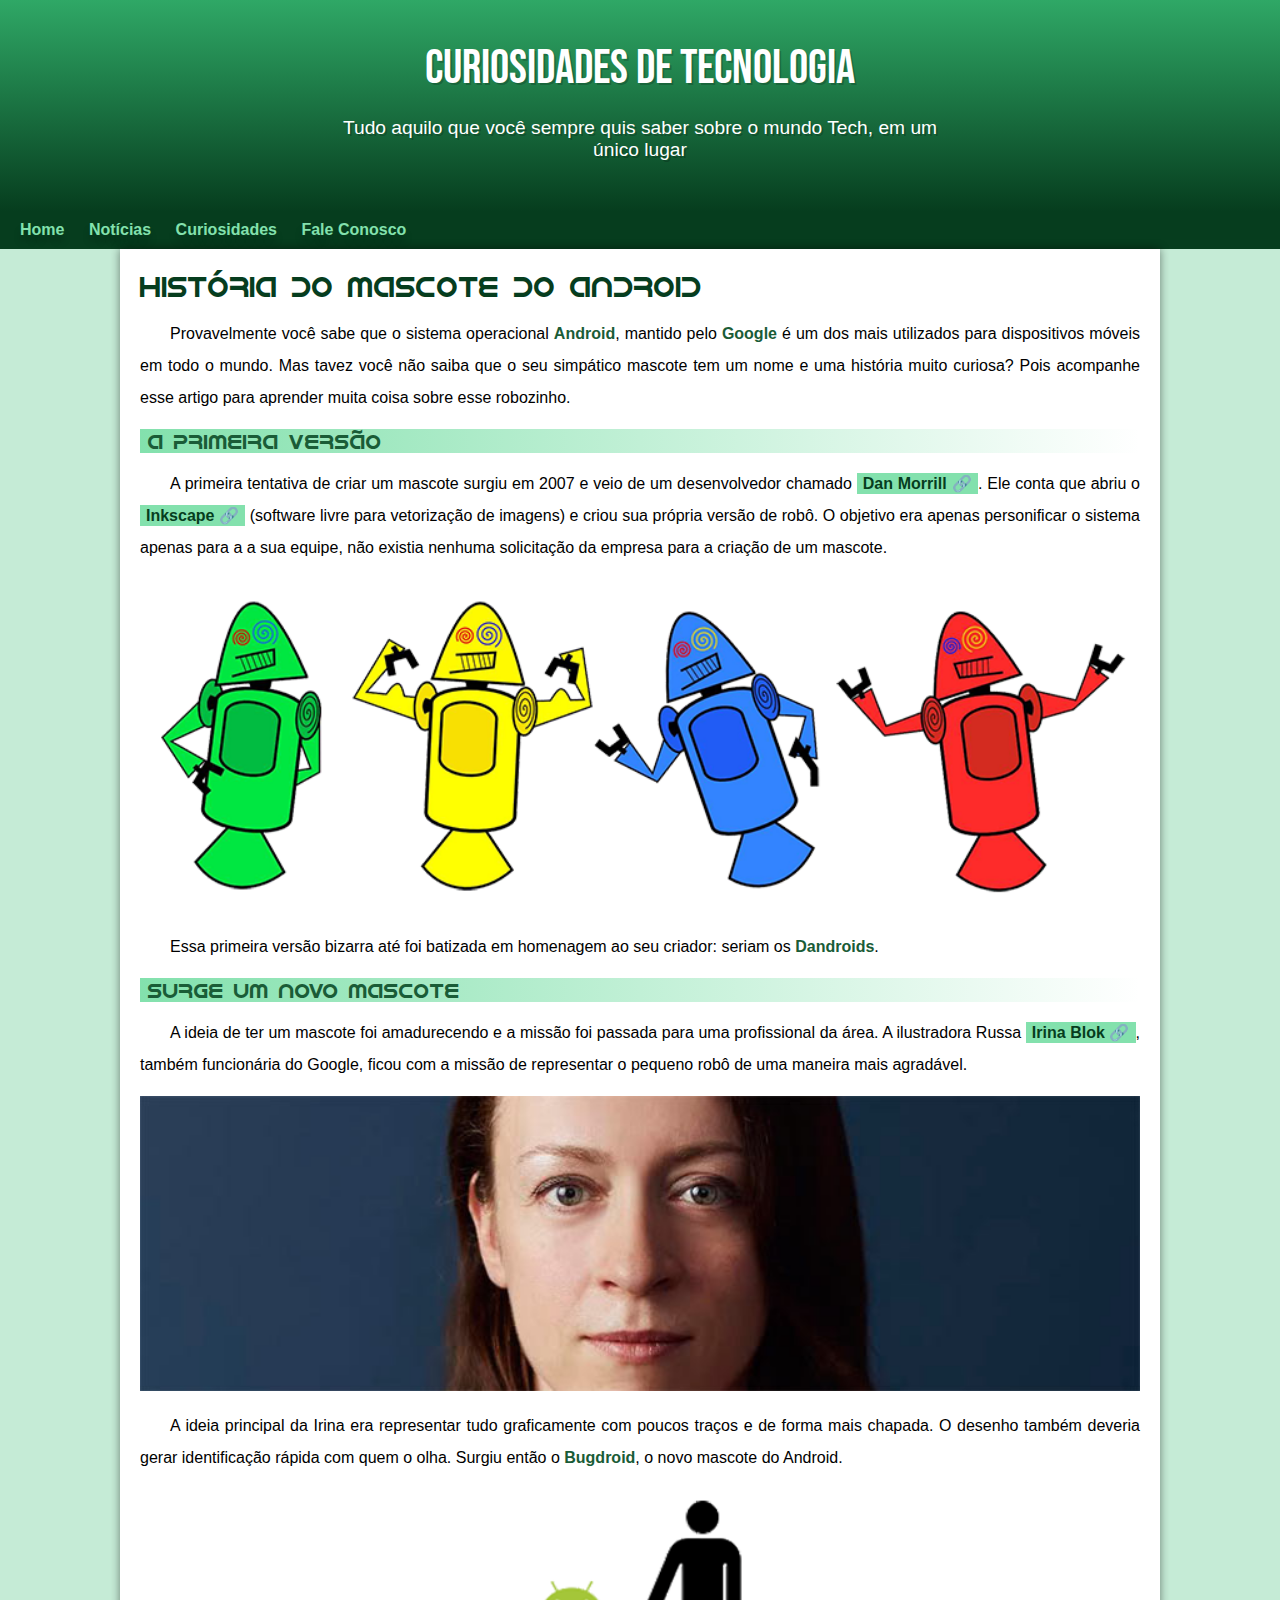
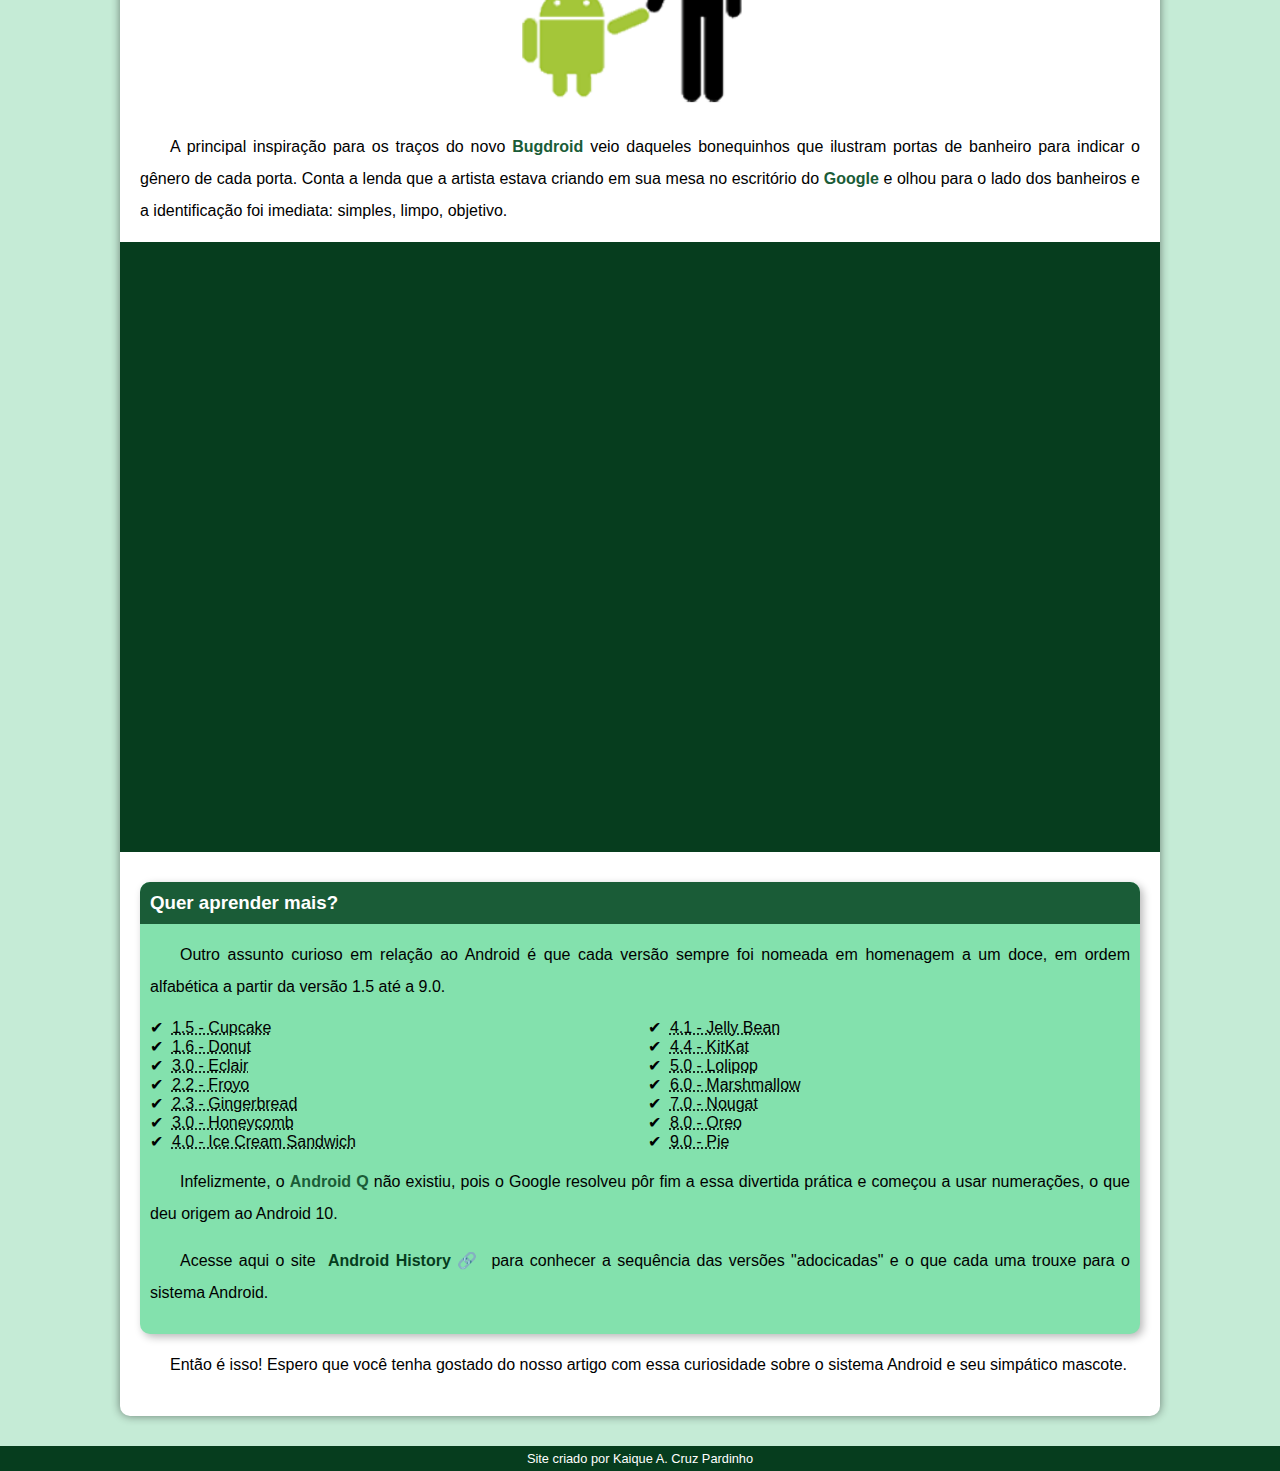
<file: android/index.html>
<!DOCTYPE html>
<html lang="pt-br">
<head>
    <meta charset="UTF-8">
    <meta http-equiv="X-UA-Compatible" content="IE=edge">
    <meta name="viewport" content="width=device-width, initial-scale=1.0">
    <title>Android</title>
    <link rel="shortcut icon" href="imagens/favicon.ico" type="image/x-icon">
    <link rel="stylesheet" href="estilo/style.css">
</head>
<body>
    <header>
        <h1>Curiosidades de Tecnologia</h1>
        <p>Tudo aquilo que você sempre quis saber sobre o mundo Tech, em um único lugar</p>
    </header>
    <nav>
        <a href="#">Home</a>
        <a href="#">Notícias</a>
        <a href="#">Curiosidades</a>
        <a href="#">Fale Conosco</a>
    </nav>
    <main>
        <article>
            <h1>História do Mascote do Android</h1>

            <p>Provavelmente você sabe que o sistema operacional <strong>Android</strong>, mantido pelo <strong>Google</strong> é um dos mais utilizados para dispositivos móveis em todo o mundo. Mas tavez você não saiba que o seu simpático mascote tem um nome e uma história muito curiosa? Pois acompanhe esse artigo para aprender muita coisa sobre esse robozinho.</p>

            <h2>A primeira versão</h2>

            <p>A primeira tentativa de criar um mascote surgiu em 2007 e veio de um desenvolvedor chamado <a href="https://androidcommunity.com/dan-morrill-shows-us-the-android-mascot-that-almost-was-20130103/" target="_blank"class="externo">Dan Morrill</a>. Ele conta que abriu o <a href="https://inkscape.org/pt-br/" target="_blank"class="externo">Inkscape</a> (software livre para vetorização de imagens) e criou sua própria versão de robô. O objetivo era apenas personificar o sistema apenas para a a sua equipe, não existia nenhuma solicitação da empresa para a criação de um mascote.</p>

            <picture>
                <source media="(max-width: 670px)" srcset="imagens/dan-droids-pq.png">
                <img src="imagens/dan-droids.png" alt="primeiro mascote">
            </picture>

            <p>Essa primeira versão bizarra até foi batizada em homenagem ao seu criador: seriam os <strong>Dandroids</strong>.</p>

            <h2>Surge um novo mascote</h2>

            <p>A ideia de ter um mascote foi amadurecendo e a missão foi passada para uma profissional da área. A ilustradora Russa <a href="https://www.irinablok.com/android" target="_blank"class="externo">Irina Blok</a>, também funcionária do Google, ficou com a missão de representar o pequeno robô de uma maneira mais agradável.</p>

            <picture>
                <source media="(max-width: 670px)" srcset="imagens/irina-blok-pq.jpg">
                <img src="imagens/irina-blok.jpg" alt="Irina Blok">
            </picture>

            <p>A ideia principal da Irina era representar tudo graficamente com poucos traços e de forma mais chapada. O desenho também deveria gerar identificação rápida com quem o olha. Surgiu então o <strong>Bugdroid</strong>, o novo mascote do Android.</p>

            <img src="imagens/bugdroid.png" class="pequena" alt="bugdroid">

            <p>A principal inspiração para os traços do novo <strong>Bugdroid</strong> veio daqueles bonequinhos que ilustram portas de banheiro para indicar o gênero de cada porta. Conta a lenda que a artista estava criando em sua mesa no escritório do <strong>Google</strong> e olhou para o lado dos banheiros e a identificação foi imediata: simples, limpo, objetivo.</p>

            <div class="video">
                <iframe width="560" height="315" src="https://www.youtube.com/embed/l2UDgpLz20M" title="YouTube video player" frameborder="0" allow="accelerometer; autoplay; clipboard-write; encrypted-media; gyroscope; picture-in-picture" allowfullscreen></iframe>
            </div>
            
            <aside>
                <h3>Quer aprender mais?</h3>

                <p>Outro assunto curioso em relação ao Android é que cada versão sempre foi nomeada em homenagem a um doce, em ordem alfabética a partir da versão 1.5 até a 9.0.</p>

                <ul>
                    <li><abbr title="Bolo de Copo">1.5 - Cupcake</abbr></li>
                    <li><abbr title="Rosquinha">1.6 - Donut</abbr></li>
                    <li><abbr title="Bomba">3.0 - Eclair</abbr></li>
                    <li><abbr title="Iorgut Congelado">2.2 - Froyo</abbr></li>
                    <li><abbr title="Biscoito de Gengibre">2.3 - Gingerbread</abbr></li>
                    <li><abbr title="Favo de Mel">3.0 - Honeycomb</abbr></li>
                    <li><abbr title="Sanduichi de Sorvete">4.0 - Ice Cream Sandwich</abbr></li>
                    <li><abbr title="Jujuba">4.1 - Jelly Bean</abbr></li>
                    <li><abbr title="Kitkat">4.4 - KitKat</abbr></li>
                    <li><abbr title="Pirulito">5.0 - Lolipop</abbr></li>
                    <li><abbr title="Marshmallow">6.0 - Marshmallow</abbr></li>
                    <li><abbr title="Torrone">7.0 - Nougat</abbr></li>
                    <li><abbr title="Oreo">8.0 - Oreo</abbr></li>
                    <li><abbr title="Torta">9.0 - Pie</abbr></li>
                </ul>

                <p>Infelizmente, o <strong>Android Q</strong> não existiu, pois o Google resolveu pôr fim a essa divertida prática e começou a usar numerações, o que deu origem ao Android 10.</p>
                <p>Acesse aqui o site <a href="https://www.android.com/" target="_blank"class="externo">Android History</a> para conhecer a sequência das versões "adocicadas" e o que cada uma trouxe para o sistema Android.</p>
            </aside>

            <p>Então é isso! Espero que você tenha gostado do nosso artigo com essa curiosidade sobre o sistema Android e seu simpático mascote.</p>
        </article>
    </main>
    <footer>
        <p>Site criado por Kaique A. Cruz Pardinho</p>    
    </footer>
    
</body>
</html>
</file>
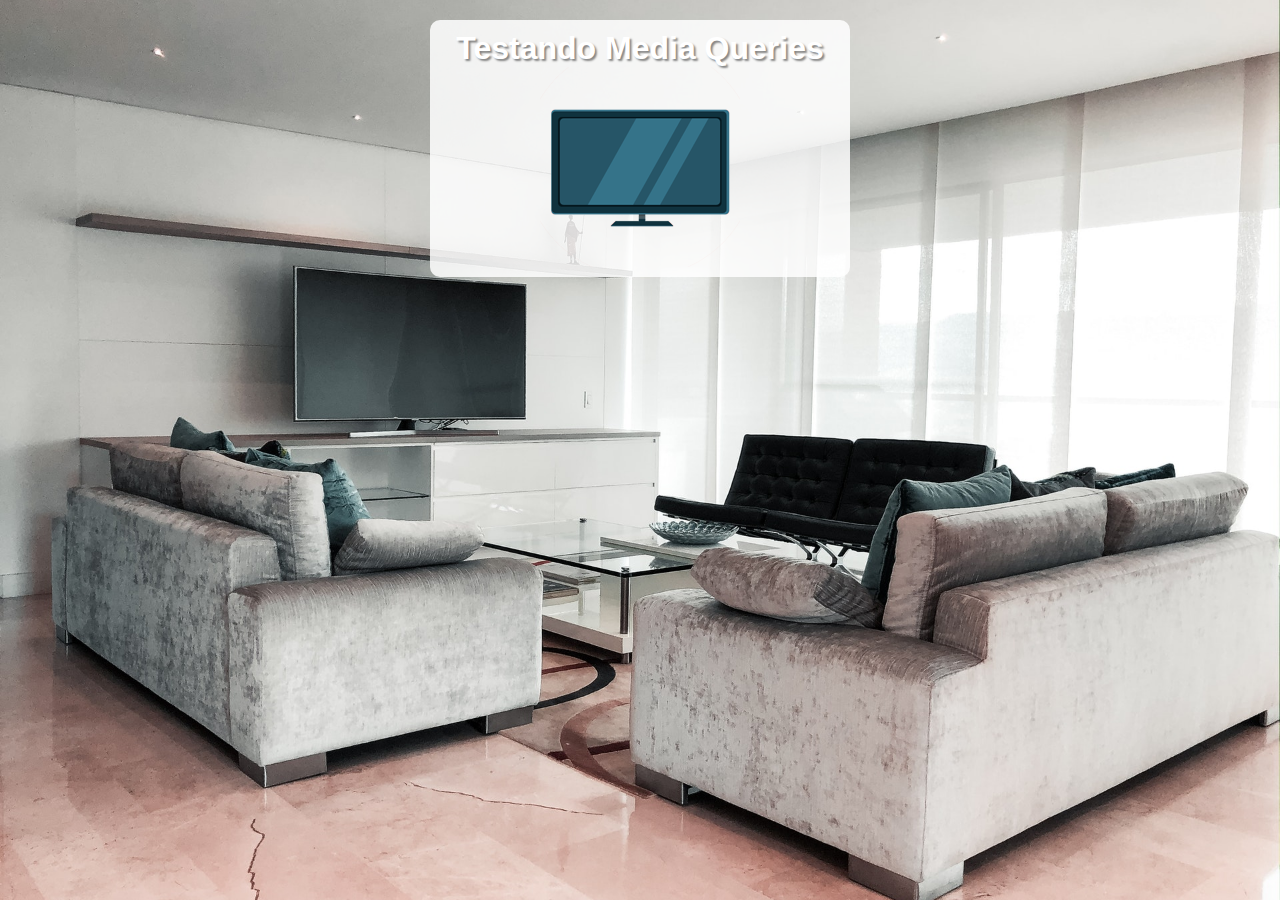
<file: mobile-first/index.html>
<!DOCTYPE html>
<html lang="pt-br">
<head>
    <meta charset="UTF-8">
    <meta http-equiv="X-UA-Compatible" content="IE=edge">
    <meta name="viewport" content="width=device-width, initial-scale=1.0">
    <title>Mobile firts</title>
    <link rel="stylesheet" href="estilo/style.css" media="all">
    <link rel="stylesheet" href="estilo/media-query.css">
</head>
<body>
    <main>
        <h1>Testando Media Queries</h1>
        <img id="fn" src="imagens/icon-phone.png" alt="Acessando via smartphone">
        <img id="tb" src="imagens/icon-tablet.png" alt="Acessando via tablet">
        <img id="pt" src="imagens/icon-print.png" alt="Versão para impressão">
        <img id="dp" src="imagens/icon-pc.png" alt="Versão para Desktop">
        <img id="tv" src="imagens/icon-tv.png" alt="Versão para TV">
    </main>
</body>
</html>
</file>
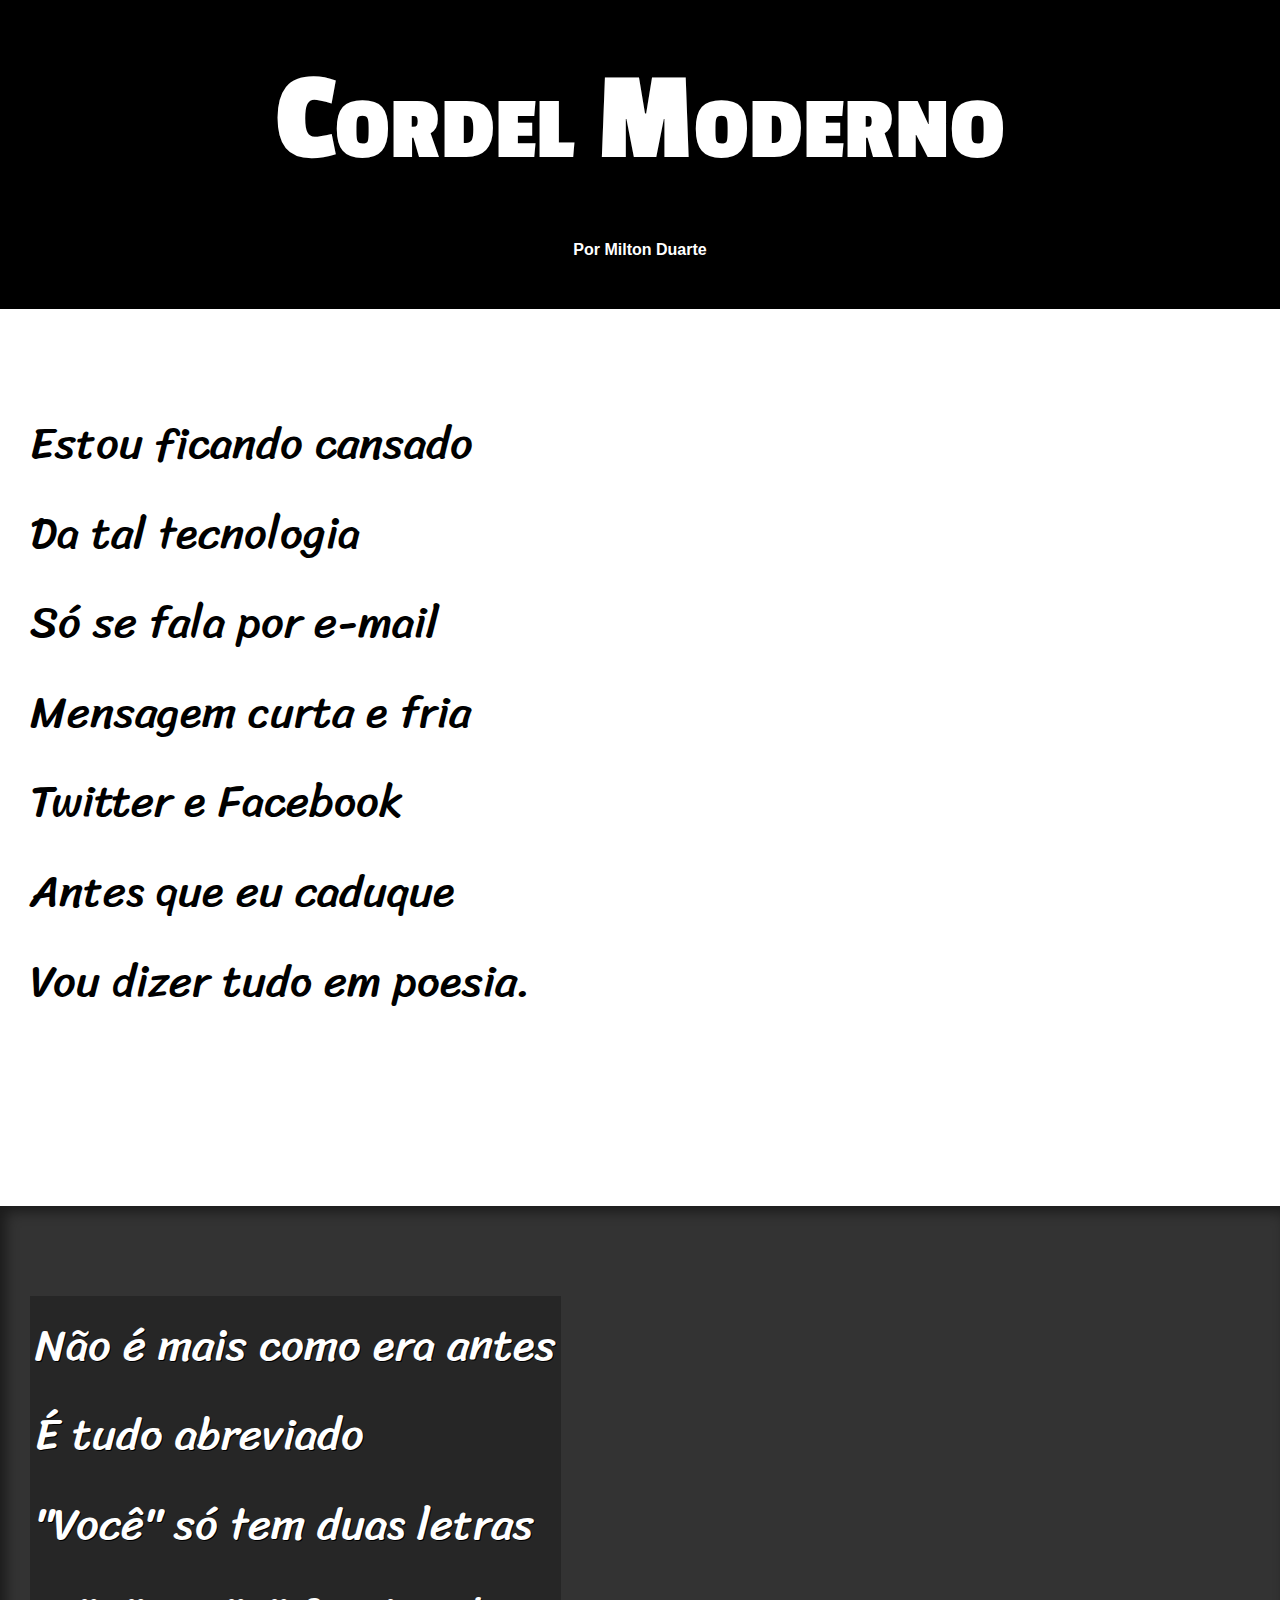
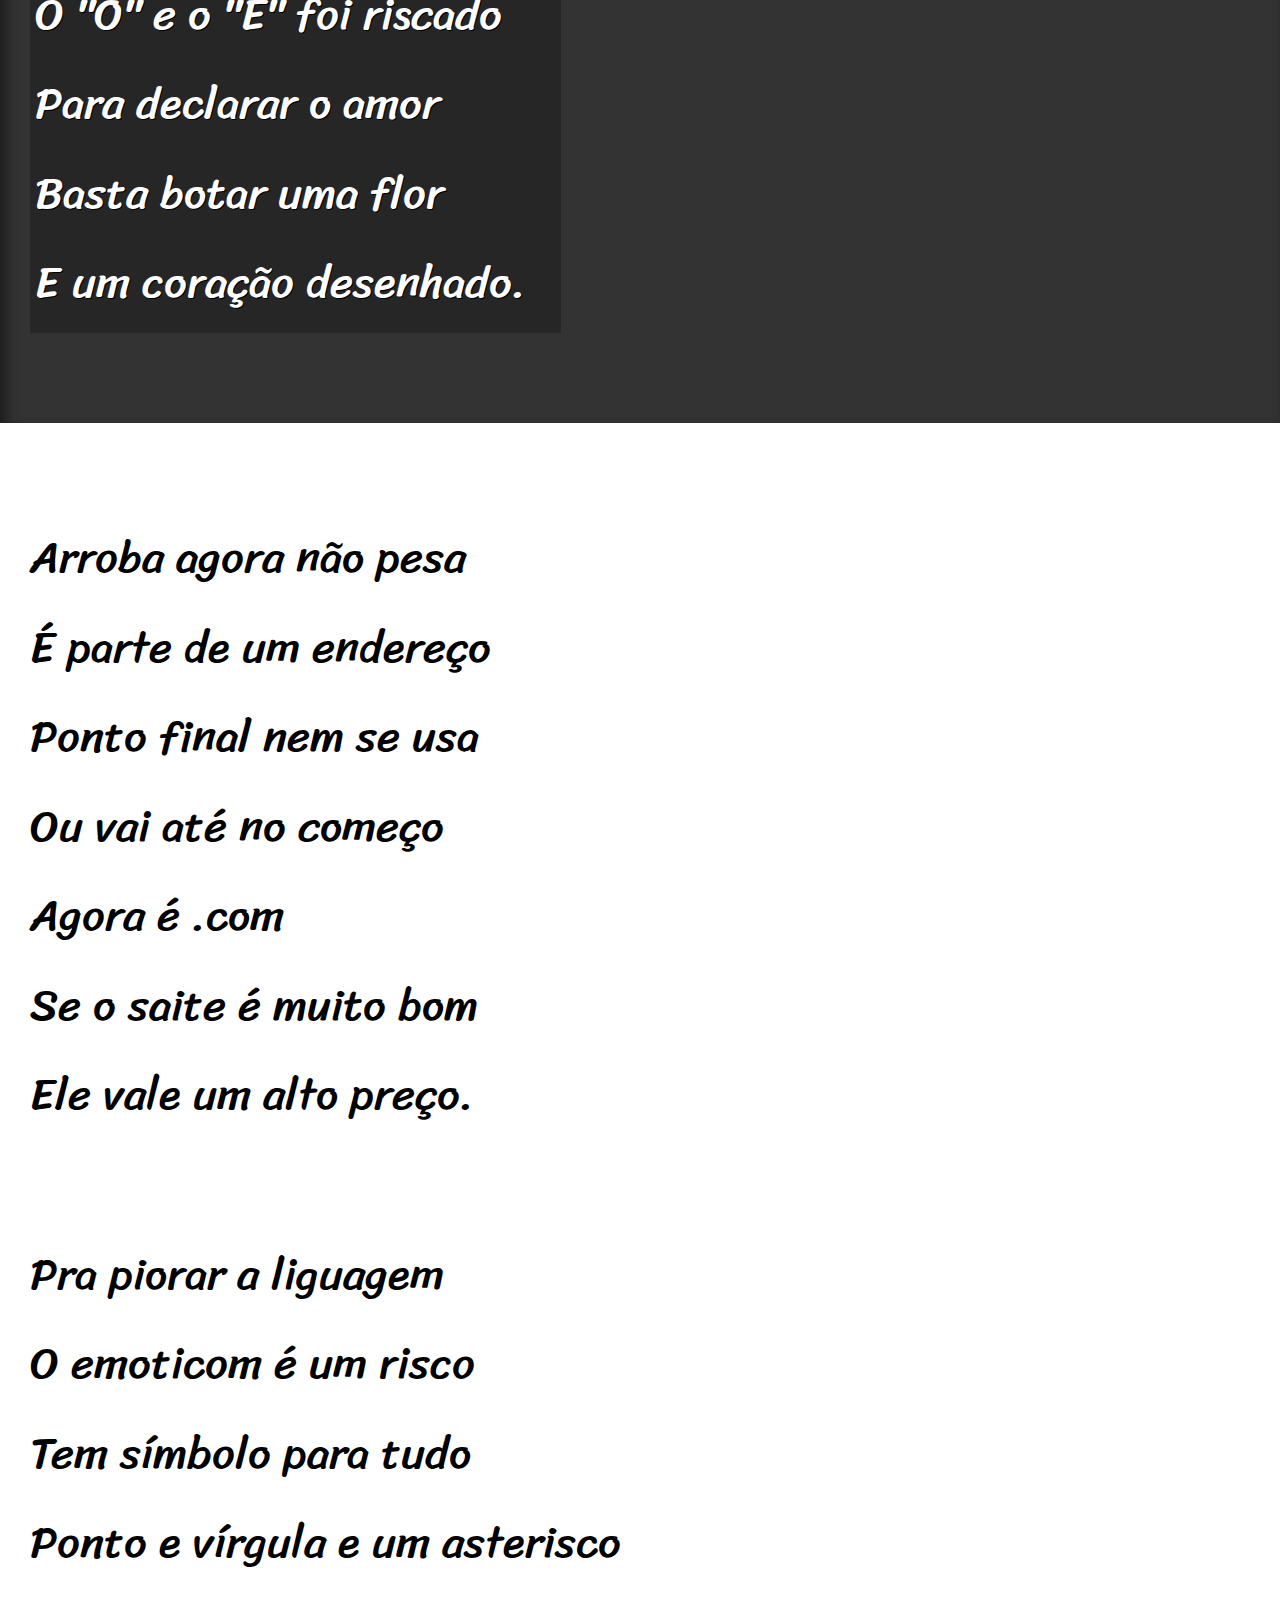
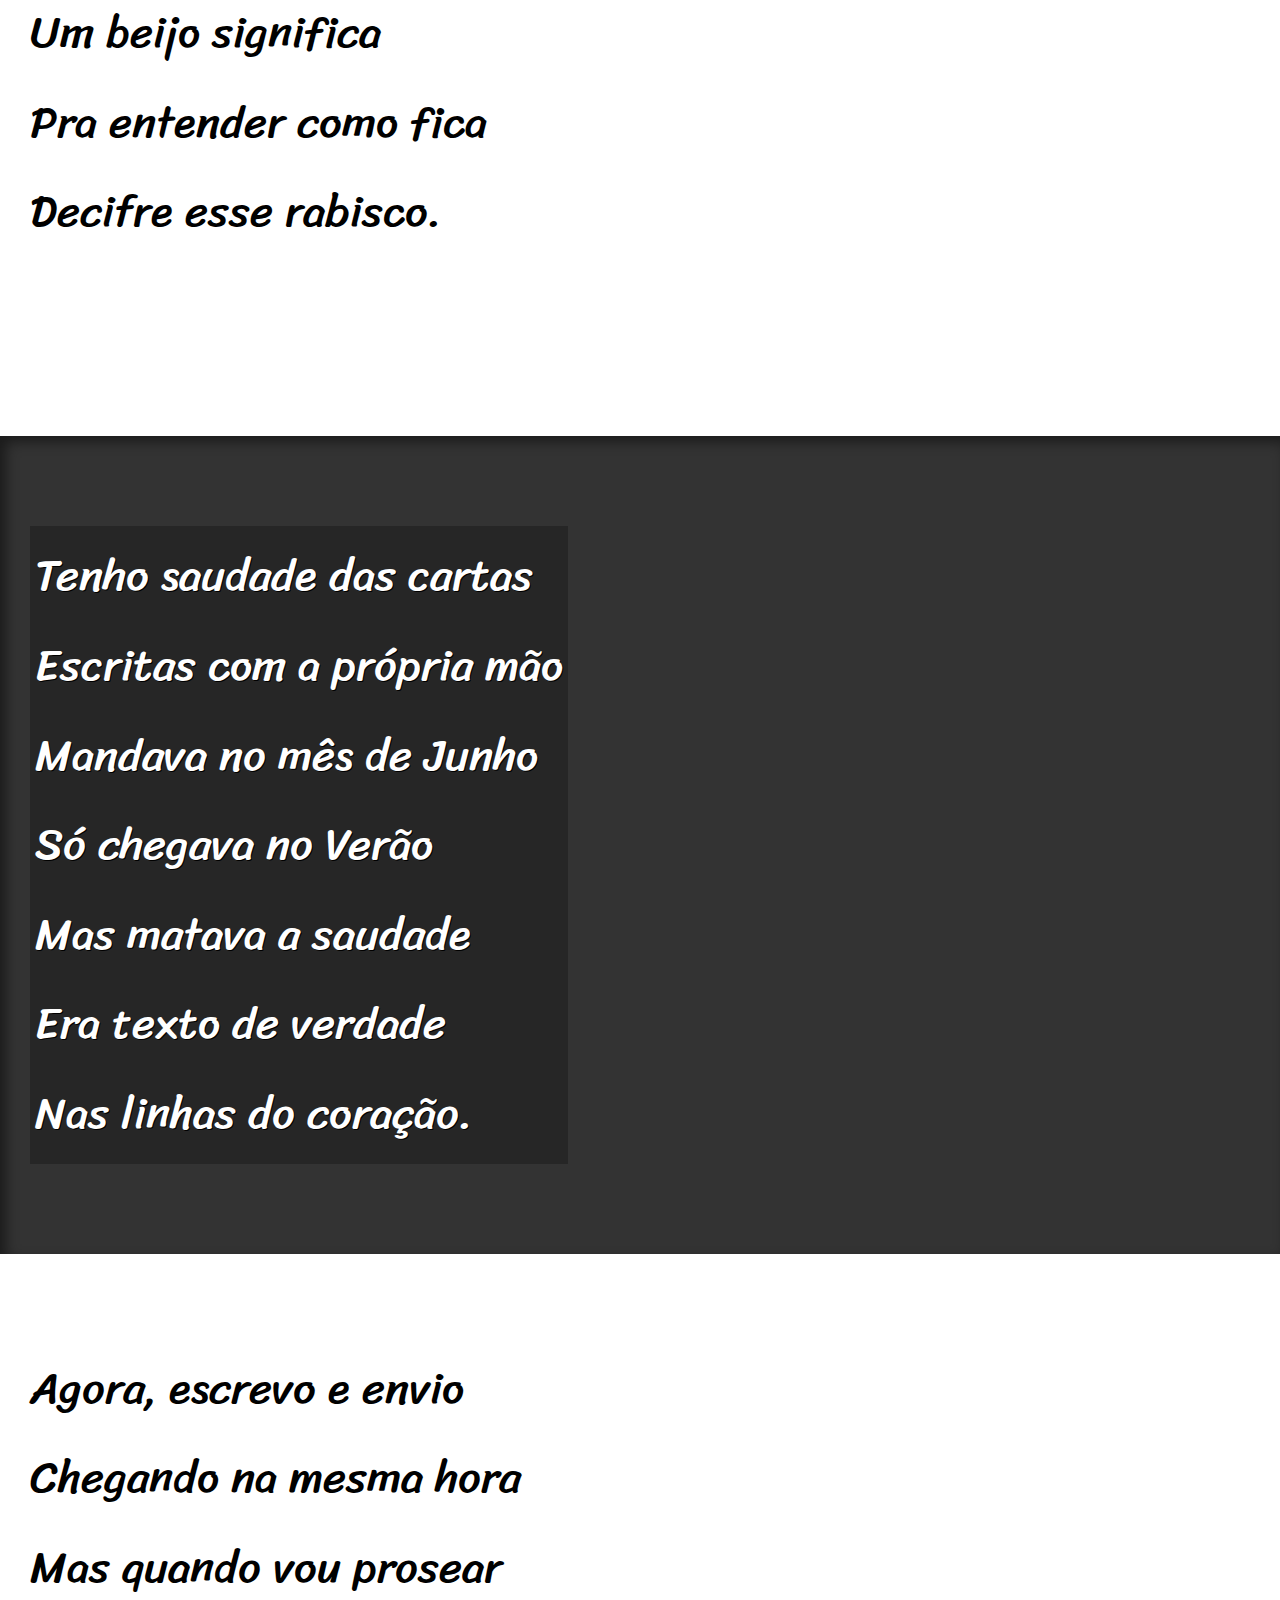
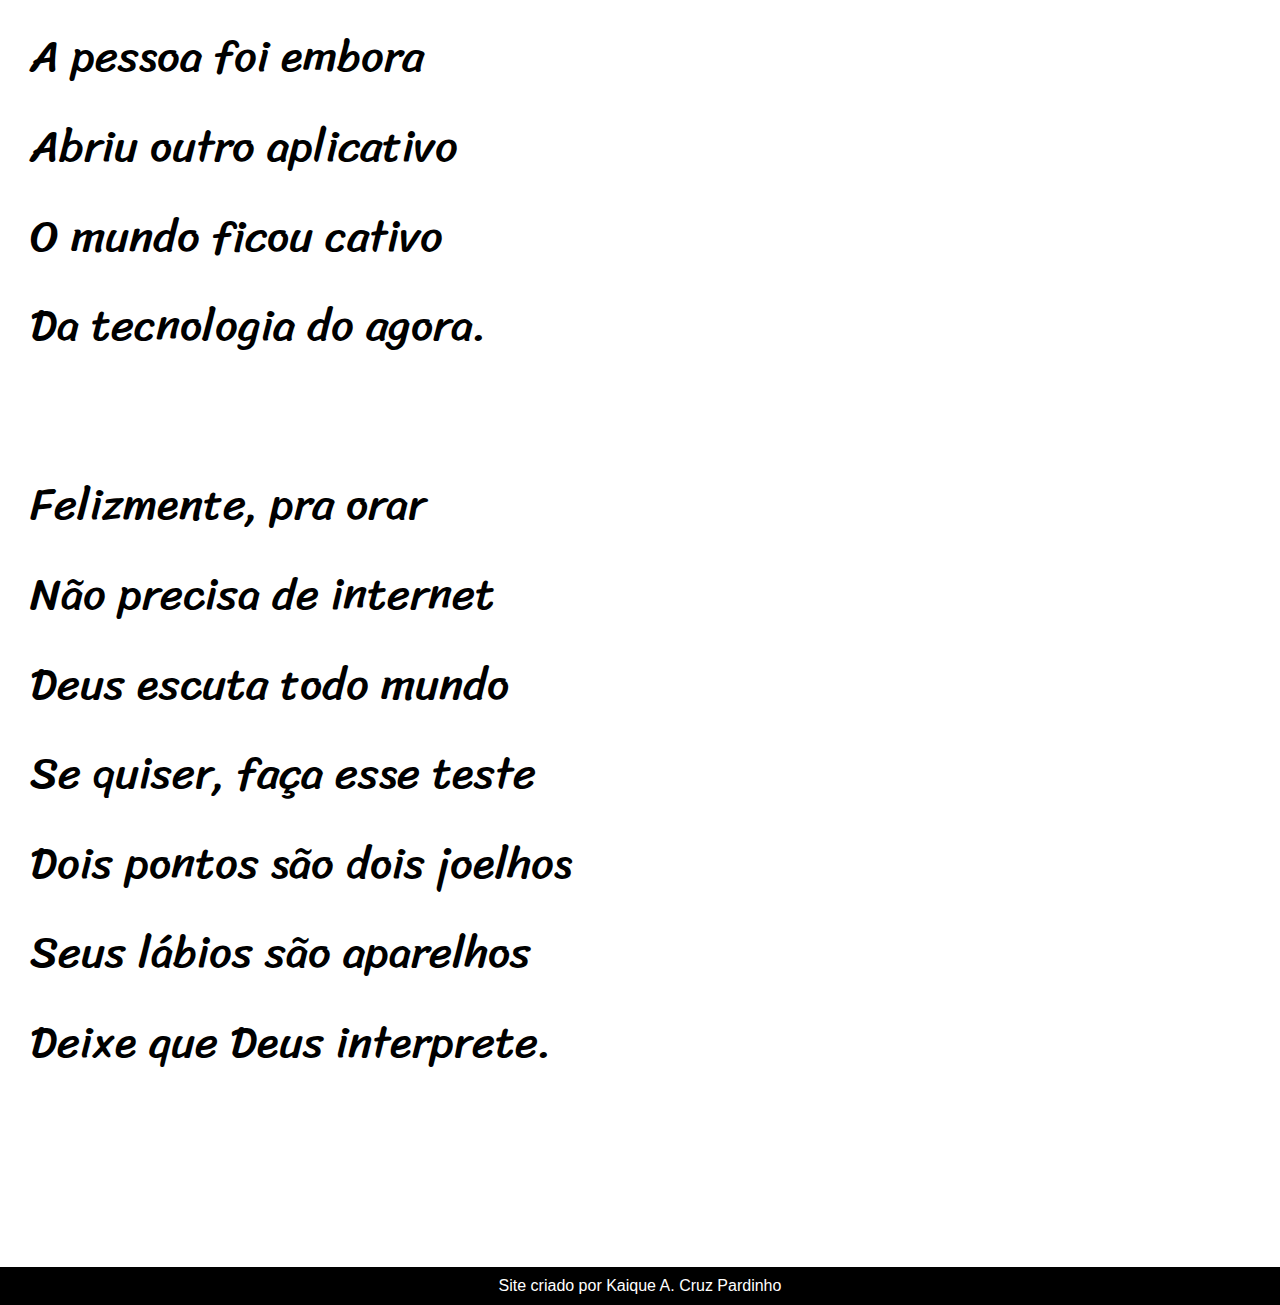
<file: projeto-cordel/index.html>
<!DOCTYPE html>
<html lang="pt-br">
<head>
    <meta charset="UTF-8">
    <meta http-equiv="X-UA-Compatible" content="IE=edge">
    <meta name="viewport" content="width=device-width, initial-scale=1.0">
    <title>Projeto Cordel</title>
    <link rel="stylesheet" href="estilo/style.css">
</head>
<body>
    <header>
        <h1>
            Cordel Moderno
        </h1>
        <p>
            <a href="https://www.recantodasletras.com.br/poesias/3186743" target="_blank">Por Milton Duarte</a>
        </p>
    </header>

    <section class="normal">
        <p>
            Estou ficando cansado <br>
            Da tal tecnologia <br>
            Só se fala por e-mail <br>
            Mensagem curta e fria <br>
            Twitter e Facebook <br>
            Antes que eu caduque <br>
            Vou dizer tudo em poesia.
        </p>
    </section>

    <section class="imagem" id="img01">
        <p>
            Não é mais como era antes <br>
            É tudo abreviado <br>
            "Você" só tem duas letras <br>
            O "O" e o "E" foi riscado <br>
            Para declarar o amor <br>
            Basta botar uma flor <br>
            E um coração desenhado.
        </p>
    </section>

    <section class="normal">
        <p>
            Arroba agora não pesa <br>
            É parte de um endereço <br>
            Ponto final nem se usa <br>
            Ou vai até no começo <br>
            Agora é .com <br>
            Se o saite é muito bom <br>
            Ele vale um alto preço. <br>
        </p>

        <p>
            Pra piorar a liguagem <br>
            O emoticom é um risco <br>
            Tem símbolo para tudo <br>
            Ponto e vírgula e um asterisco <br>
            Um beijo significa <br>
            Pra entender como fica <br>
            Decifre esse rabisco.
        </p>
    </section>

    <section class="imagem" id="img02">
        <p>
            Tenho saudade das cartas <br>
            Escritas com a própria mão <br>
            Mandava no mês de Junho <br>
            Só chegava no Verão <br>
            Mas matava a saudade <br>
            Era texto de verdade <br>
            Nas linhas do coração.
        </p>
    </section>

    <section class="normal">
        <p>
            Agora, escrevo e envio <br>
            Chegando na mesma hora <br>
            Mas quando vou prosear <br>
            A pessoa foi embora <br>
            Abriu outro aplicativo <br>
            O mundo ficou cativo <br>
            Da tecnologia do agora. <br>
        </p>    
            
        <p>
            Felizmente, pra orar <br>
            Não precisa de internet <br>
            Deus escuta todo mundo <br>
            Se quiser, faça esse teste <br>
            Dois pontos são dois joelhos <br>
            Seus lábios são aparelhos <br>
            Deixe que Deus interprete.
        </p>
    </section>

    <footer>
        <p>Site criado por Kaique A. Cruz Pardinho</p>
    </footer>
</body>
</html>
</file>
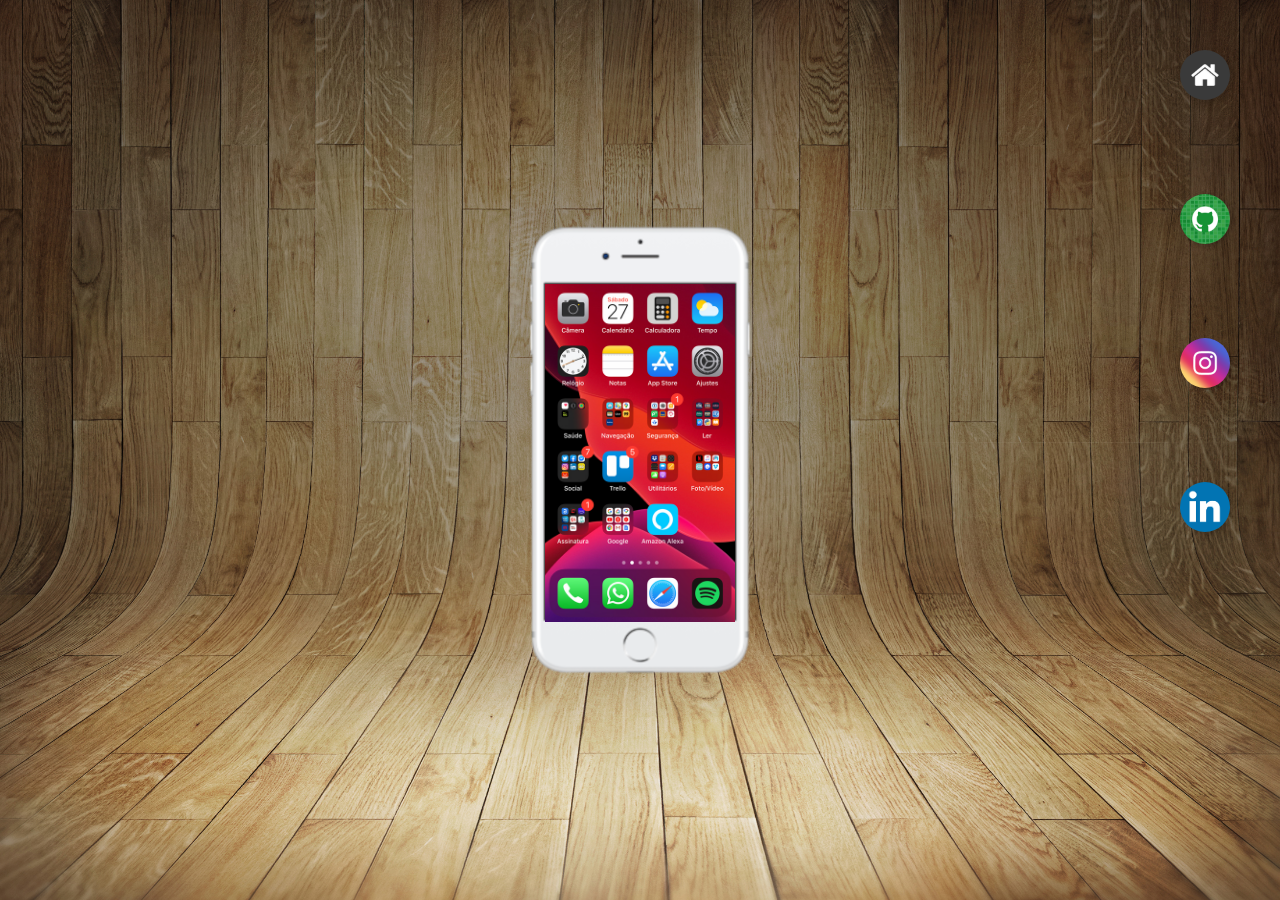
<file: rede-social/index.html>
<!DOCTYPE html>
<html lang="pt-br">
<head>
    <meta charset="UTF-8">
    <meta http-equiv="X-UA-Compatible" content="IE=edge">
    <meta name="viewport" content="width=device-width, initial-scale=1.0">
    <title>Projeto Rede Social</title>
    <link rel="shortcut icon" href="favicon.ico" type="image/x-icon">
    <link rel="stylesheet" href="estilo/style.css">
</head>
<body>
    <main>
        <section id="fone">
            <iframe src="home.html" frameborder="0" name="tela" id="tela"></iframe>

        </section>
        <section id="rs">
            <a href="home.html" target="tela"><img src="imagens/logo-home.jpg" alt="home"></a><br>

            <a href="pag001.html" target="tela"><img src="imagens/logo-github.jpg" alt="Github"></a><br>

            <a href="pag002.html" target="tela"><img src="imagens/logo-instagram.jpg" alt="Instagram"></a><br>

            <a href="pag003.html" target="tela"><img src="imagens/logo-linkedin.jpg" alt="Linkedin"></a><br>
        </section>
    </main>
</body>
</html>
</file>
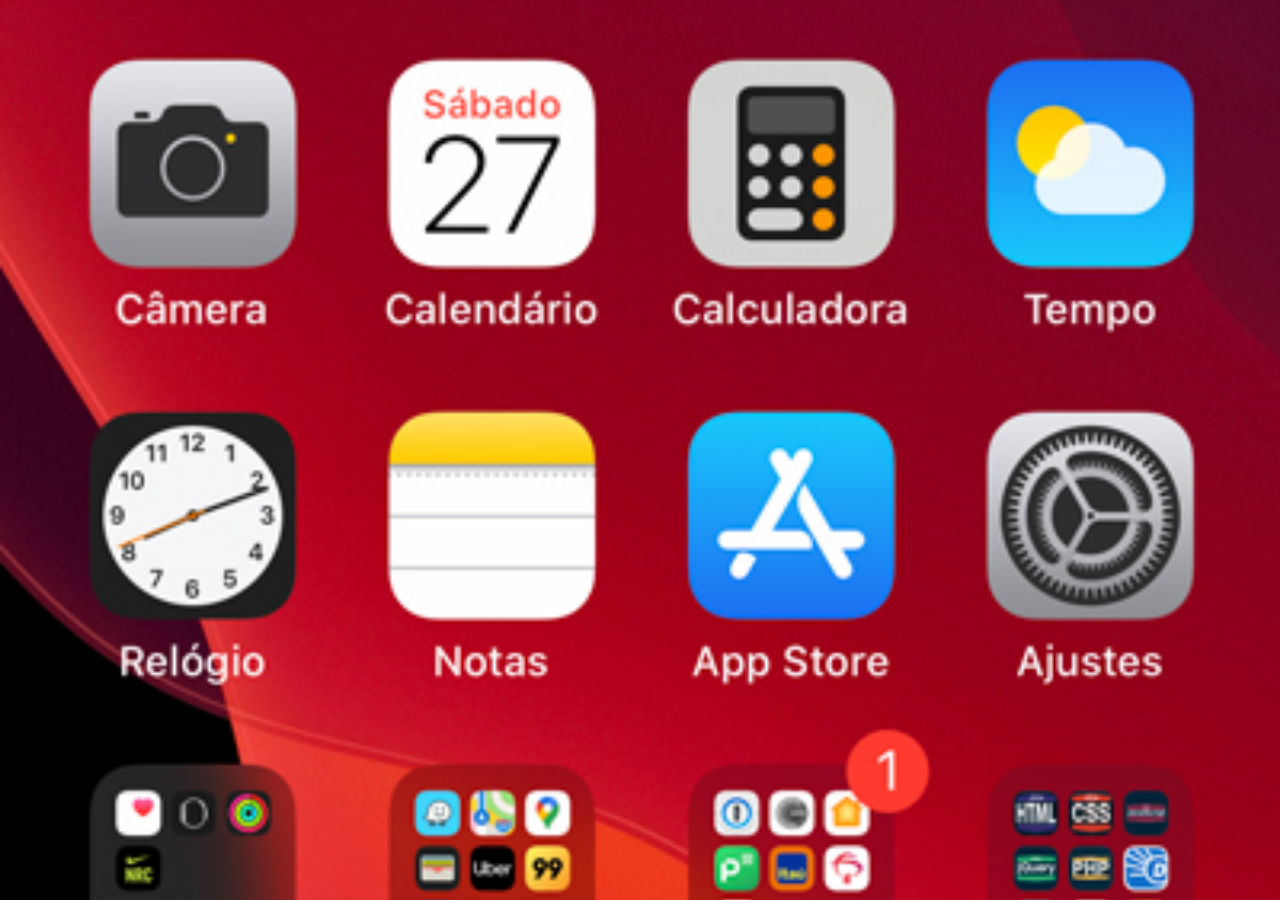
<file: rede-social/home.html>
<!DOCTYPE html>
<html lang="pt-br">
<head>
    <meta charset="UTF-8">
    <meta http-equiv="X-UA-Compatible" content="IE=edge">
    <meta name="viewport" content="width=device-width, initial-scale=1.0">
    <title>Home</title>
    <style>
        * {
            margin: 0px;
            padding: 0px;
        }

        body {
            width: 100vw;
            height: 100vh;
            background: black url('imagens/tela-home.jpg') no-repeat top center;
            background-size: cover;
        }
    </style>
</head>
<body>
    
</body>
</html>
</file>
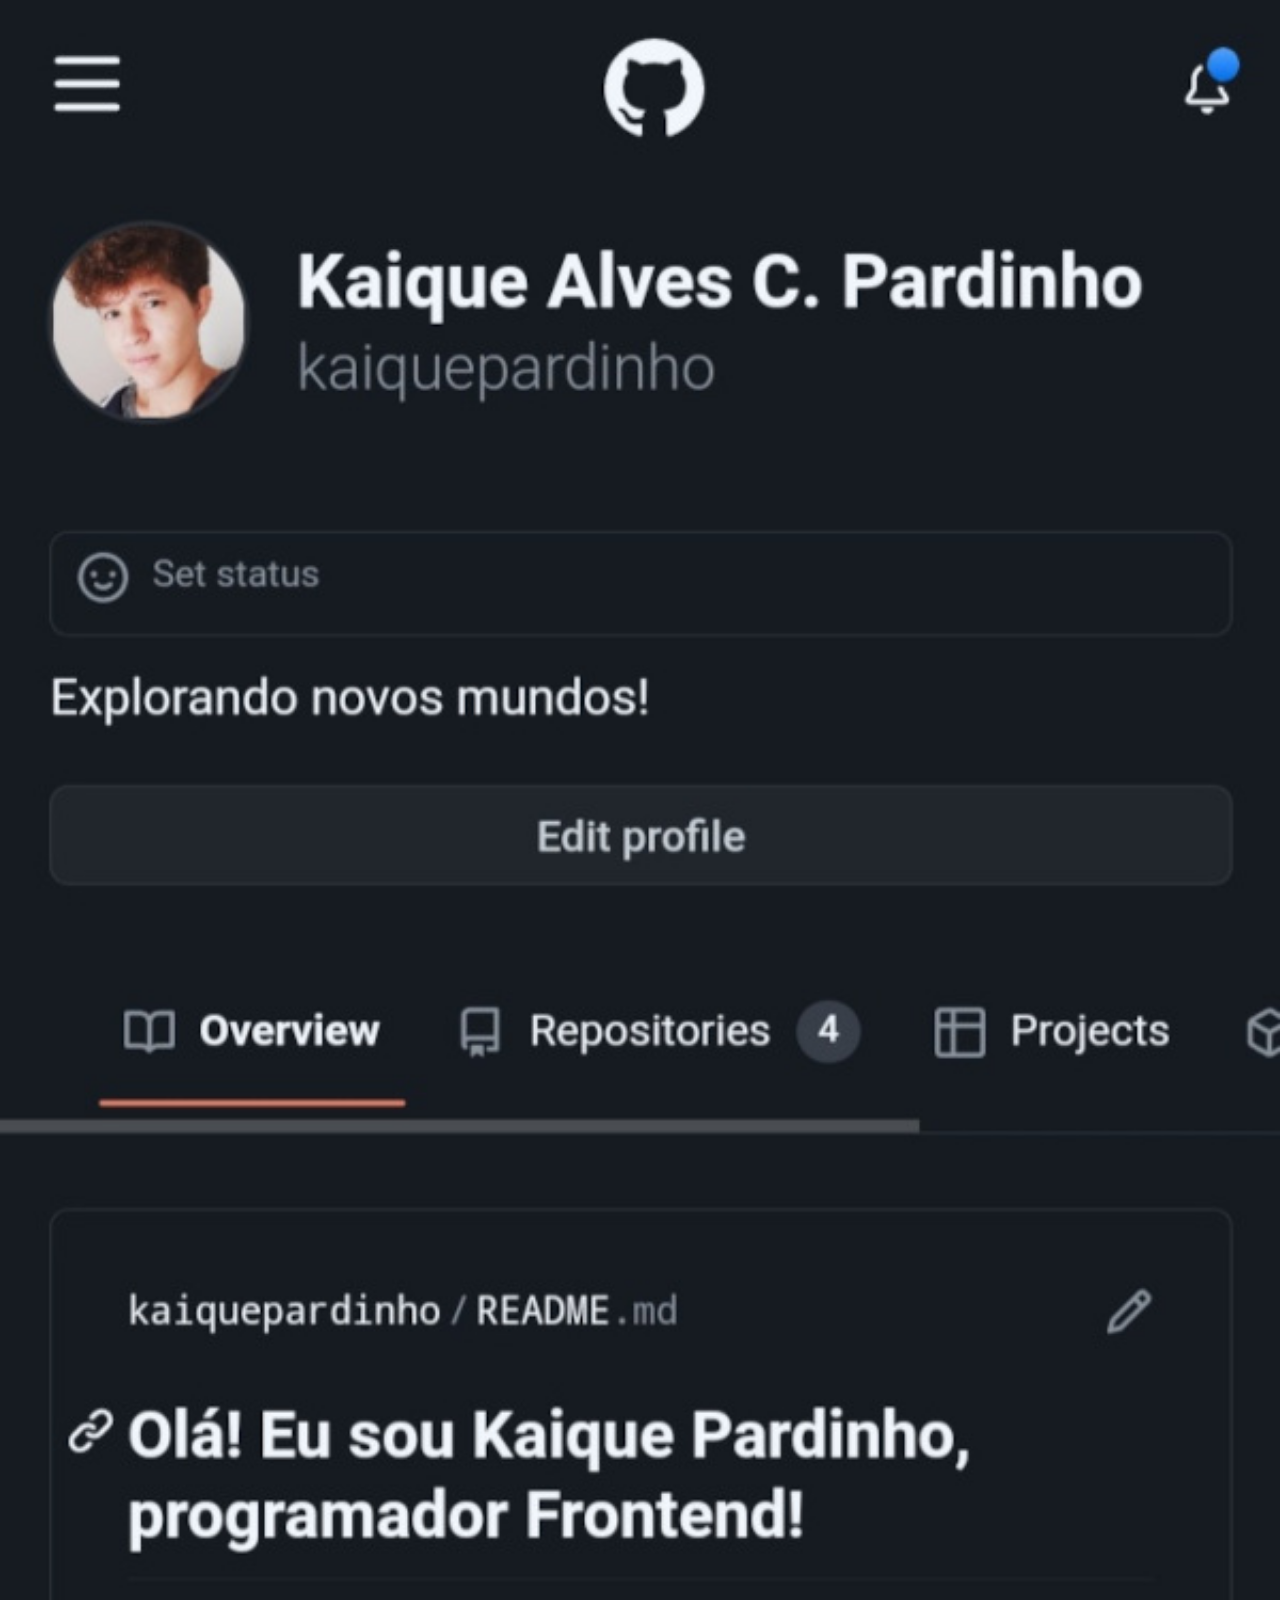
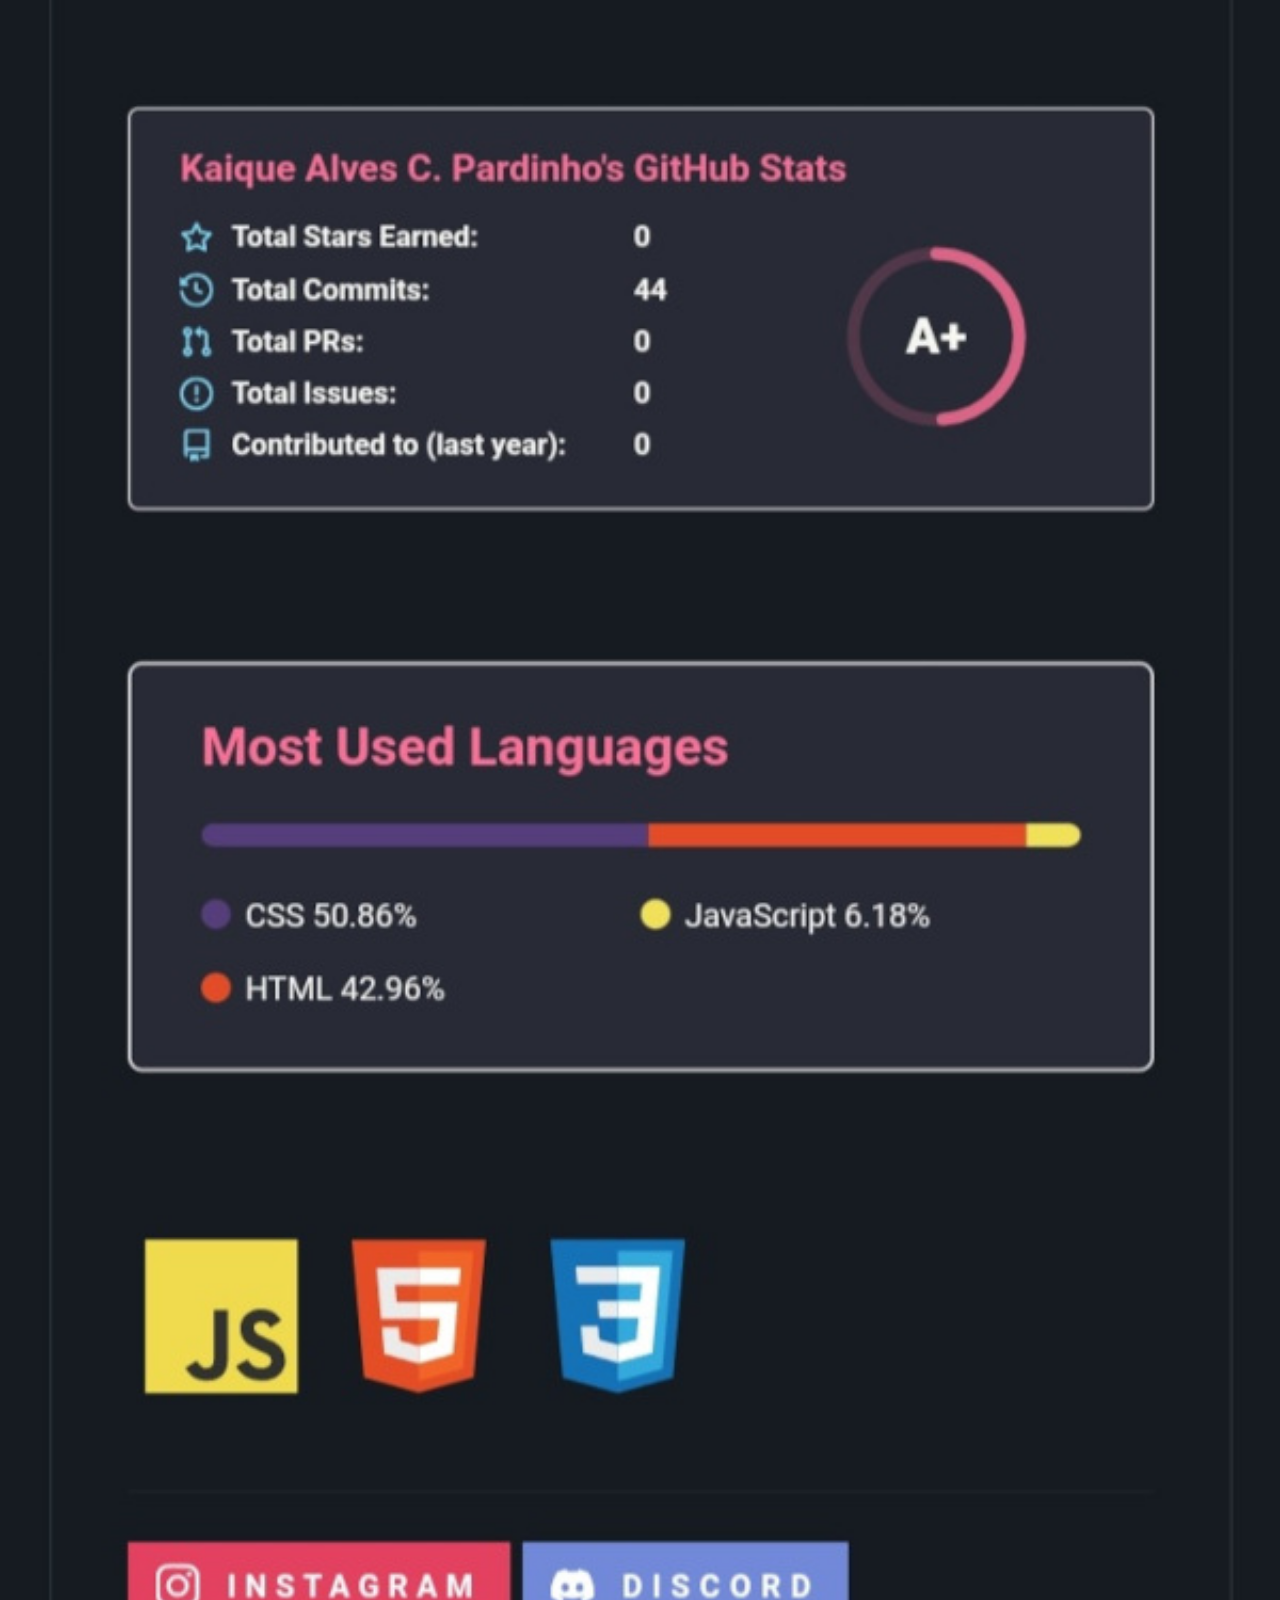
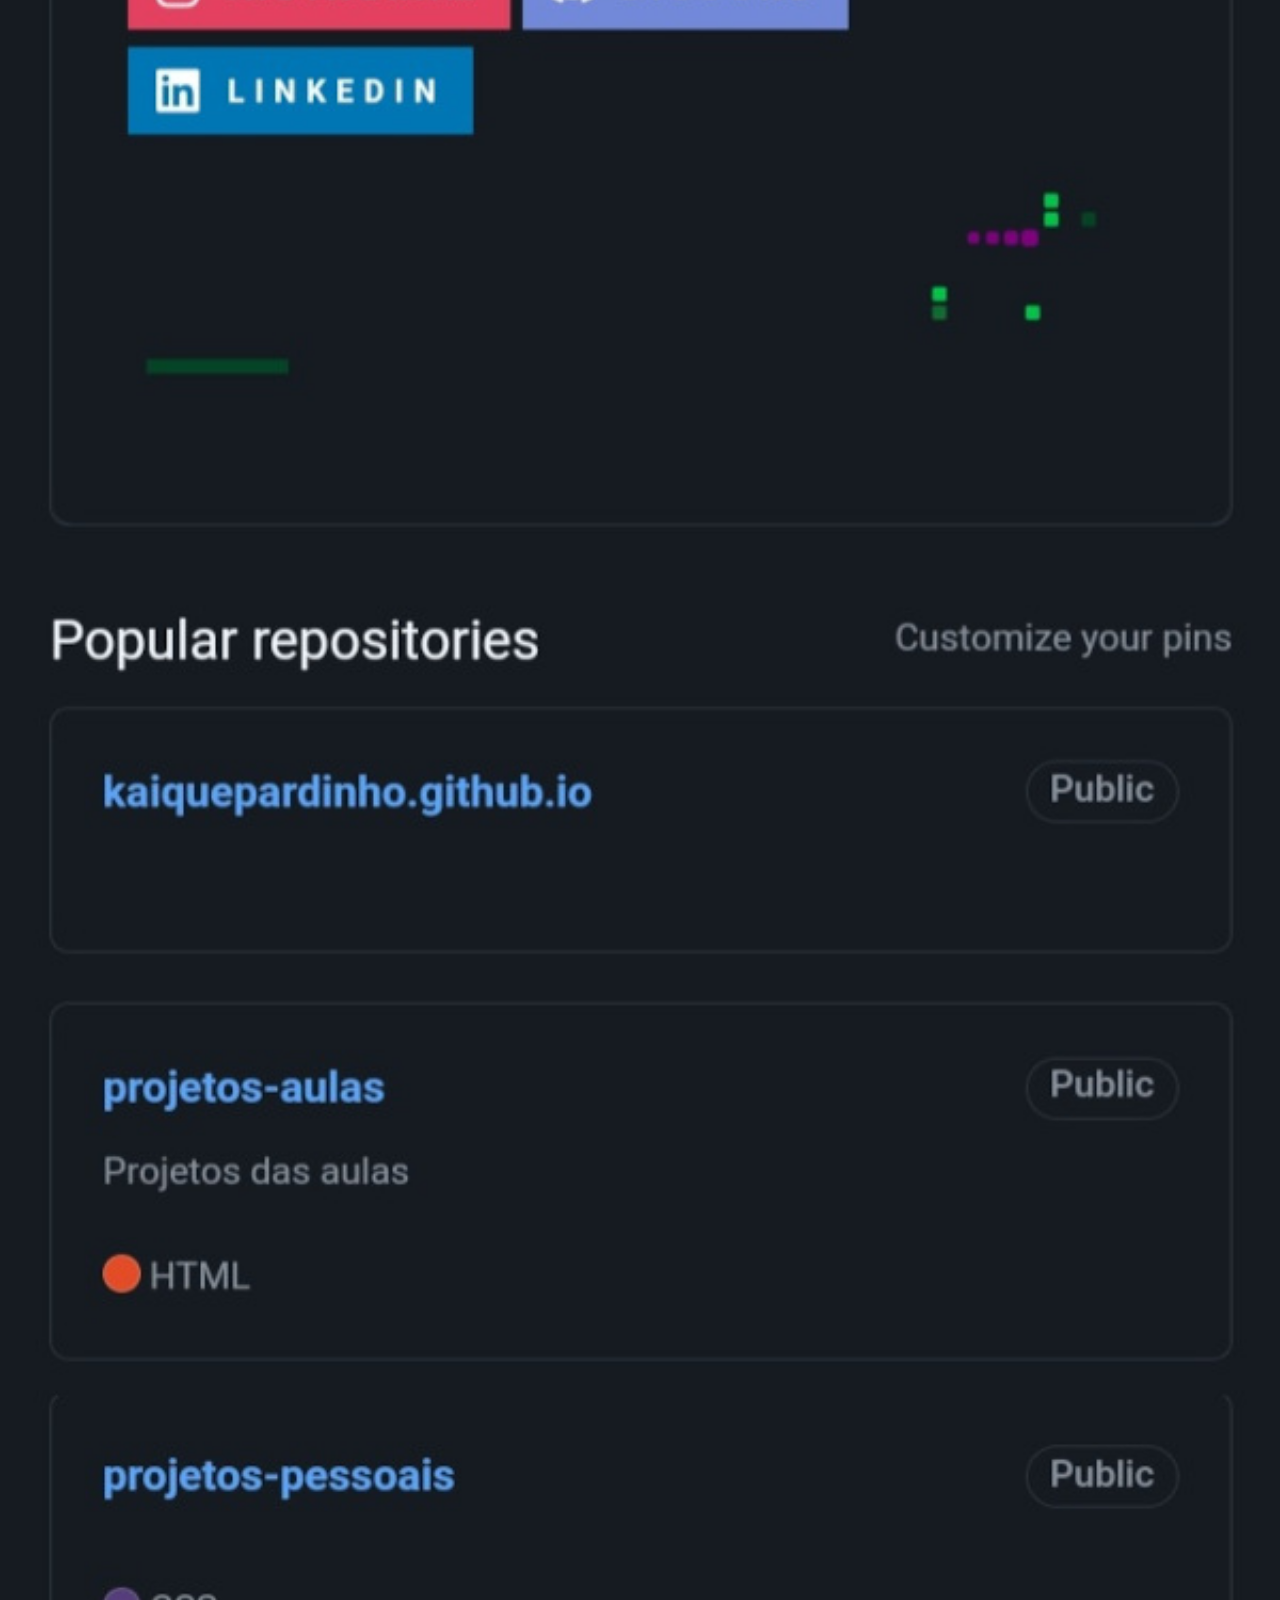
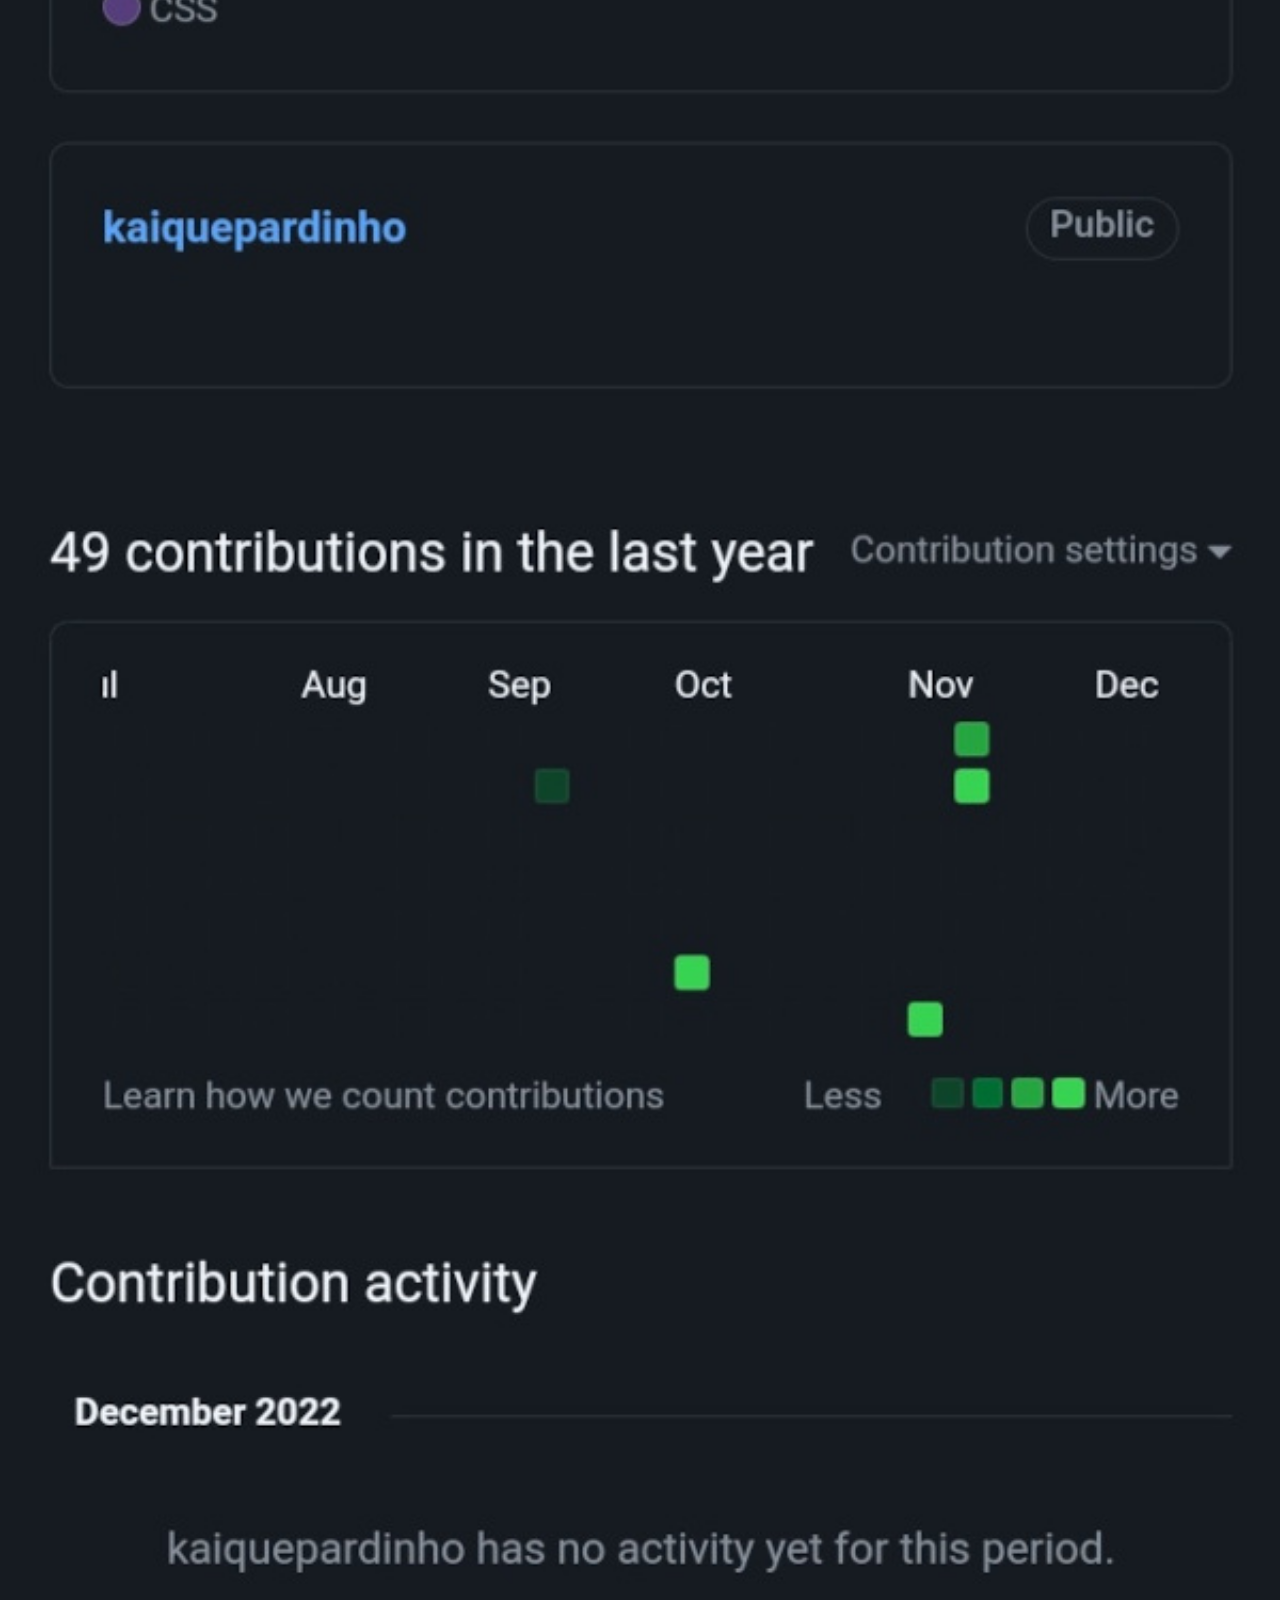
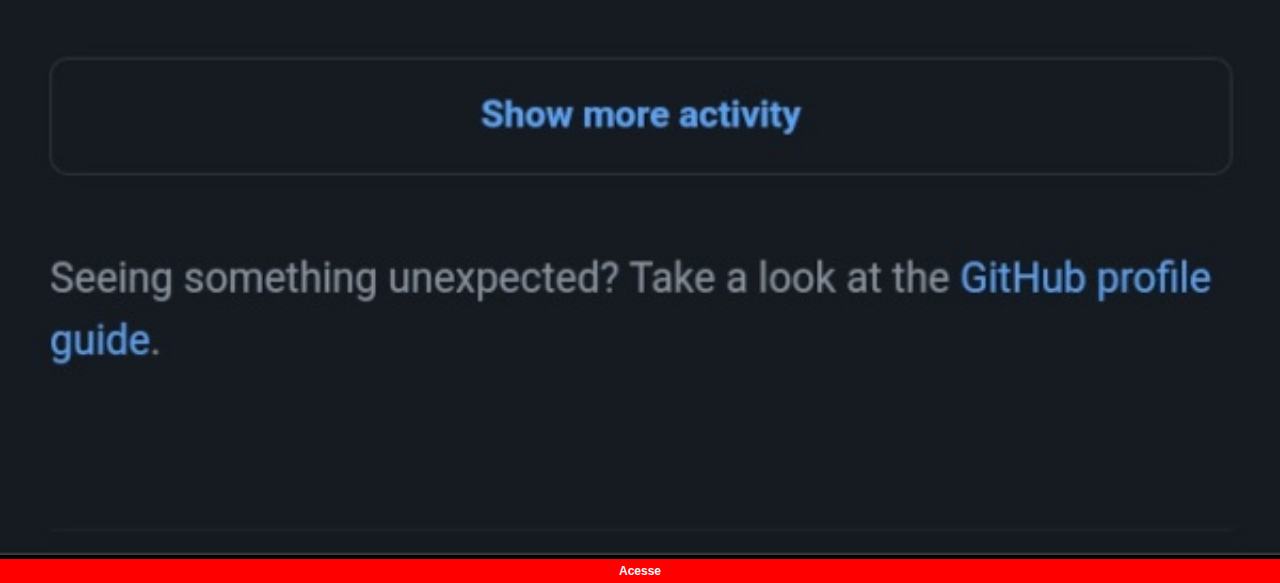
<file: rede-social/pag001.html>
<!DOCTYPE html>
<html lang="pt-br">
<head>
    <meta charset="UTF-8">
    <meta http-equiv="X-UA-Compatible" content="IE=edge">
    <meta name="viewport" content="width=device-width, initial-scale=1.0">
    <title>Youtube</title>
    <link rel="stylesheet" href="estilo/social.css">
</head>
<body>
    <img src="imagens/tela-github.jpg">
    <a href="https://github.com/kaiquepardinho" target="_blank">Acesse</a>
    
</body>
</html>
</file>
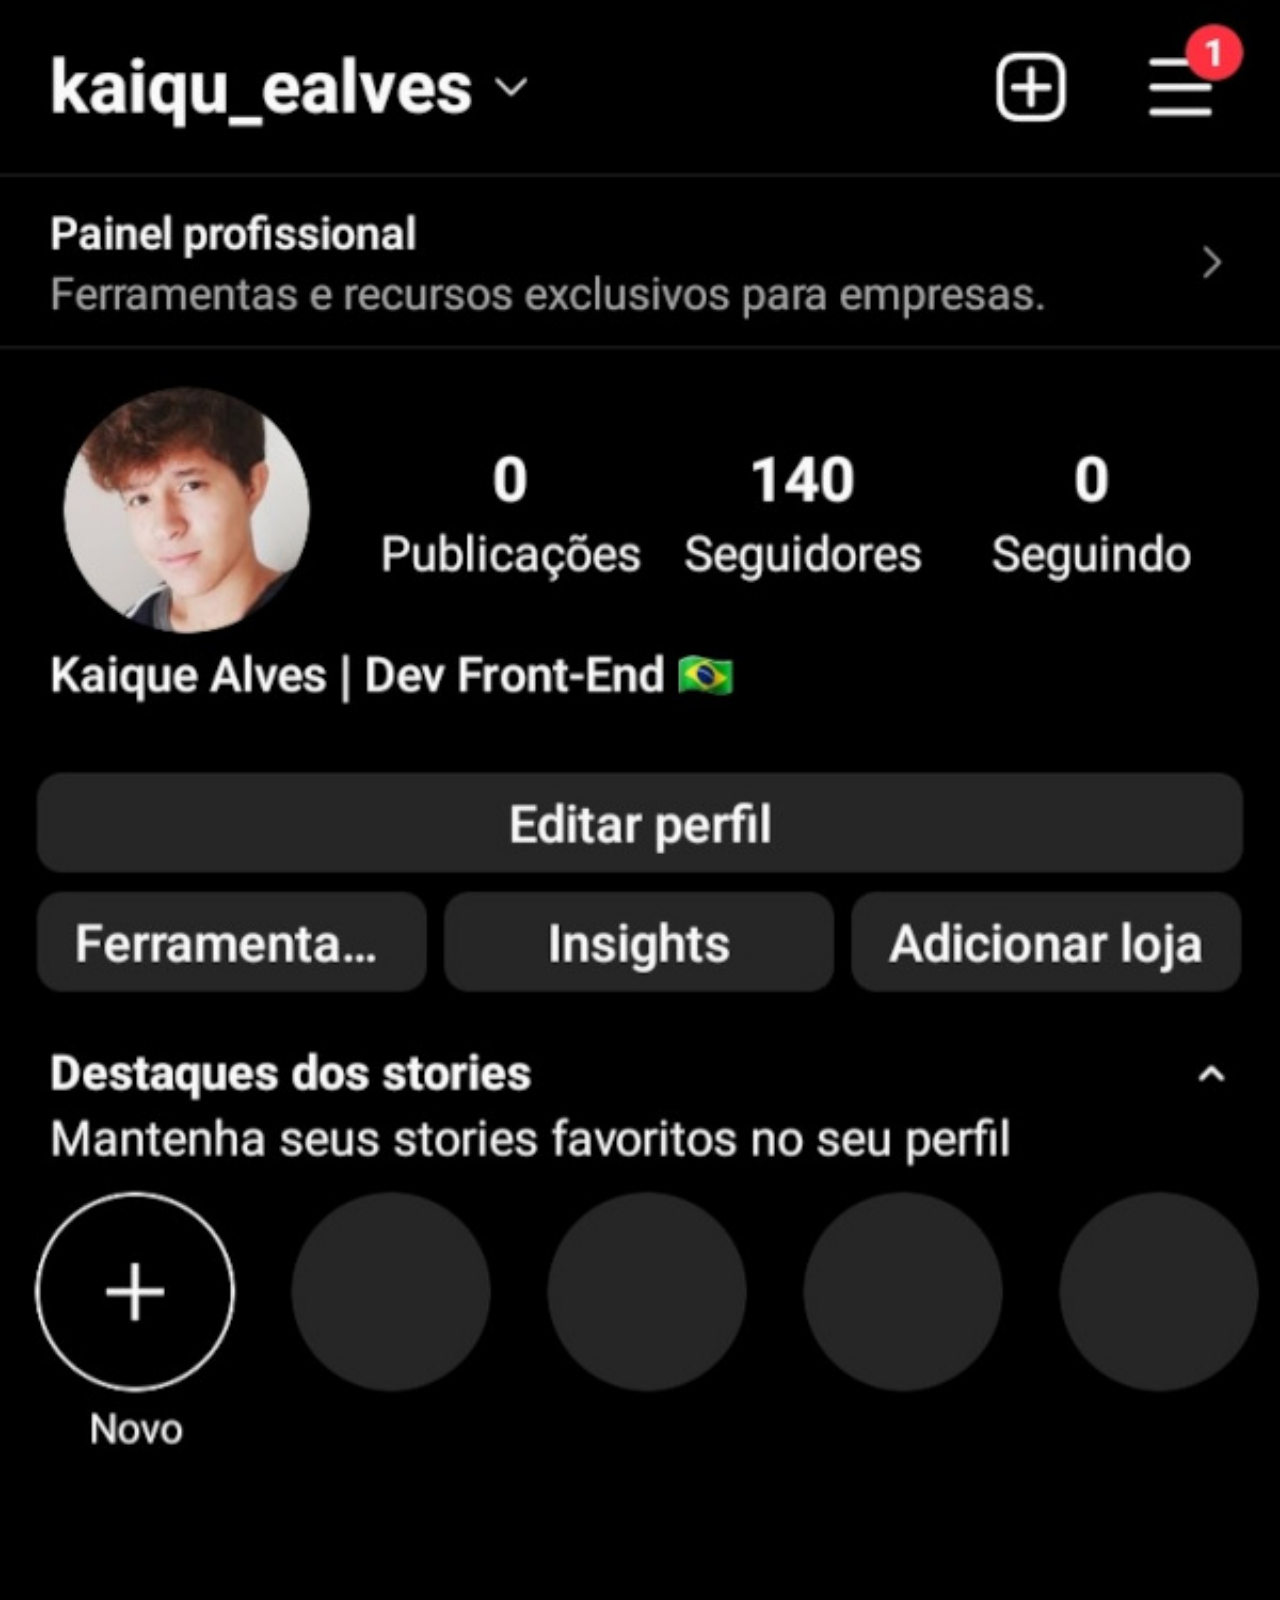
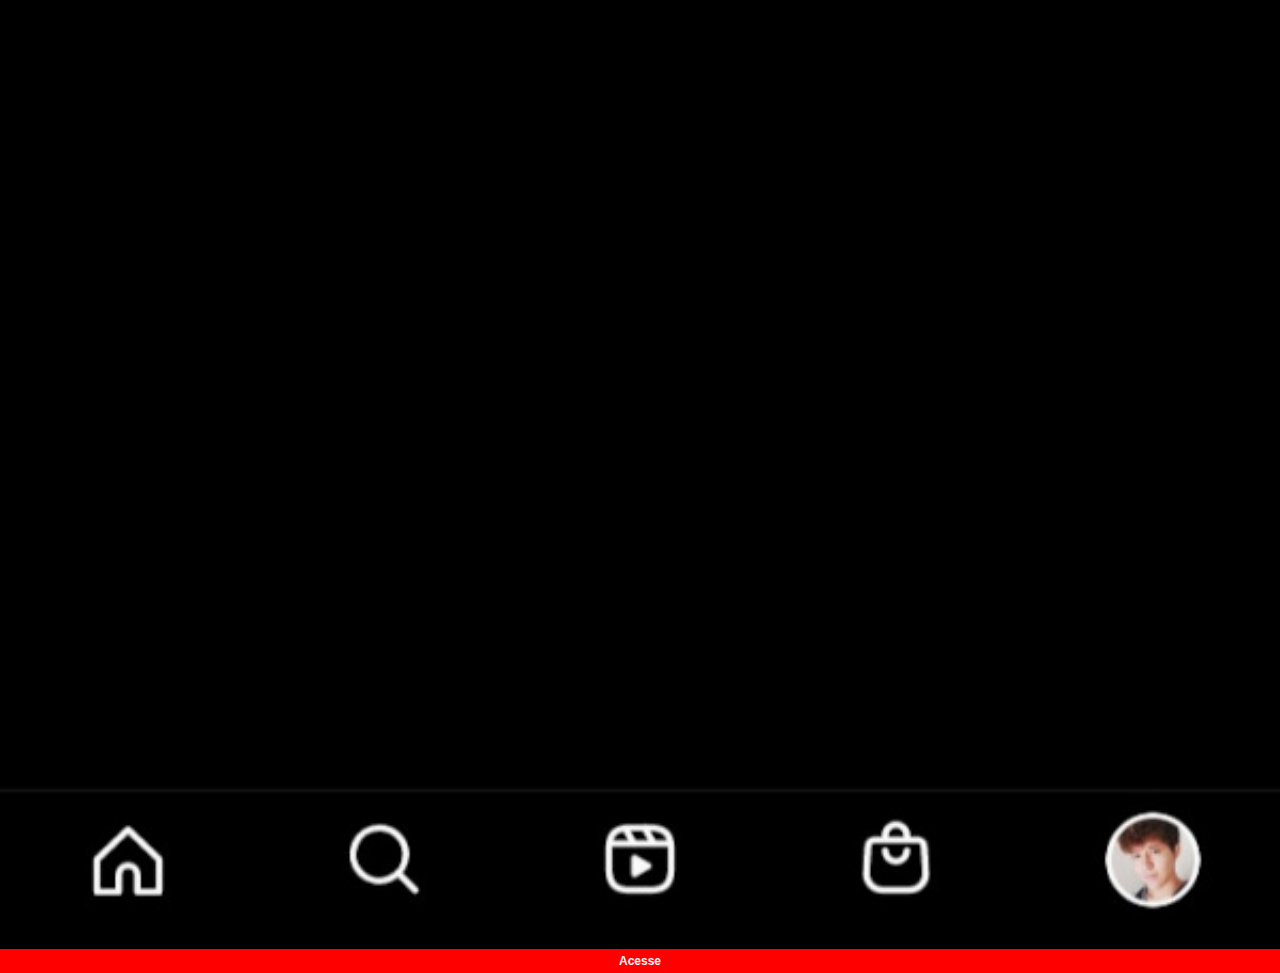
<file: rede-social/pag002.html>
<!DOCTYPE html>
<html lang="pt-br">
<head>
    <meta charset="UTF-8">
    <meta http-equiv="X-UA-Compatible" content="IE=edge">
    <meta name="viewport" content="width=device-width, initial-scale=1.0">
    <title>Github</title>
    <link rel="stylesheet" href="estilo/social.css">
</head>
<body>
    <img src="imagens/tela-instagram.jpg">
    <a href="https://www.instagram.com/kaiqu_ealves/" target="_blank">Acesse</a>
</body>
</html>
</file>
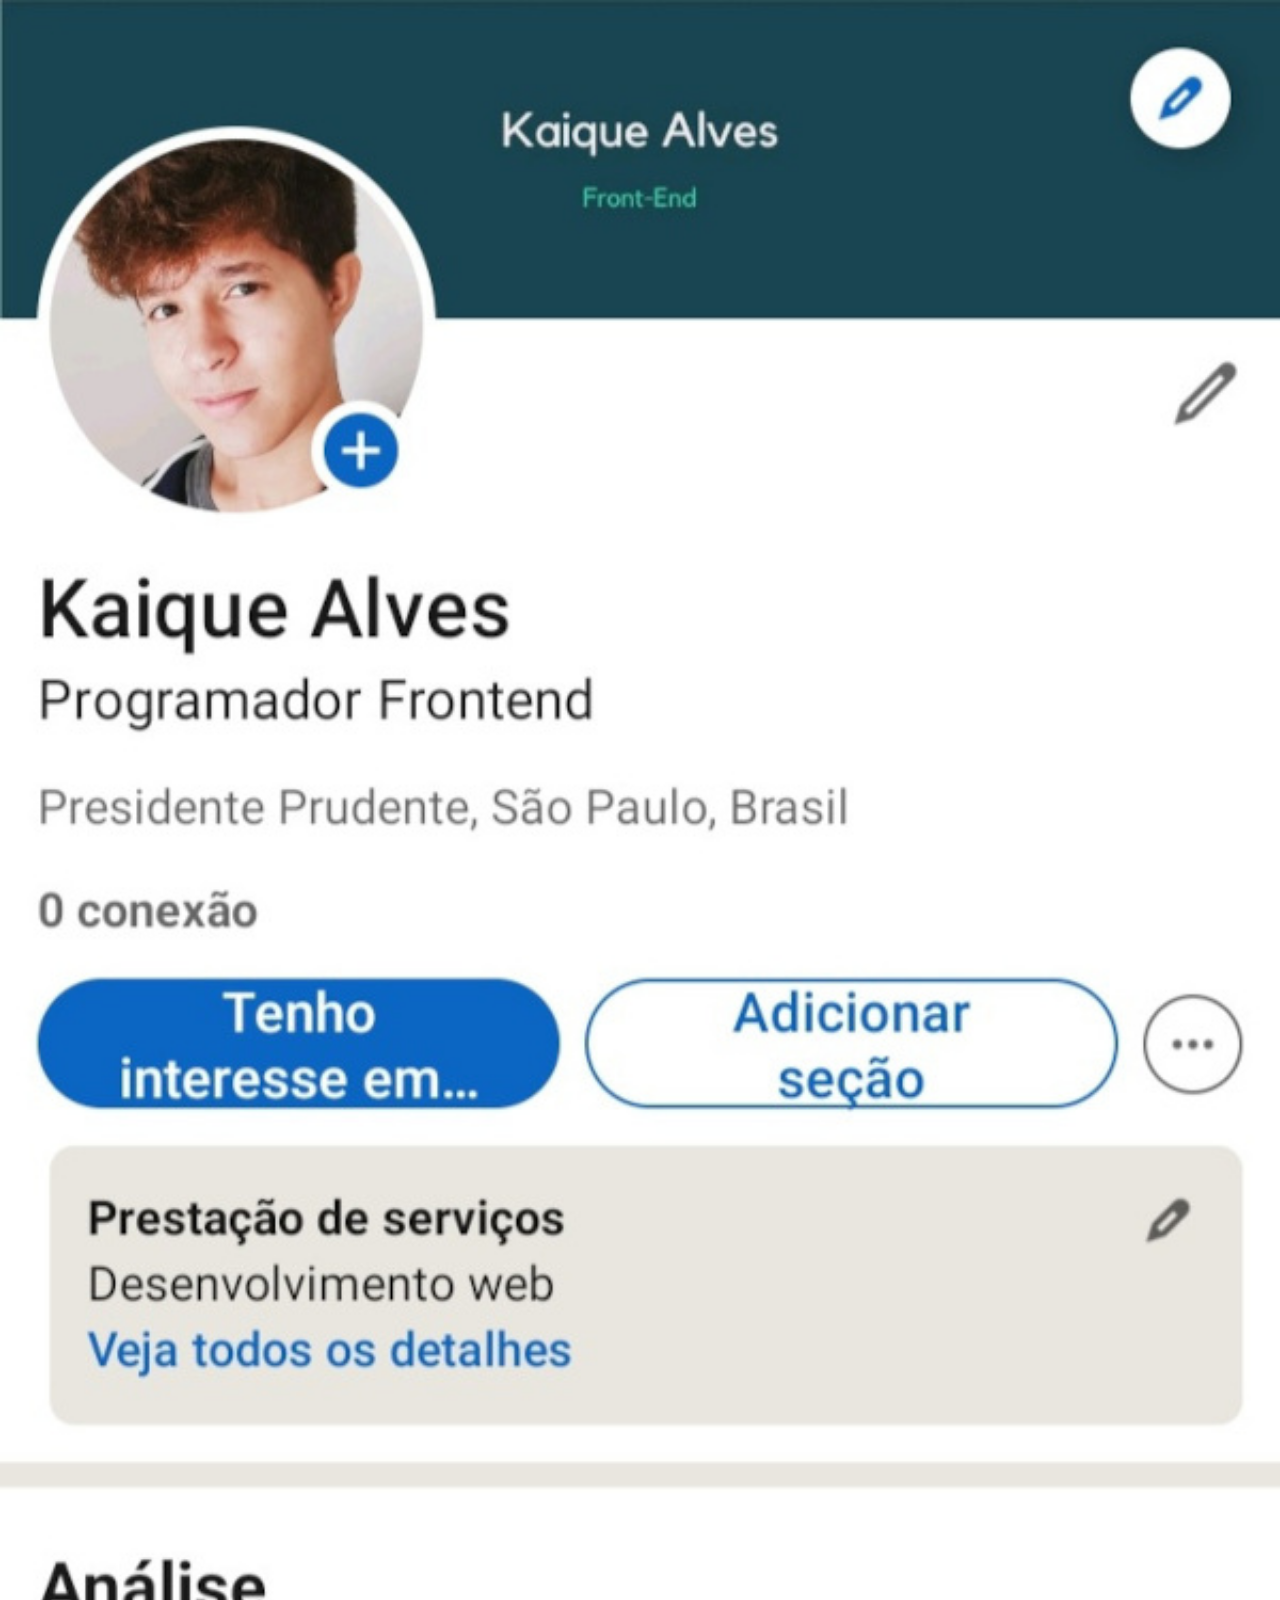
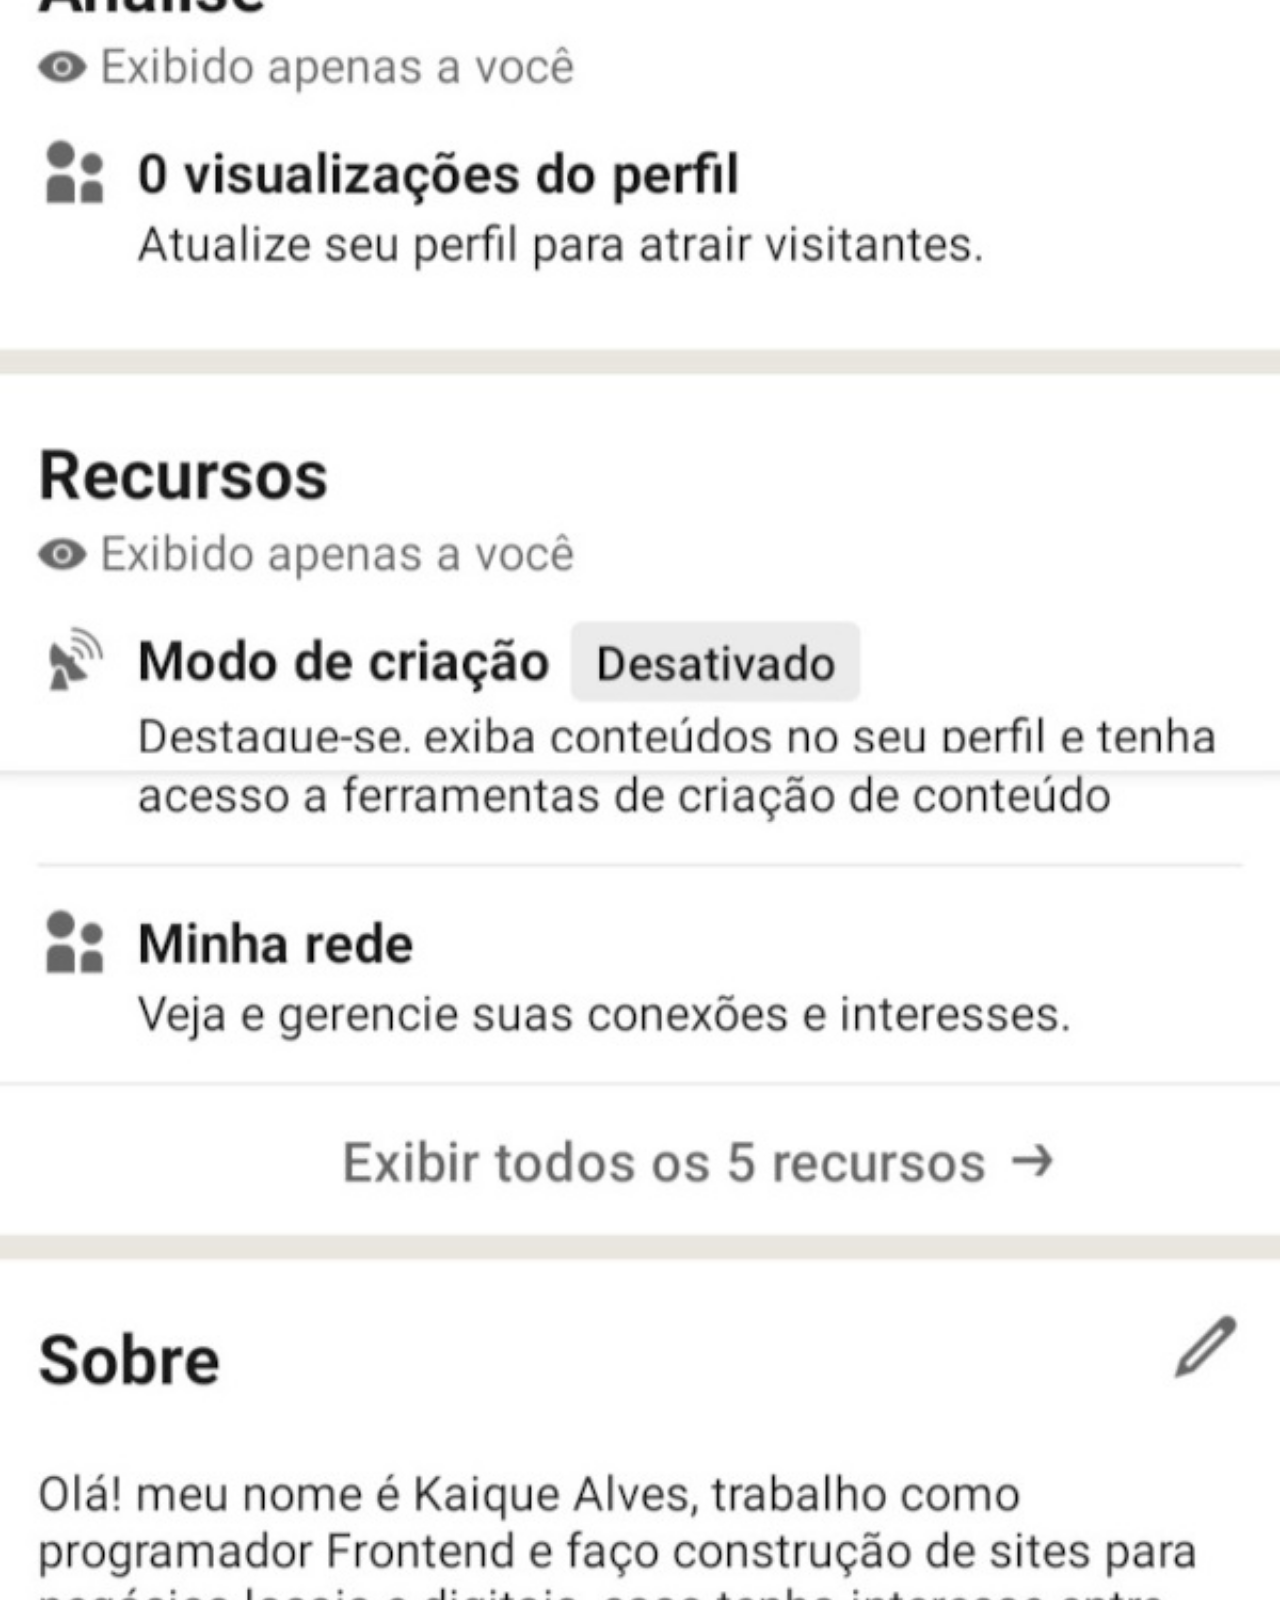
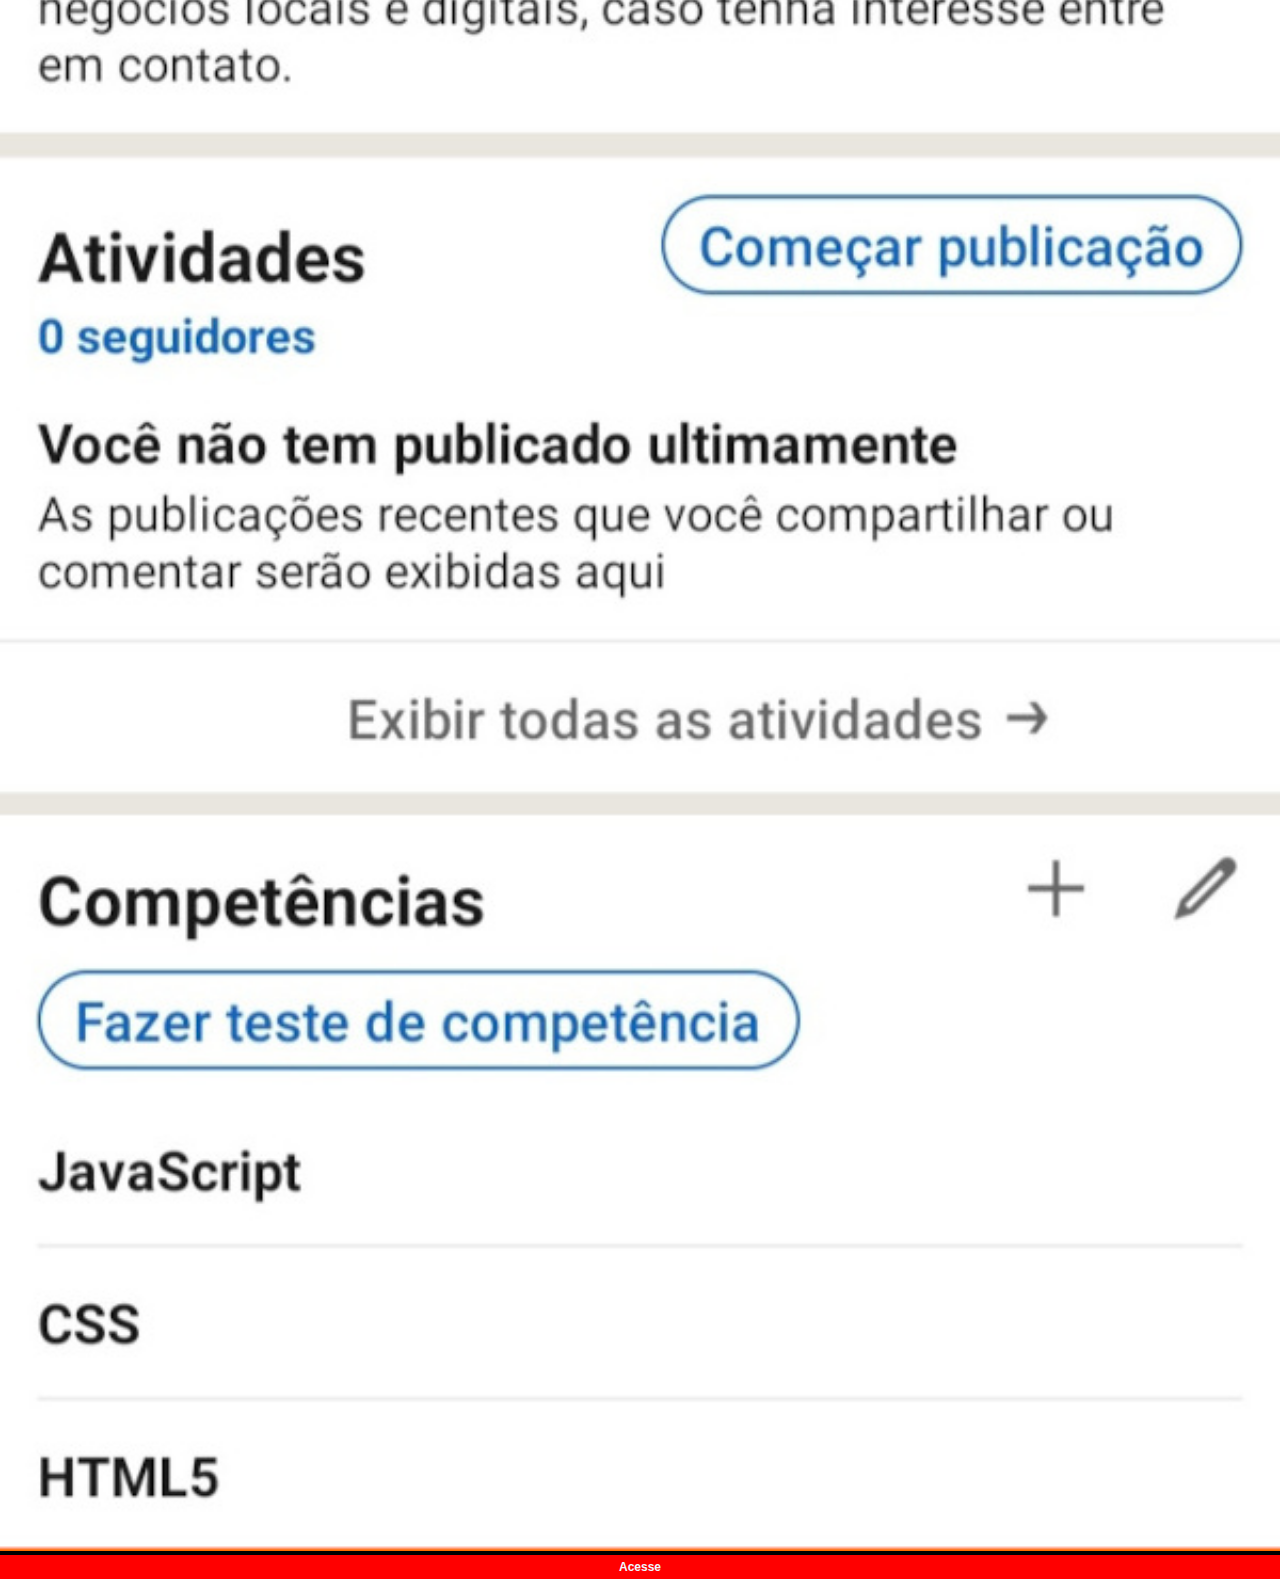
<file: rede-social/pag003.html>
<!DOCTYPE html>
<html lang="pt-br">
<head>
    <meta charset="UTF-8">
    <meta http-equiv="X-UA-Compatible" content="IE=edge">
    <meta name="viewport" content="width=device-width, initial-scale=1.0">
    <title>Instagram</title>
    <link rel="stylesheet" href="estilo/social.css">
</head>
<body>
    <img src="imagens/tela-linkedin.jpg">
    <a href="www.linkedin.com/in/kaique-alves-384a251a7" target="_blank">Acesse</a>
</body>
</html>
</file>
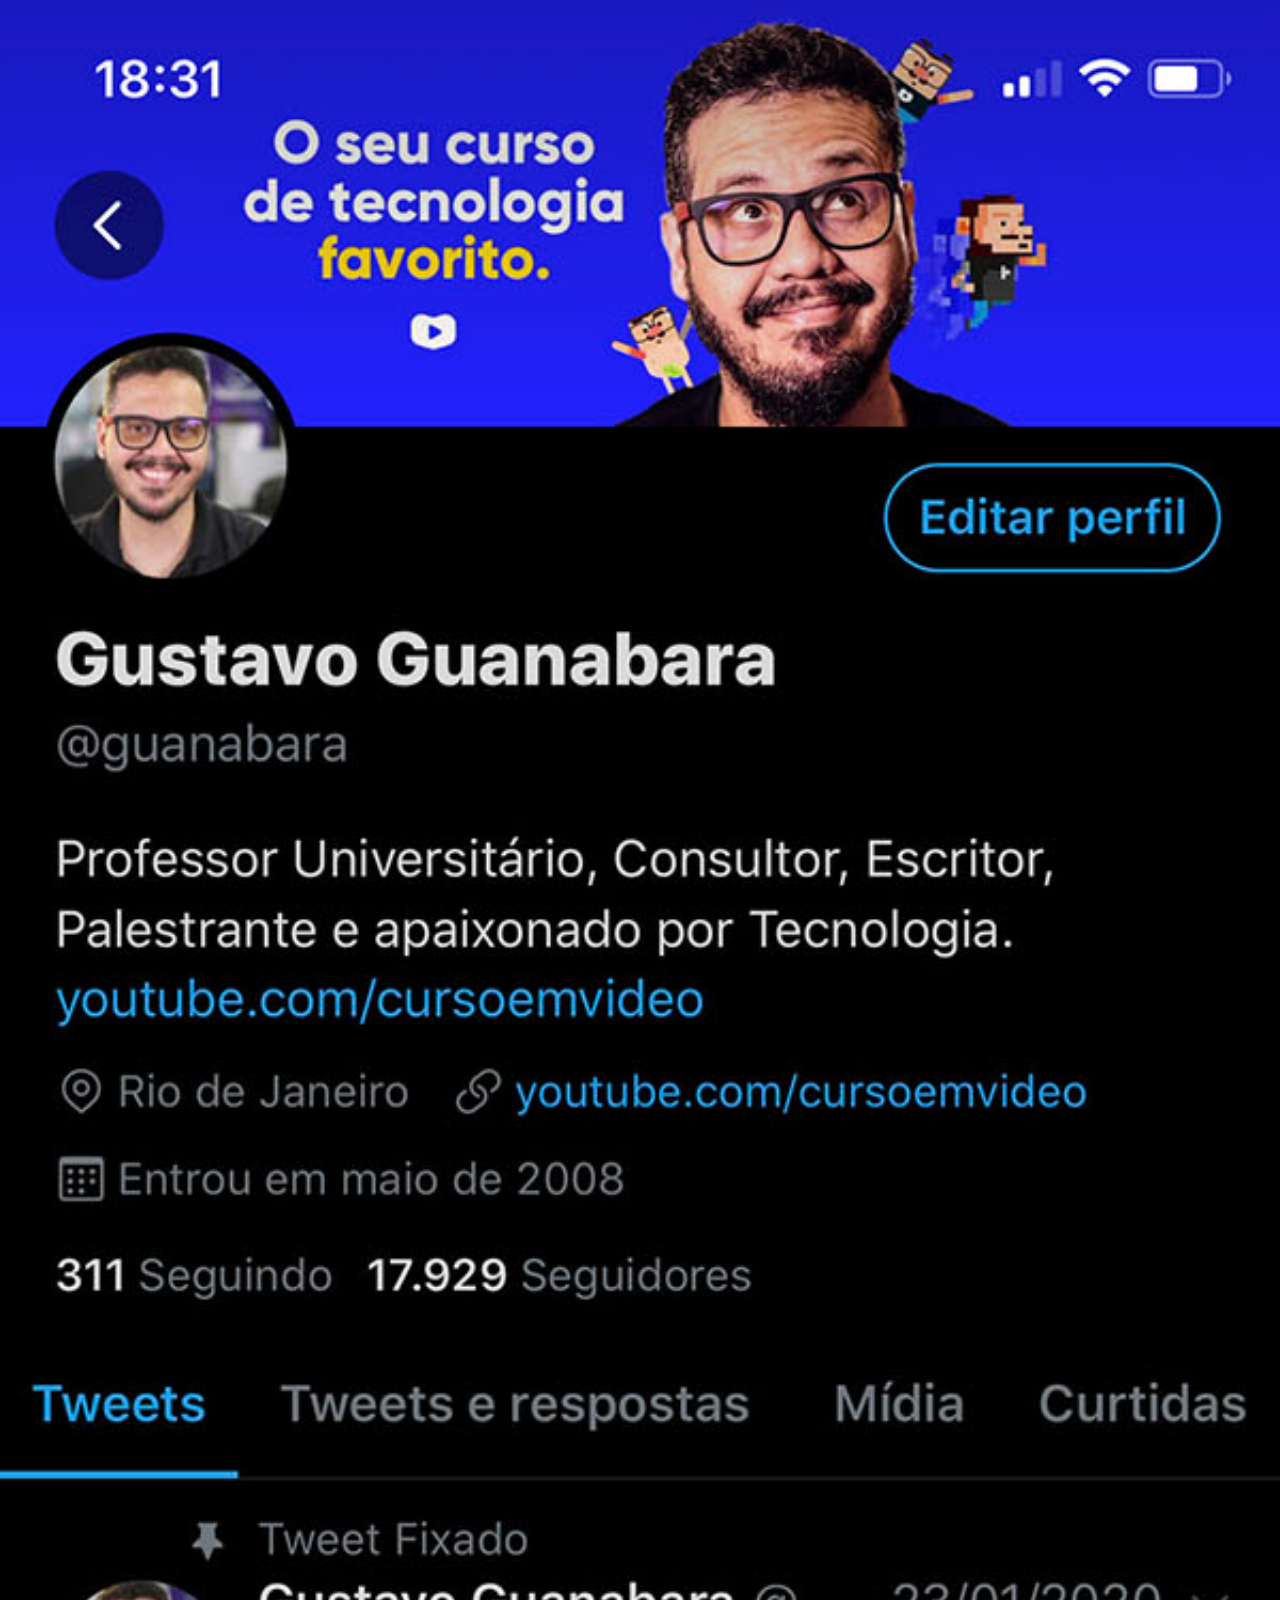
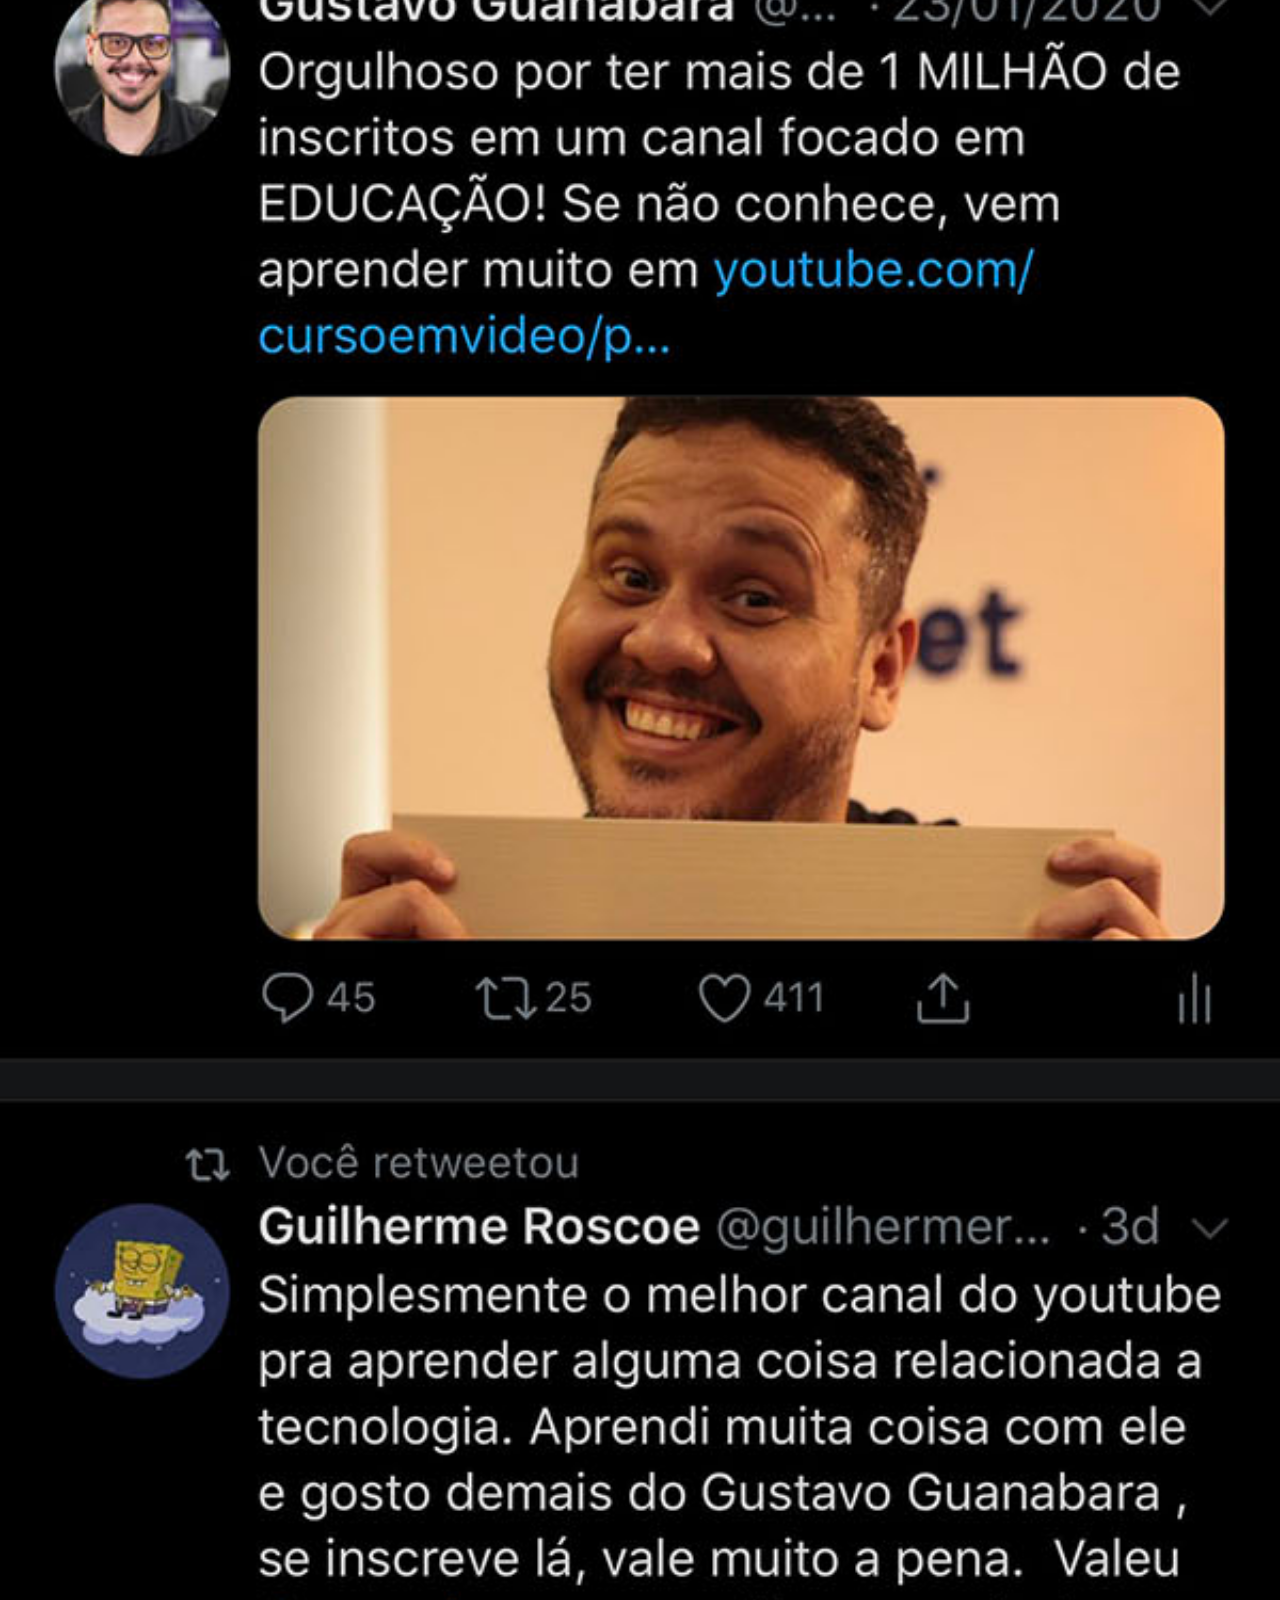
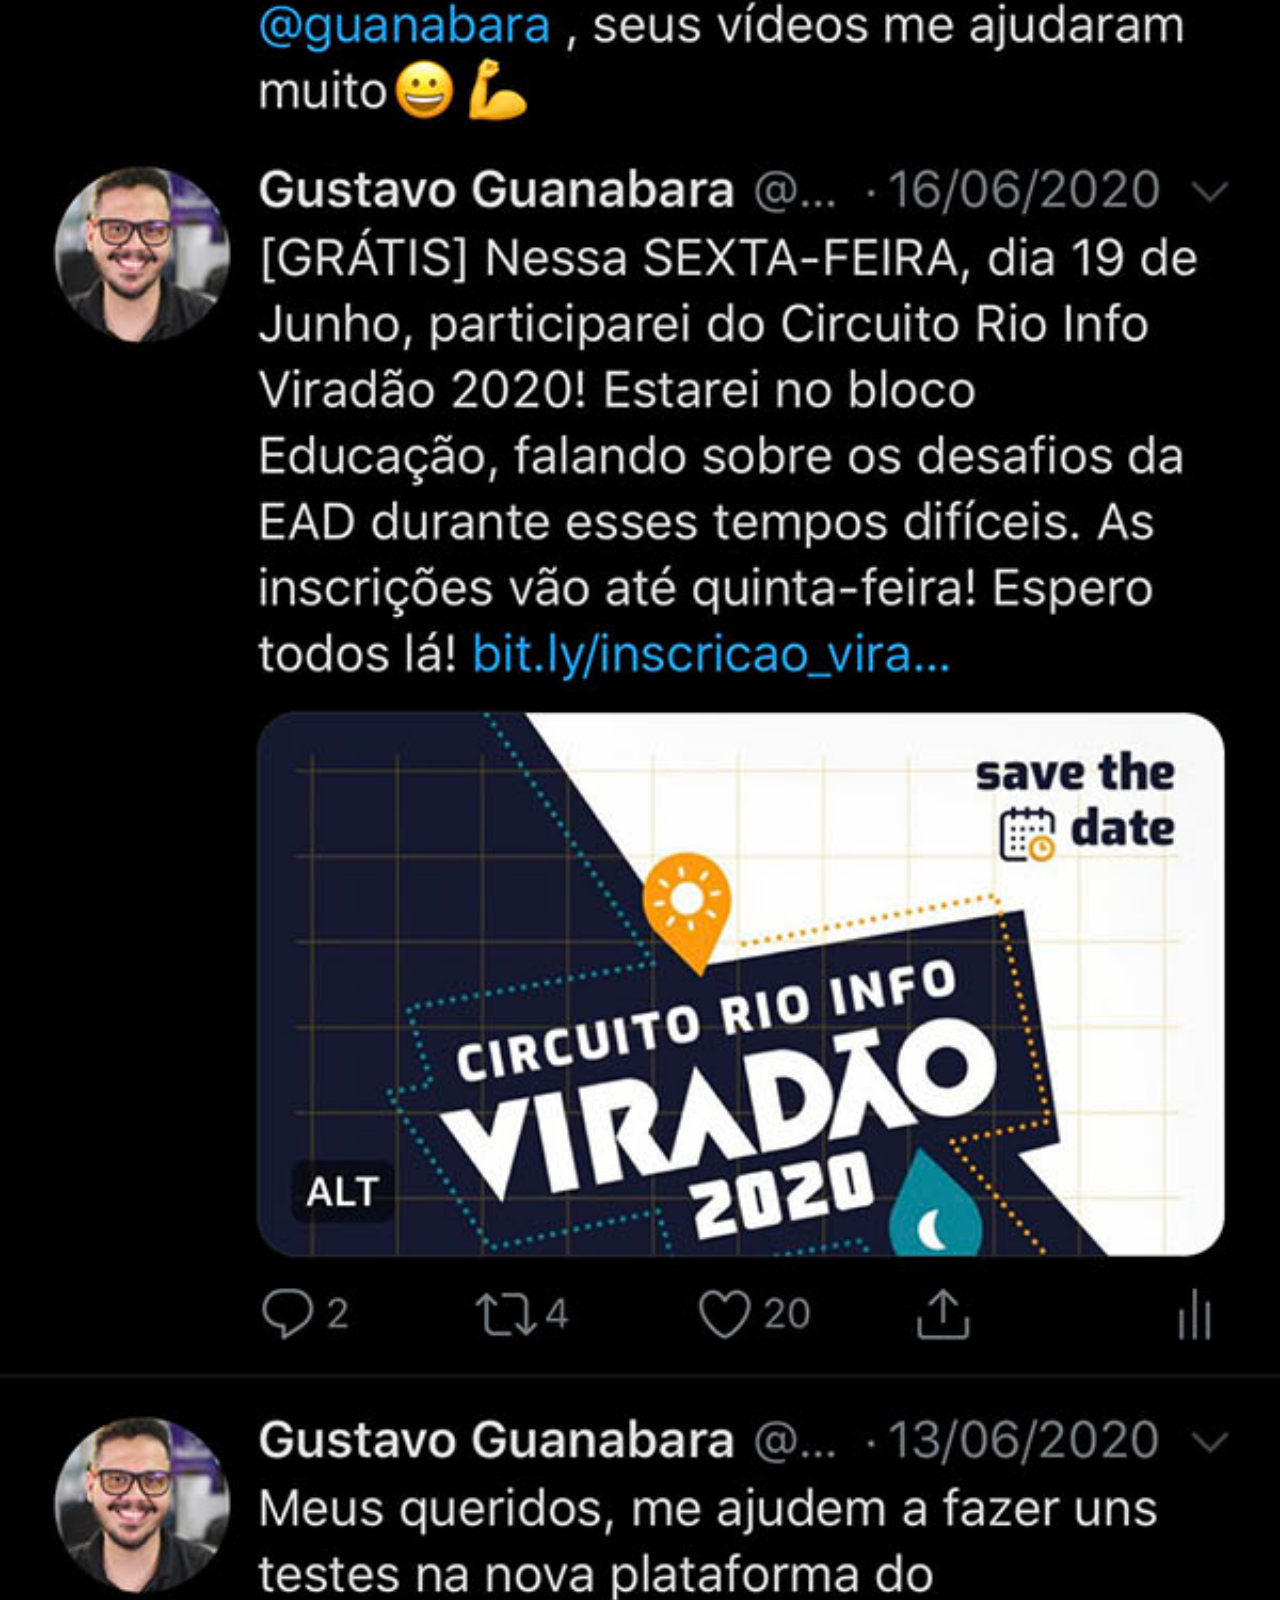
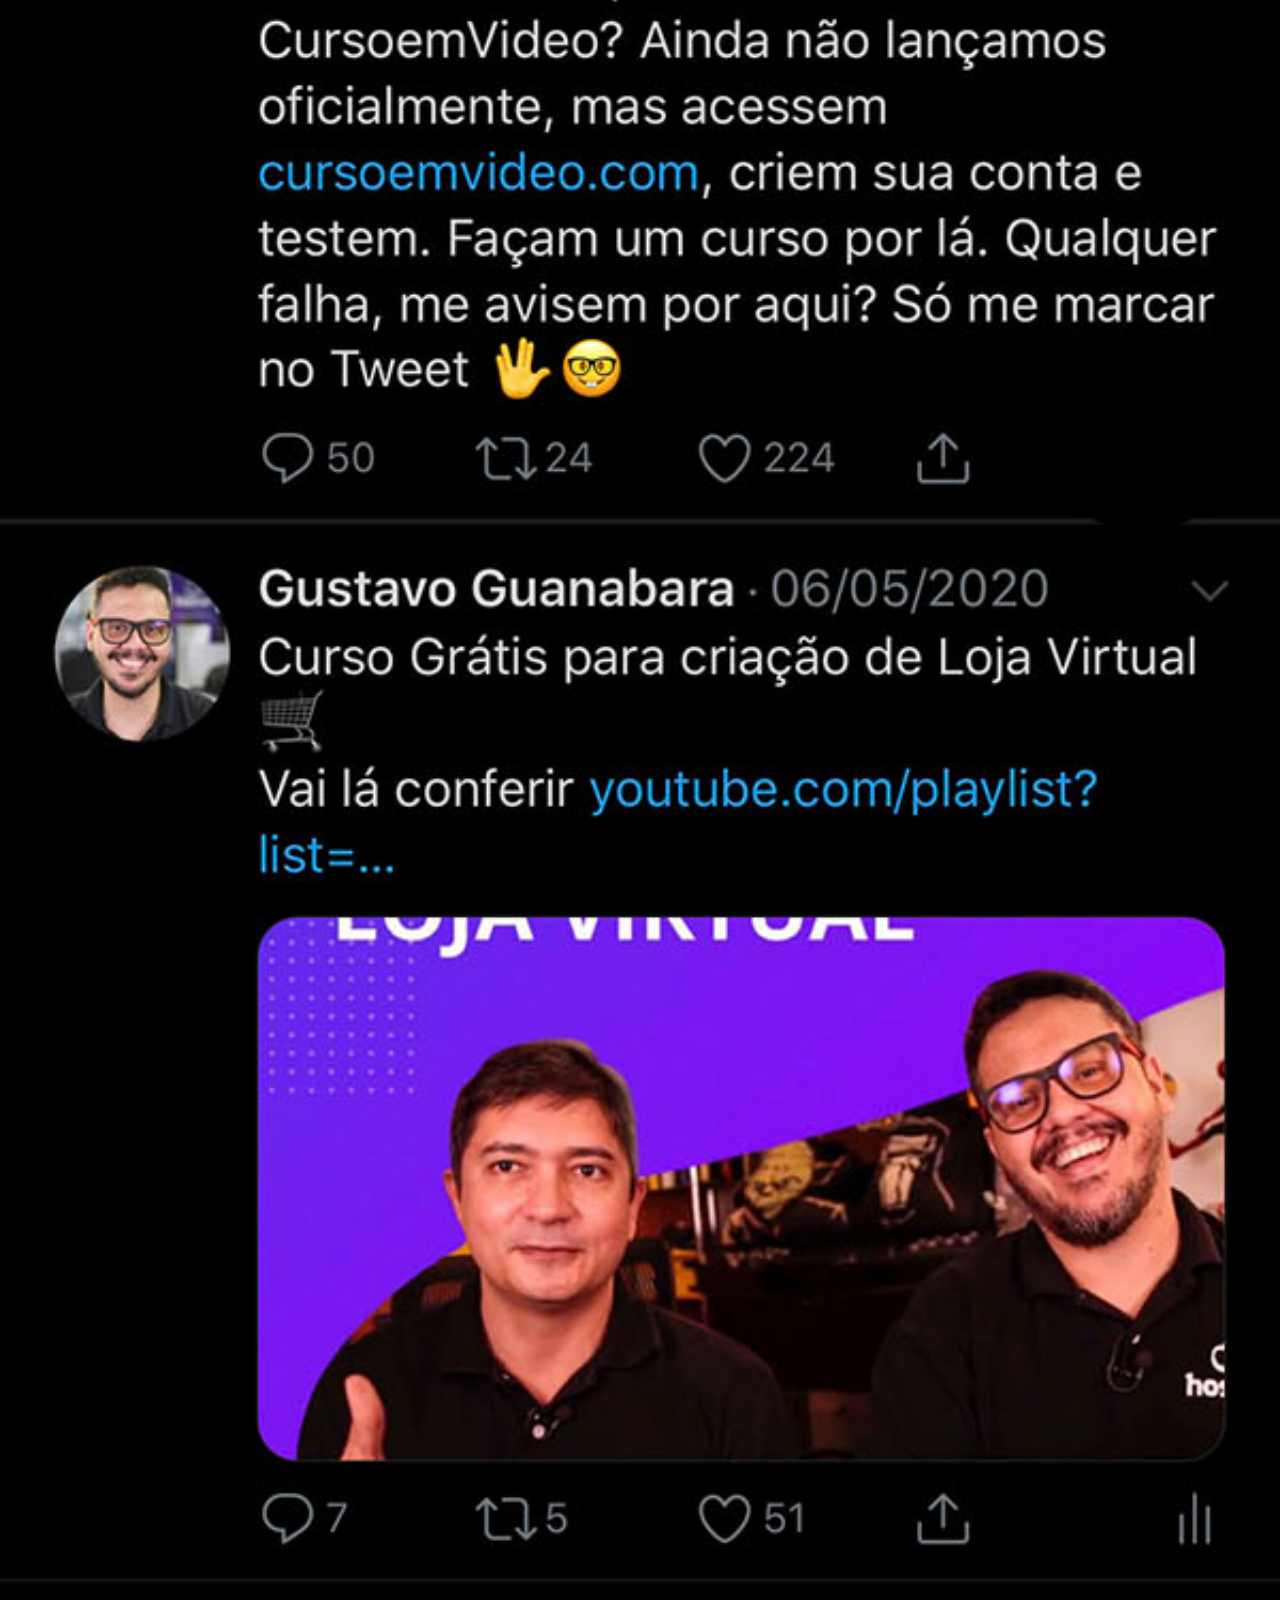
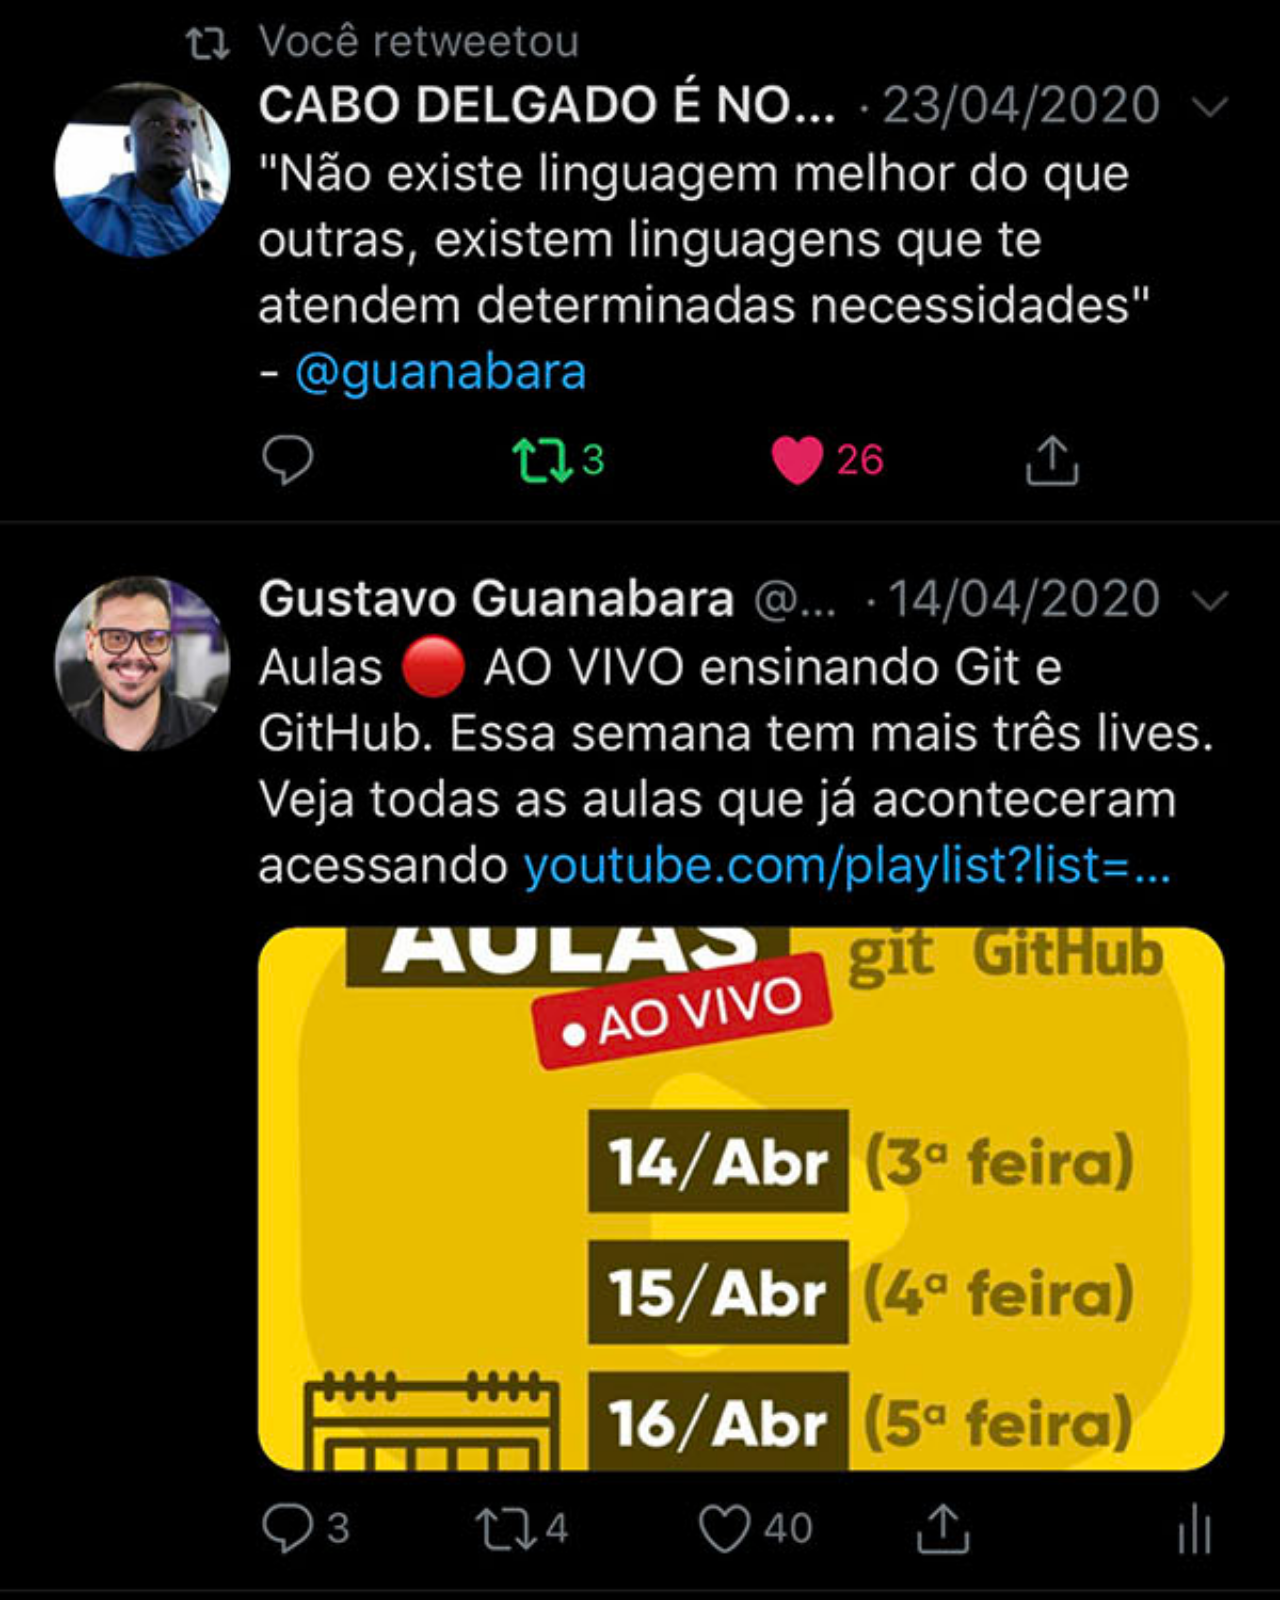
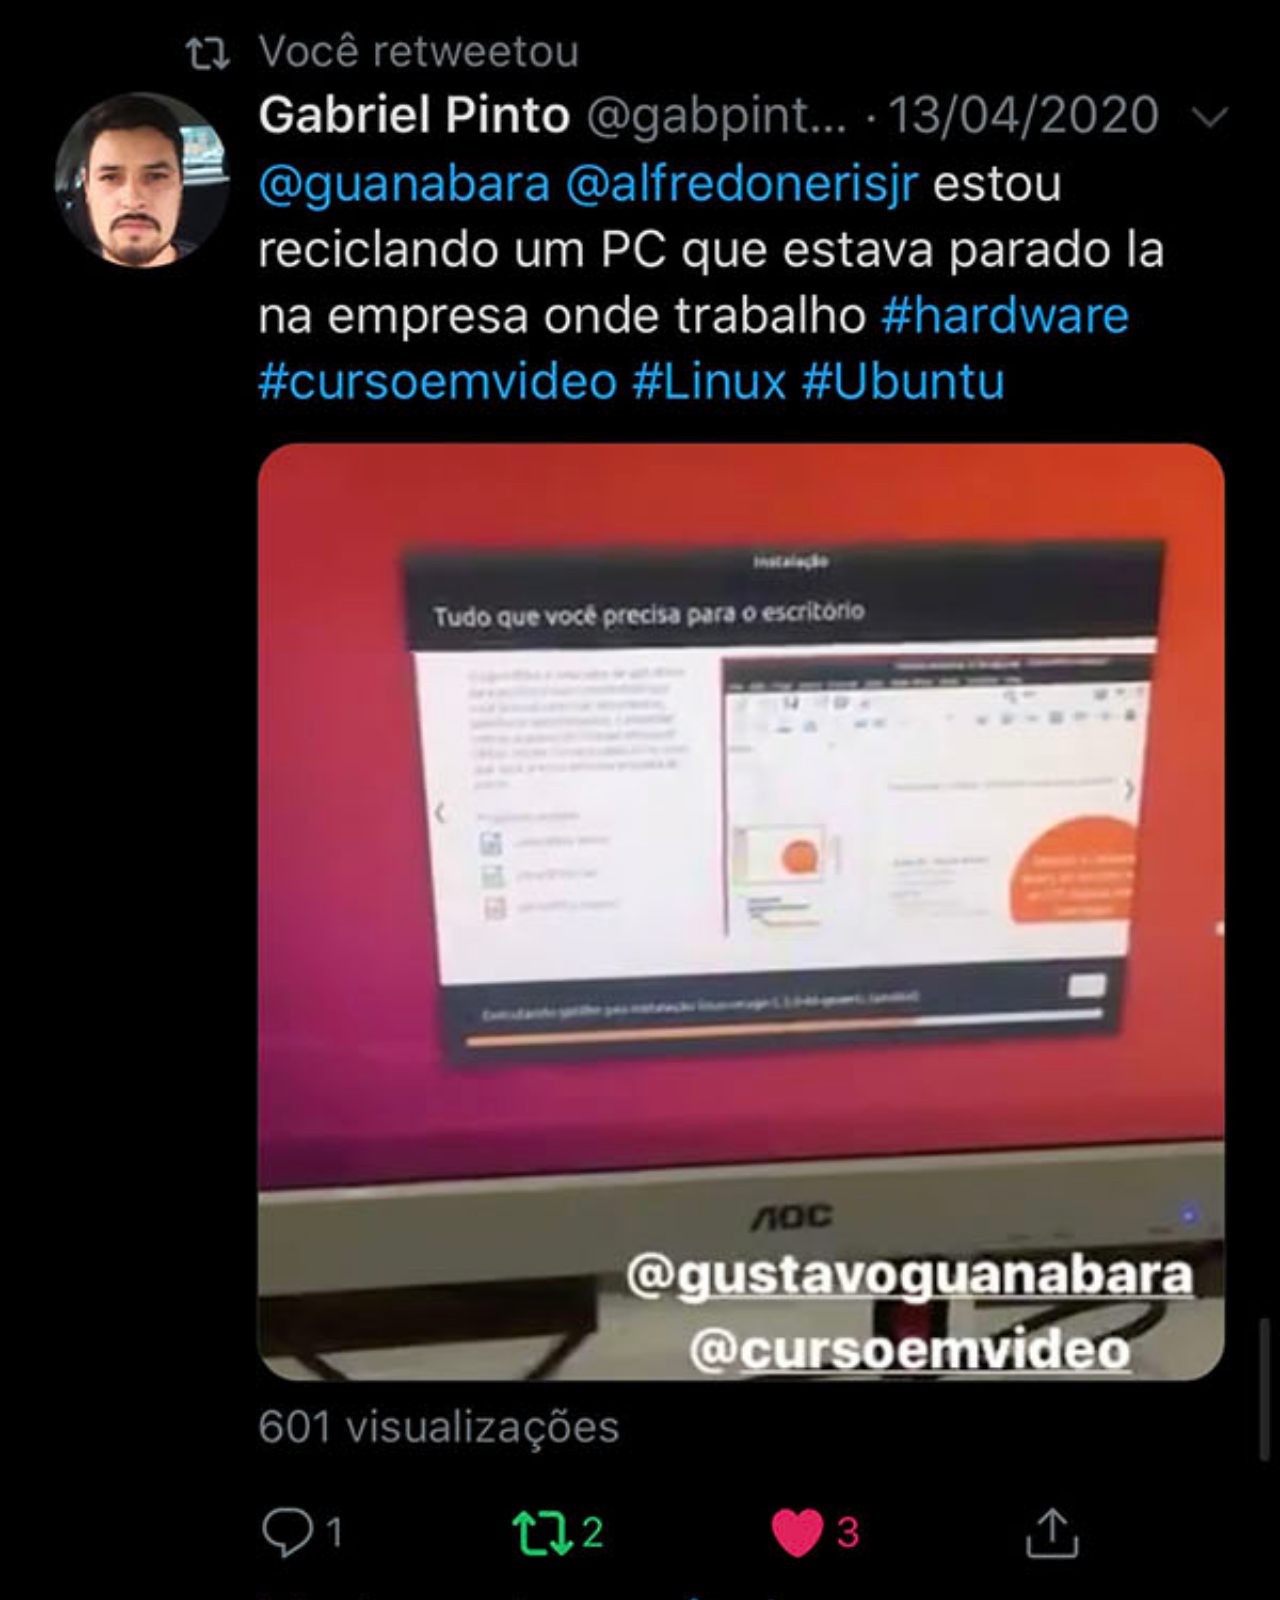
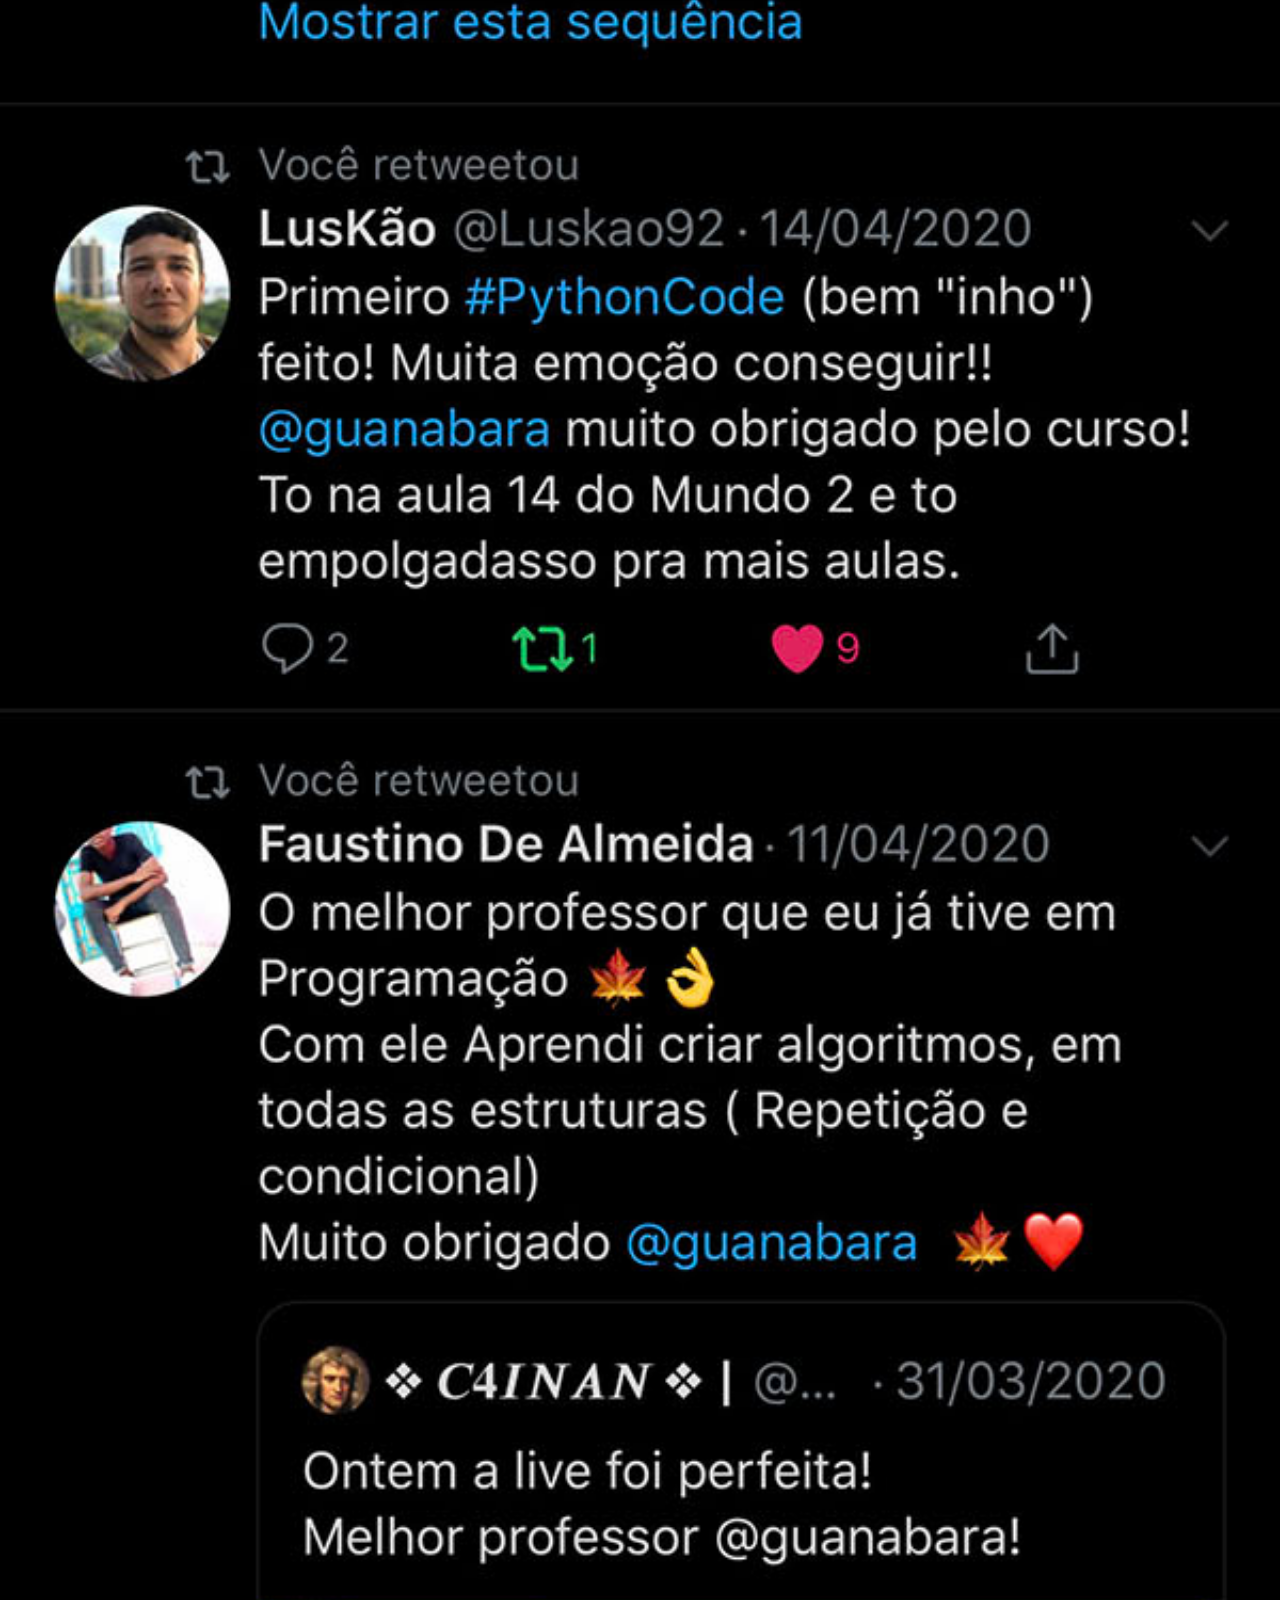
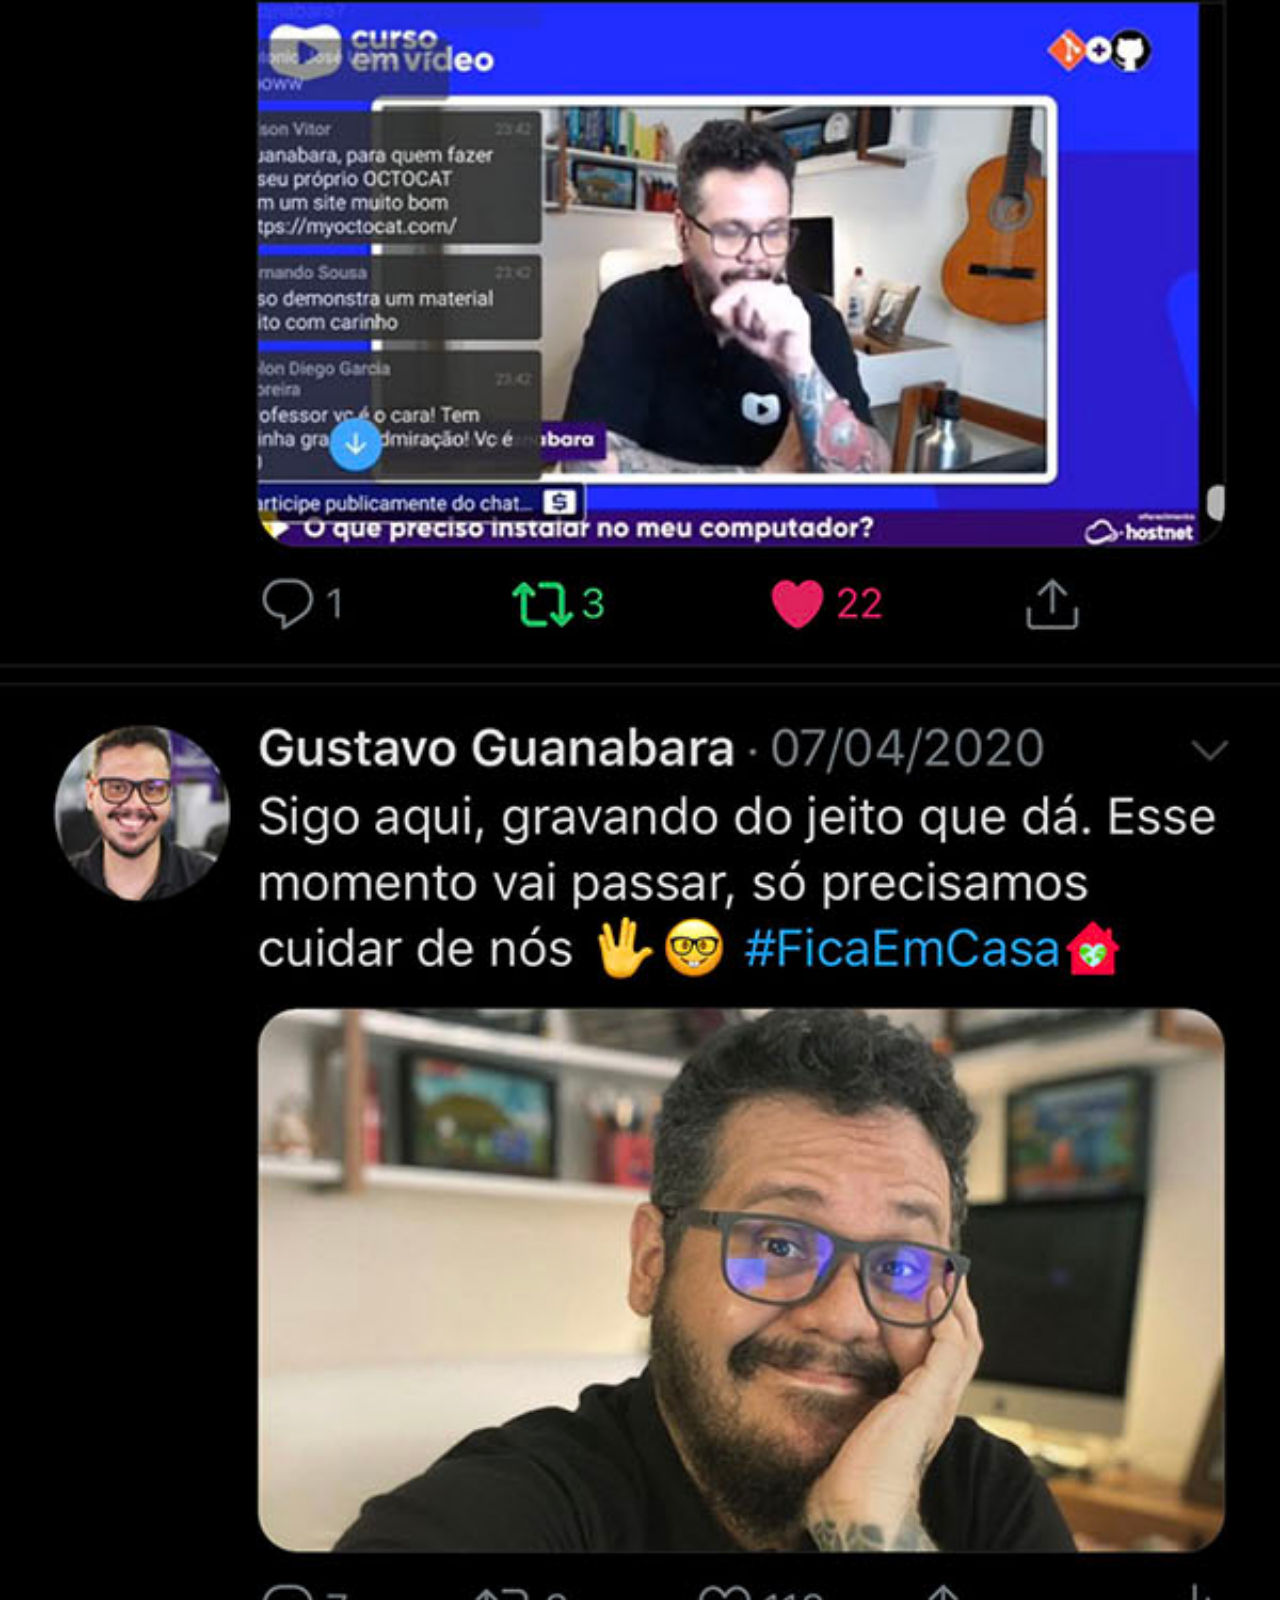
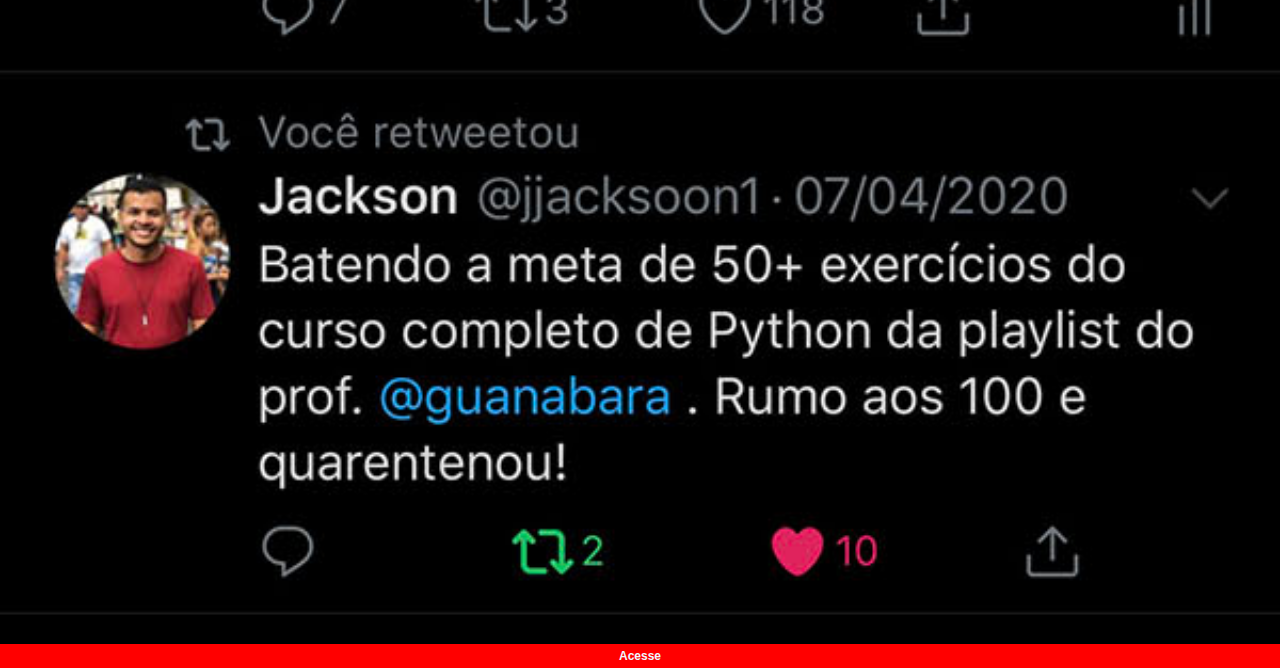
<file: rede-social/pag004.html>
<!DOCTYPE html>
<html lang="pt-br">
<head>
    <meta charset="UTF-8">
    <meta http-equiv="X-UA-Compatible" content="IE=edge">
    <meta name="viewport" content="width=device-width, initial-scale=1.0">
    <title>Facebook</title>
    <link rel="stylesheet" href="estilo/social.css">
</head>
<body>
    <img src="imagens/tela-twitter.jpg">
    <a href="https://twitter.com/guanabara" target="_blank">Acesse</a>
</body>
</html>
</file>
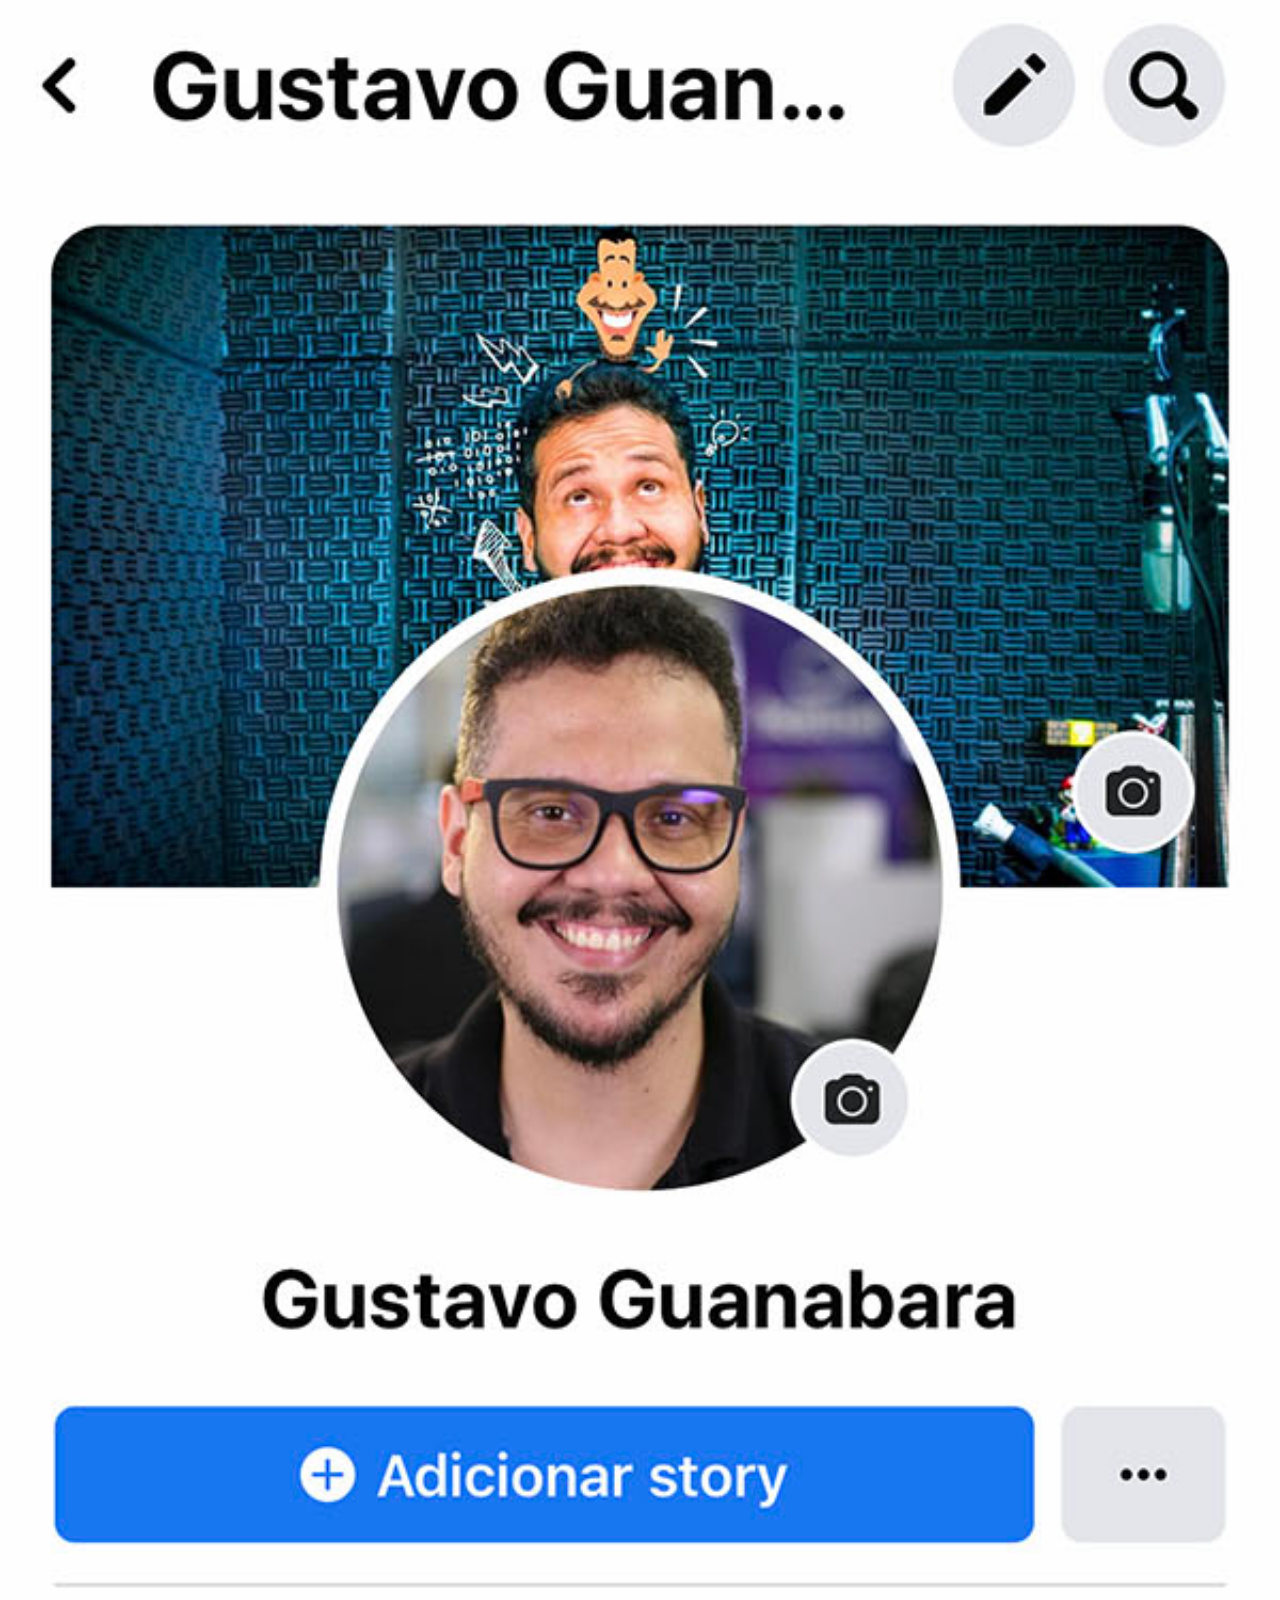
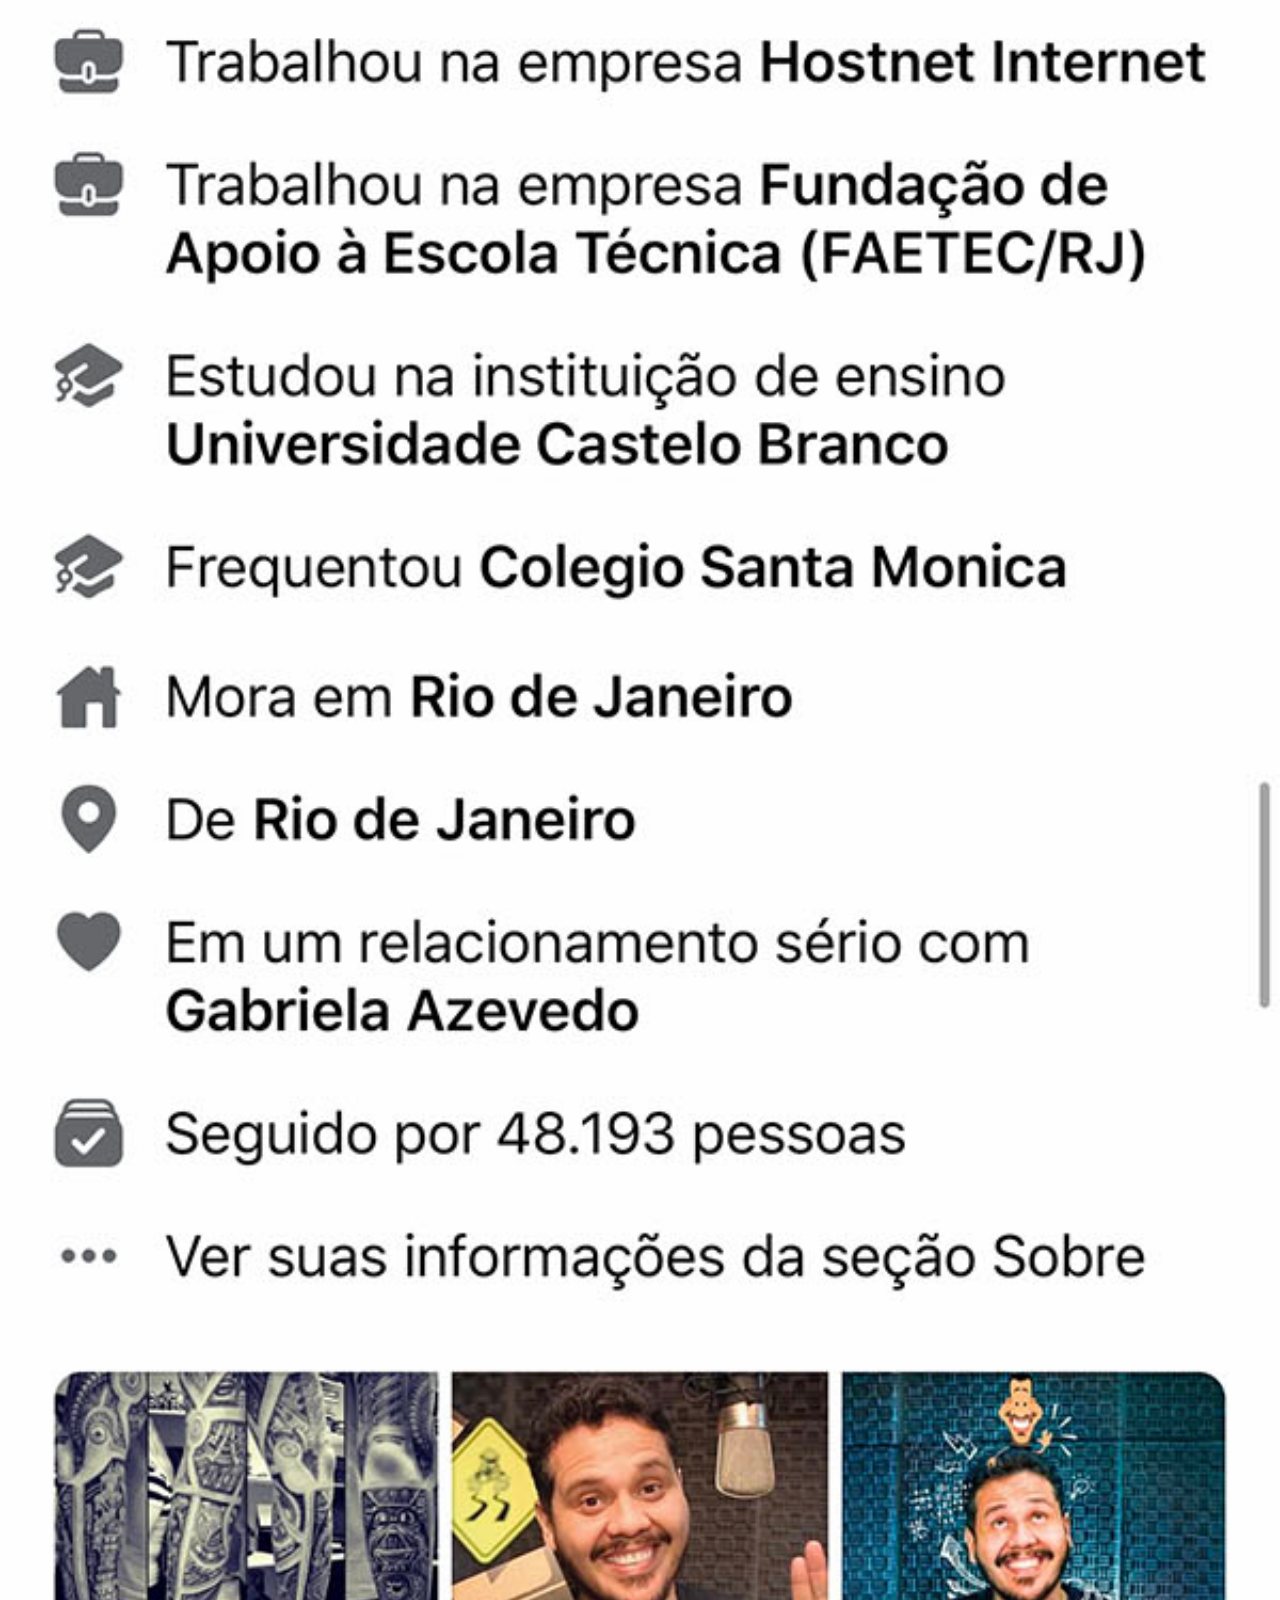
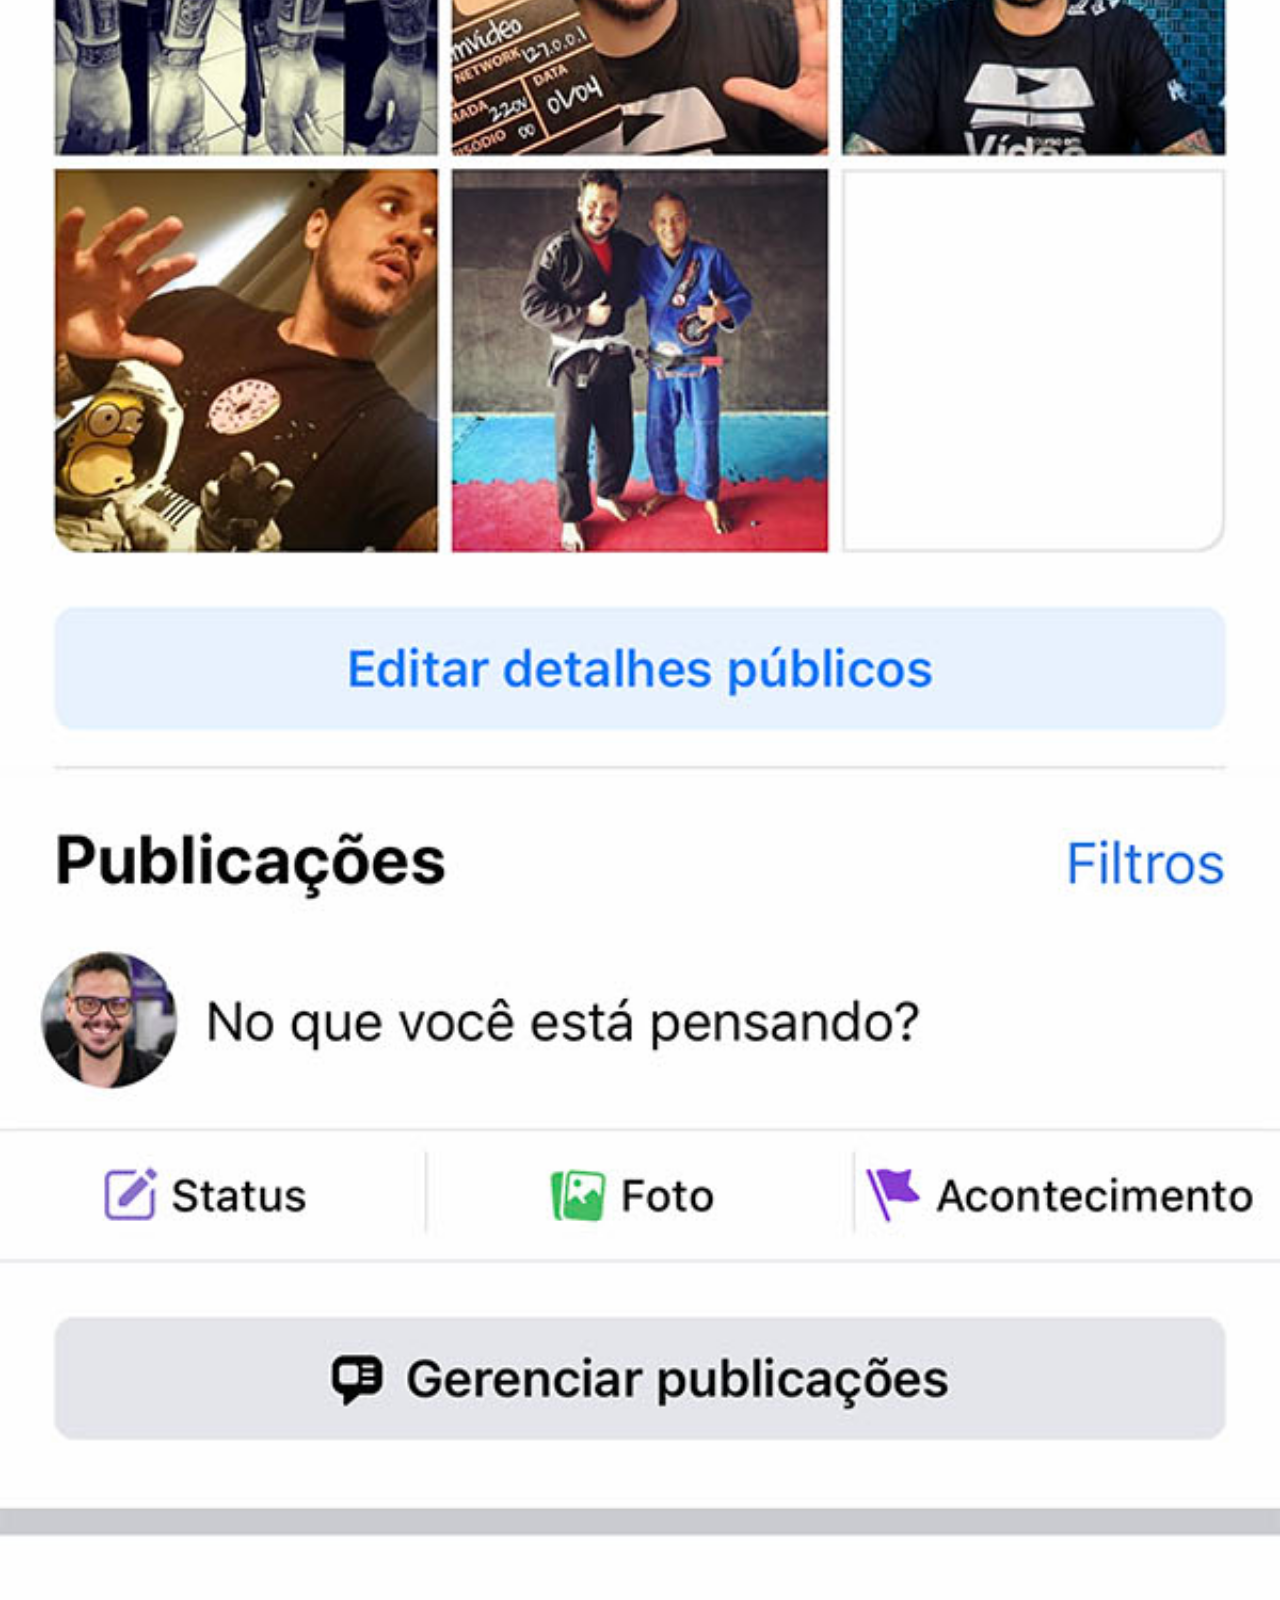
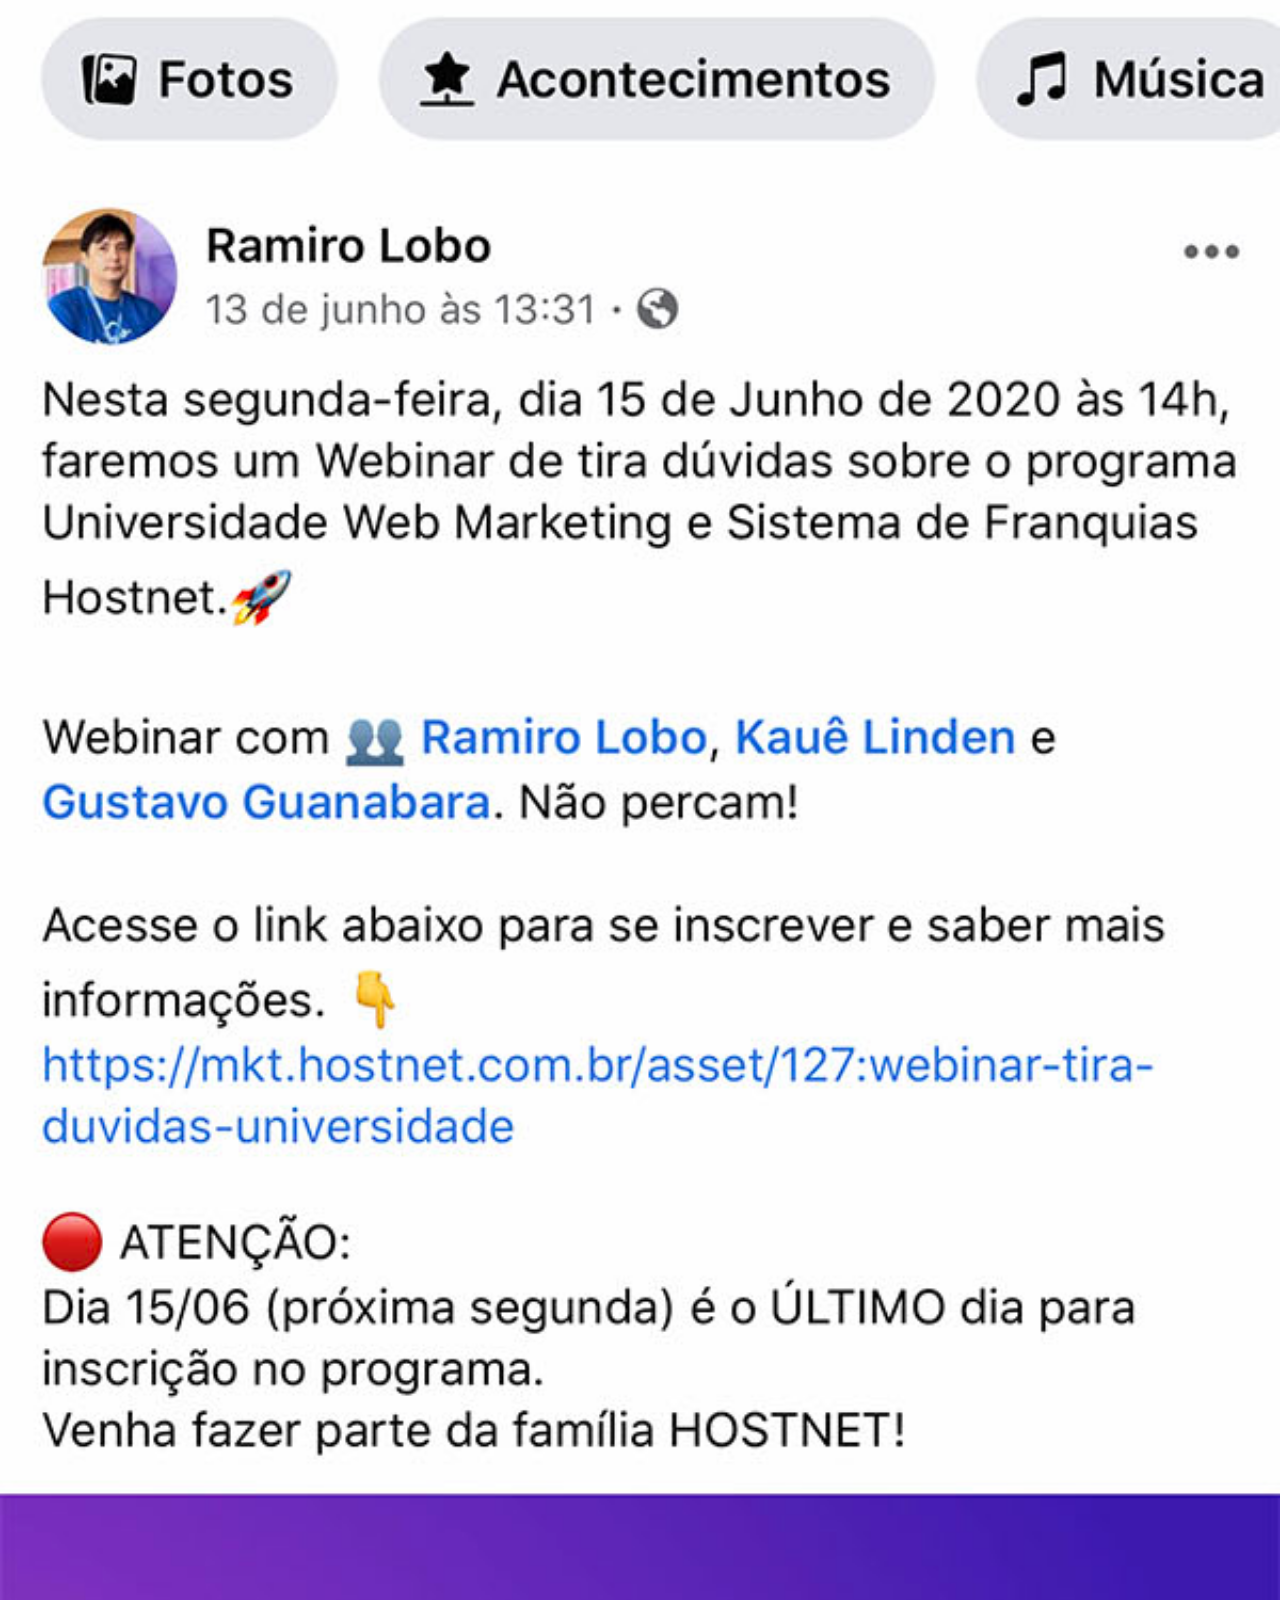
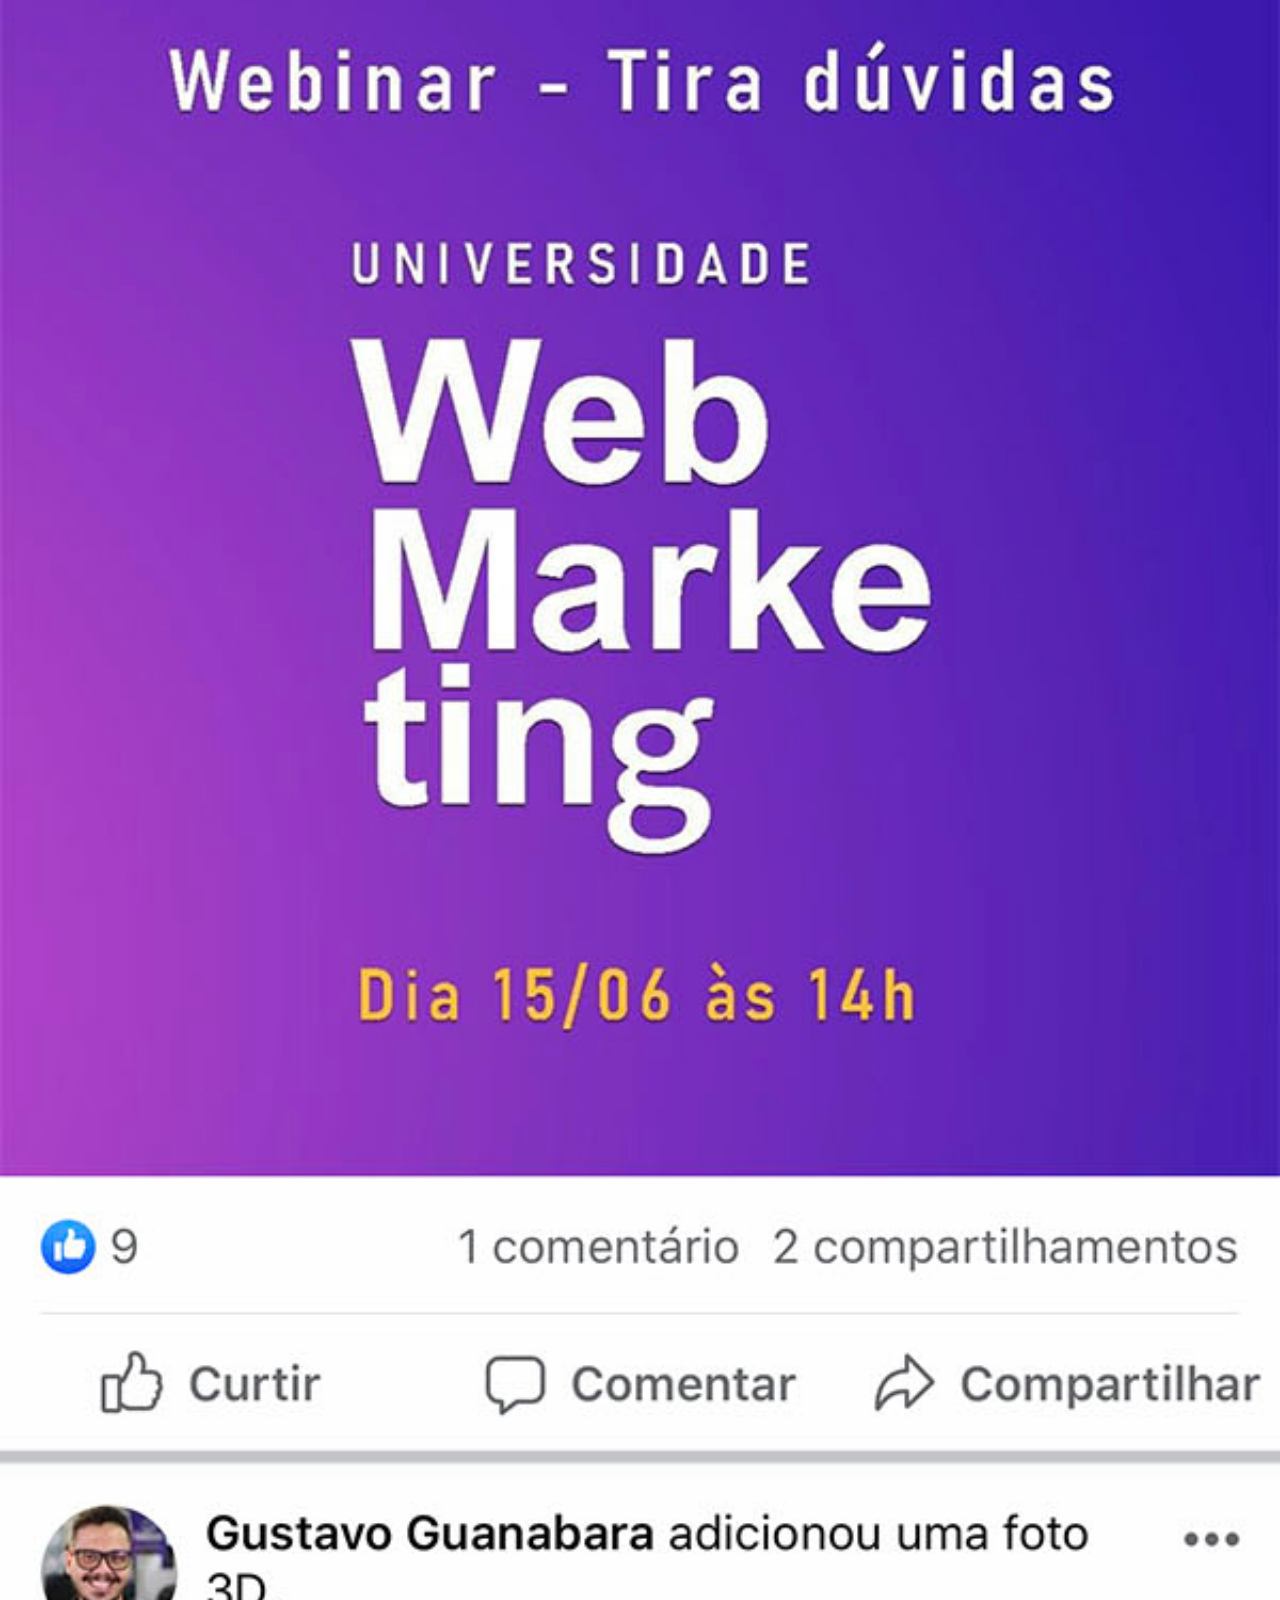
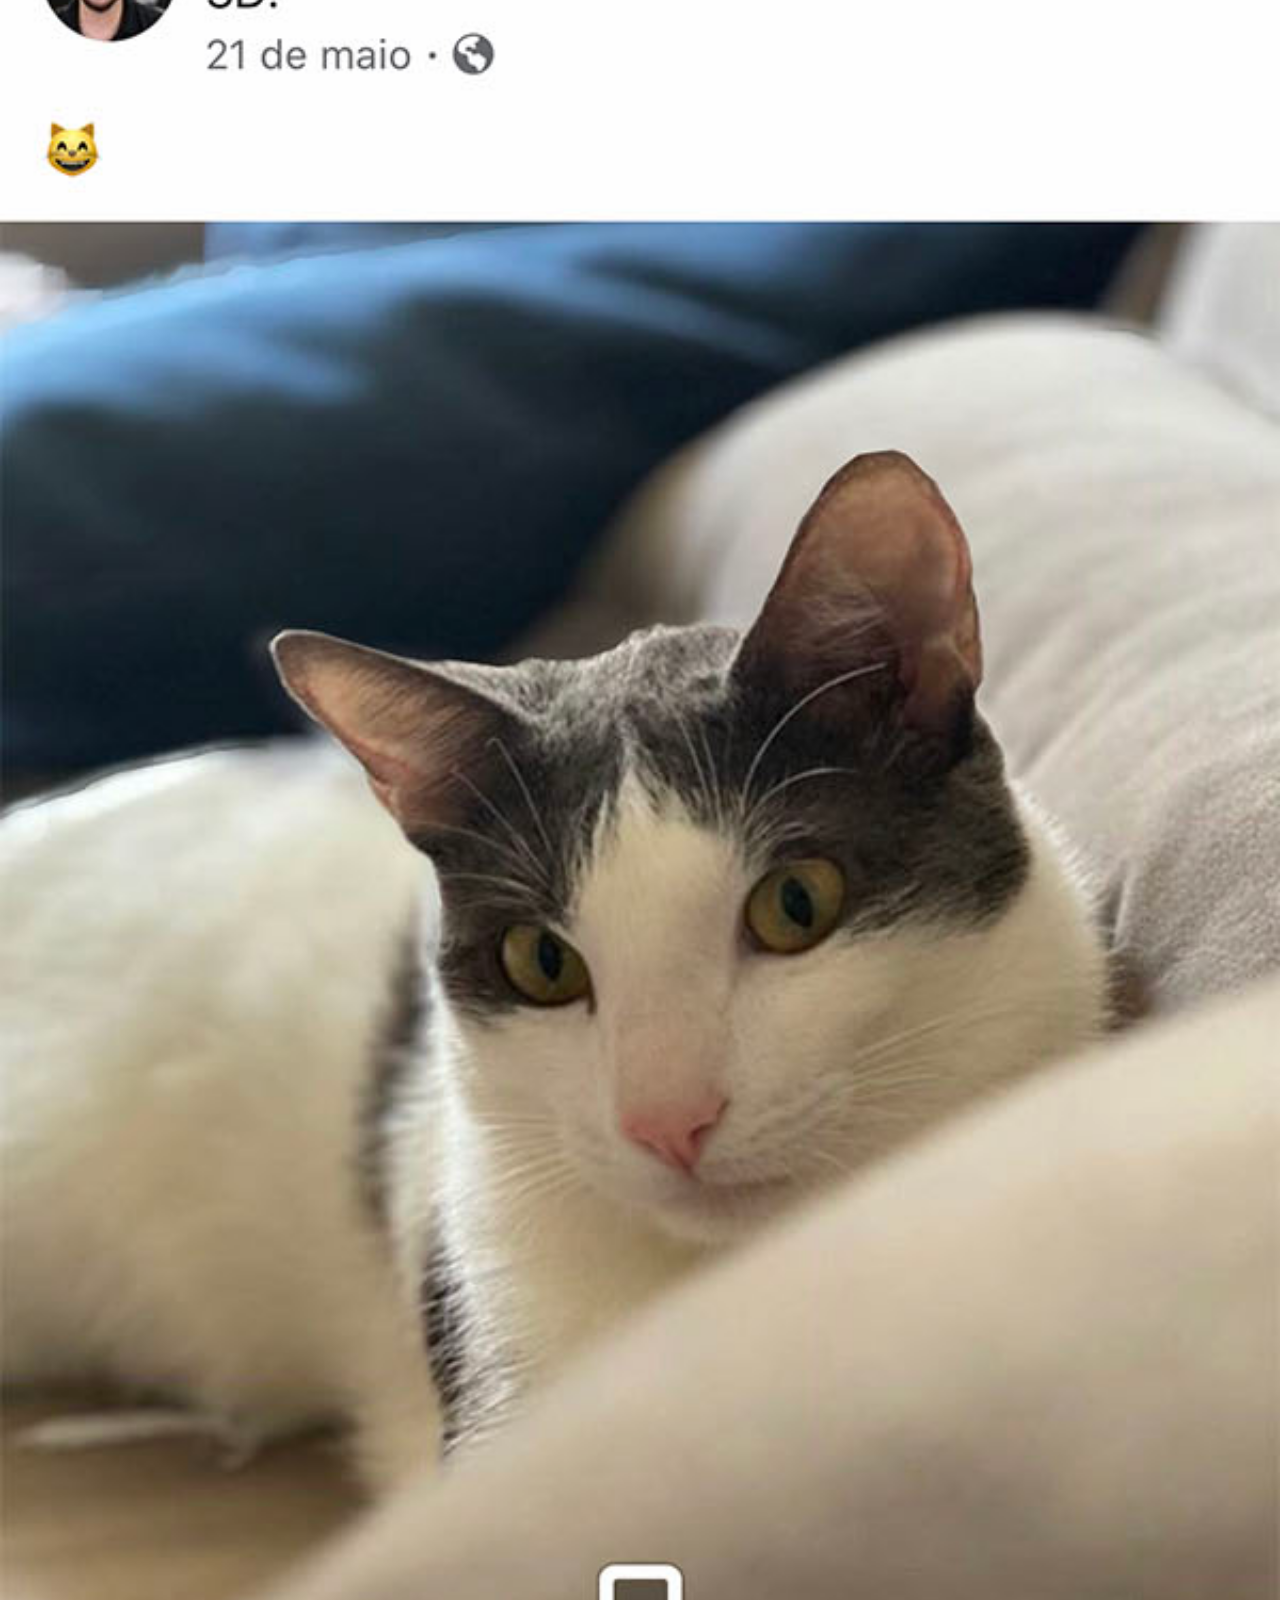
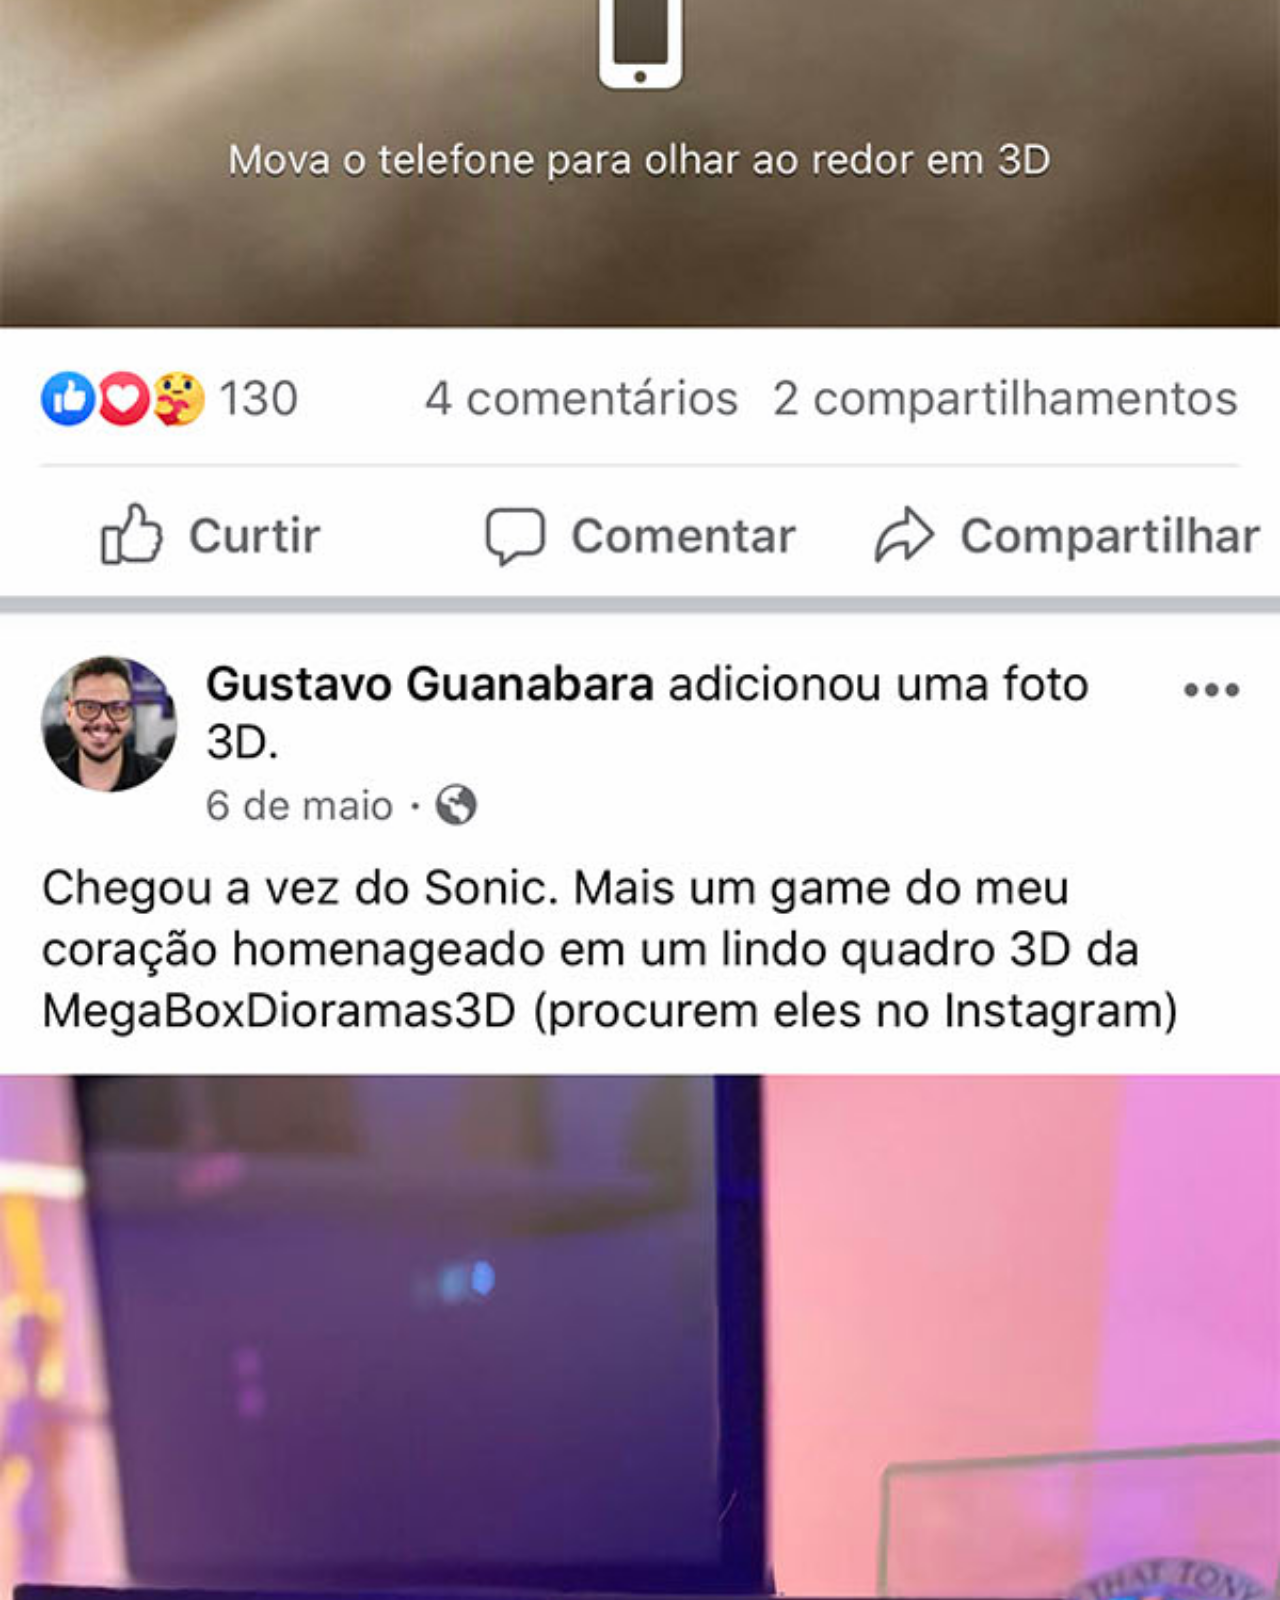
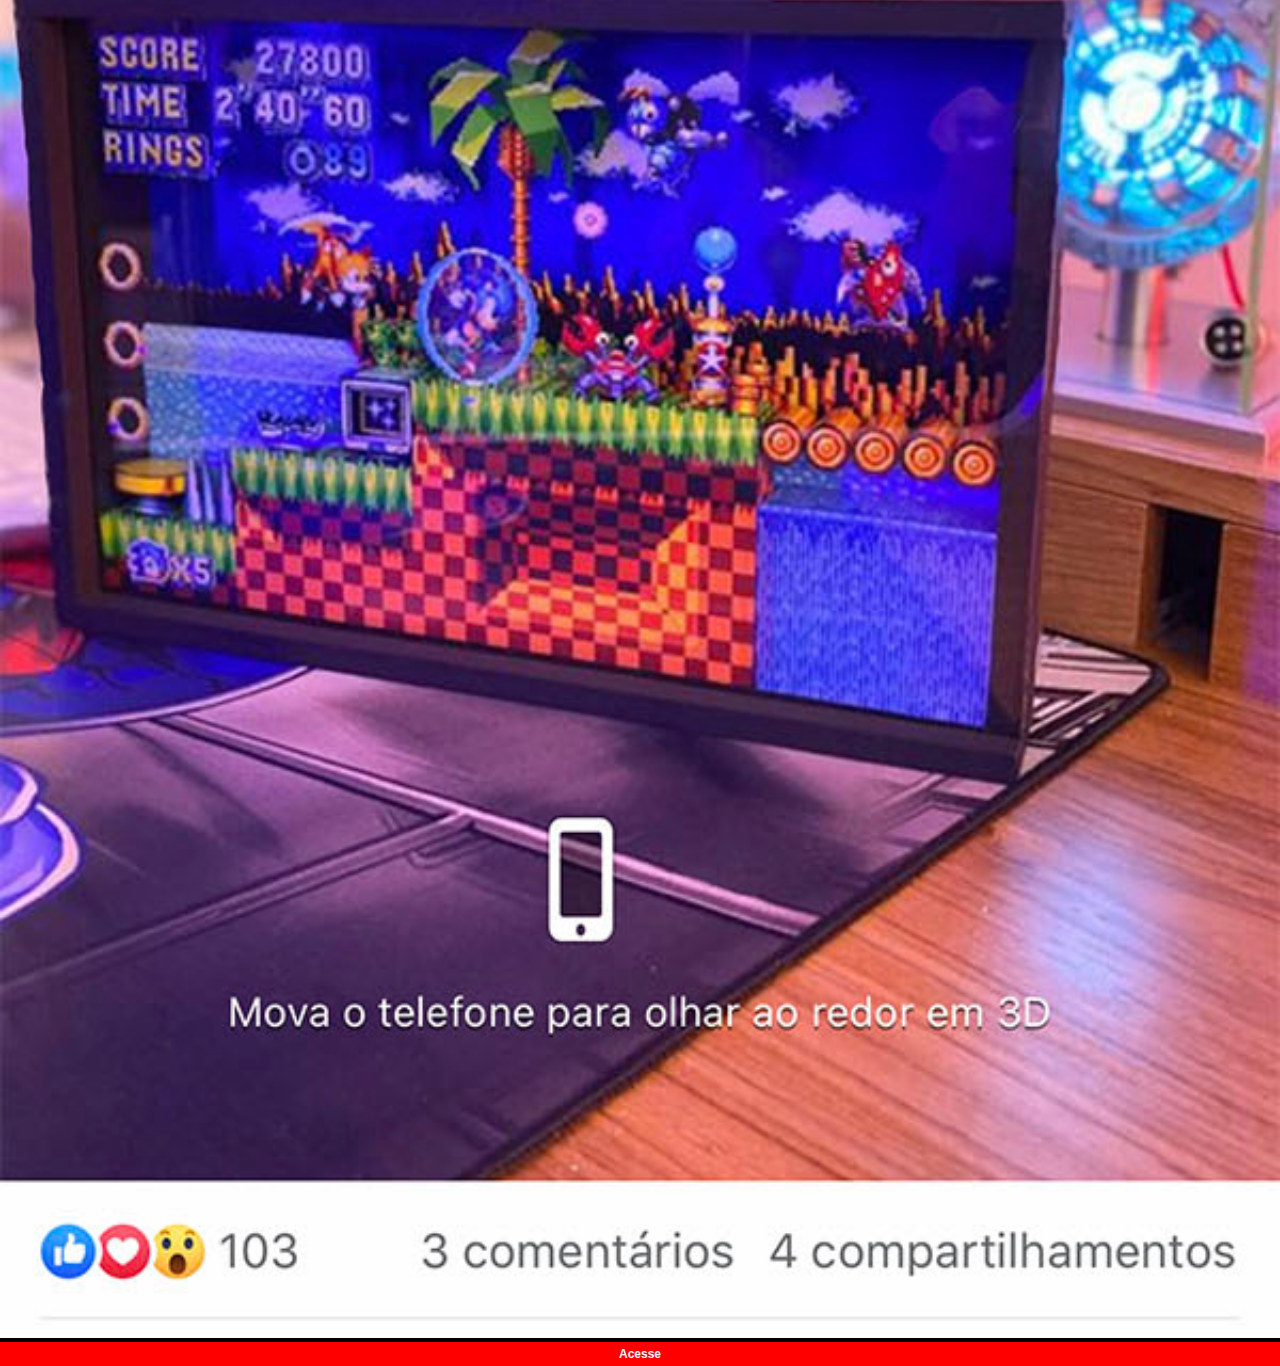
<file: rede-social/pag005.html>
<!DOCTYPE html>
<html lang="pt-br">
<head>
    <meta charset="UTF-8">
    <meta http-equiv="X-UA-Compatible" content="IE=edge">
    <meta name="viewport" content="width=device-width, initial-scale=1.0">
    <title>Twitter</title>
    <link rel="stylesheet" href="estilo/social.css">
</head>
<body>
    <img src="imagens/tela-facebook.jpg">
    <a href="https://www.facebook.com/gustavoguanabara" target="_blank">Acesse</a>
</body>
</html>
</file>
<file: android/estilo/style.css>
@import url('https://fonts.googleapis.com/css2?family=Bebas+Neue&display=swap');


@font-face {
    font-family: 'Android';
    src: url('../fontes/idroid.otf') format('opentype');
    font-weight: normal;
}

:root {
    --cor0: #c5ebd6;
    --cor1: #83e1ad;
    --cor2: #3ddc84;
    --cor3: #2fa866;
    --cor4: #1a5c37;
    --cor5: #063d1e;

    --font-padrao: Arial, Verdana, Helvetica, sans-serif;
    --font-destaque: 'Bebas Neue', cursive;
    --font-android: 'Android', cursive;
}

*{
    margin: 0px;
    padding: 0px;
}

body {
    background-color: var(--cor0);
    font-family: var(--font-padrao);
}

a.externo::after {
    content: '\00A0\1F517';
}

header {
    background-image: linear-gradient(to bottom, var(--cor3), var(--cor5));
    min-height: 150px;
    text-align: center;
    padding-top: 40px;
}

header > h1 {
    color: white;
    font-size: 3em;
    font-family: var(--font-destaque);
    font-weight: normal;
    margin-bottom: 20px;
    text-shadow: 2px 2px 0px rgba(0, 0, 0, 0.205);
}

header > p {
    color: white;
    font-size: 1.2em;
    font-family: var(--font-padrao);
    max-width: 600px;
    padding-left: 10px;
    padding-right: 10px;
    margin: auto;
    padding-bottom: 50px;
    text-shadow: 2px 2px 0px rgba(0, 0, 0, 0.205);
}

nav {
    background-color: var(--cor5);
    padding: 10px;
    text-shadow: 0px 7px 7px rgba(0, 0, 0, 0.205);
}

nav > a {
    color: var(--cor1);
    padding: 10px;
    border-radius: 5px;
    text-decoration: none;
    font-weight: bold;
    transition-duration: 0.5s;
}

nav > a:hover {
    background-color: var(--cor3);
    color: var(--cor5);
}

main {
    min-width: 300px;
    max-width: 1000px;
    margin: auto;
    background-color: white;
    margin-bottom: 30px;
    padding: 20px;
    box-shadow: 0px 0px 10px rgba(0, 0, 0, 0.466) ;
    border-bottom-left-radius: 10px;
    border-bottom-right-radius: 10px;
}

main h1 {
    color: var(--cor5);
    font-family: var(--font-android);
    font-weight: normal;
    font-size: 1.8em;
}

main h2 {
    font-family: var(--font-android);
    color: var(--cor4);
    font-size: 1.3em;
    font-weight: normal;
    background-image: linear-gradient(to right, var(--cor1),transparent);
    text-indent: 8px;
}

main p {
    margin: 15px 0px;
    text-align: justify;
    text-indent: 30px;
    font-size: 1em;
    line-height: 2em;
}

main a {
    text-decoration: none;
    font-weight: bold;
    color: var(--cor5);
    background-color: var(--cor1);
    padding: 2px 6px;
}

main a:hover {
    text-decoration: underline;
    color: var(--cor4);
}

main strong {
    color: var(--cor4);
    font-weight: bold;
}

main img {
    width: 100%;
}

main img.pequena {
    max-width: 350px;
    display: block;
    margin: auto;
}

div.video {
    background-color: var(--cor5);
    margin: 0px -20px 30px -20px;
    padding: 20px;
    padding-bottom: 59%;
    position: relative;
}

div.video > iframe {
    position: absolute;
    top: 5%;
    left: 5%;
    width: 90%;
    height: 90%;

}

aside {
    background-color: var(--cor1);
    padding: 10px;
    border-radius: 10px;
    box-shadow: 3px 3px 8px rgba(0, 0, 0, 0.281);
}

aside > h3 {
    background-color: var(--cor4);
    color: white;
    padding: 10px;
    margin: -10px -10px 0px -10px;
    border-radius: 10px 10px 0px 0px;

}

aside > ul {
    list-style-type: '\2714\00A0\00A0';
    list-style-position: inside;
    columns: 2;
}

footer {
    background-color: var(--cor5);
    color: white;
    text-align: center;
    font-size: 0.8em;
    padding: 5px;
}

footer a {
    color: white;
    font-weight: bolder;
    text-decoration: none;
}

footer a:hover {
    text-decoration: underline;
    color: var(--cor1);
}
</file>
<file: mobile-first/estilo/style.css>
* {
    font-family: Arial, Helvetica, sans-serif;
    font-size: 1em;
    margin: 0px;
    padding: 0px;
    box-shadow: border-box;
}

html {
    height: 100vh;
}

body {
    background: black url(../imagens/back-phone.jpg) no-repeat fixed;
    background-size: cover;
    background-position: center center;
}

main {
    background-color: rgba(255, 255, 255, 0.842);
    width: 400px;
    margin: auto;
    margin-top: 20px;
    border-radius: 10px;
    padding: 10px;
}

h1 {
    text-align: center;
    color: white;
    font-size: 2em;
    text-shadow: 2px 2px 2px rgba(0, 0, 0, 0.459);
}

img {
    display: block;
    margin: auto;
}

img#fn { display: block;}
img#tb { display: none;}
img#pt { display: none;}
img#dp { display: none;}
img#tv { display: none;}
</file>
<file: mobile-first/estilo/media-query.css>
@media print {

}

@media screen and (min-width: 768px) and (max-width: 992px) {
    body {
        background-image: url(../imagens/back-tablet.jpg);
    }
    img#fn { display: none;}
    img#tb { display: block;}
    img#pt { display: none;}
    img#dp { display: none;}
    img#tv { display: none;}
}

@media screen and (min-width: 992px) and (max-width: 1200px) {
    body {
        background-image: url(../imagens/back-pc.jpg);
    }
    img#fn { display: none;}
    img#tb { display: none;}
    img#pt { display: none;}
    img#dp { display: block;}
    img#tv { display: none;}
    
}

@media screen and (min-width: 1200px) {
    body {
        background-image: url(../imagens/back-tv.jpg);
    }
    img#fn { display: none;}
    img#tb { display: none;}
    img#pt { display: none;}
    img#dp { display: none;}
    img#tv { display: block;}
}
</file>
<file: projeto-cordel/estilo/style.css>
@import url('https://fonts.googleapis.com/css2?family=Passion+One:wght@400;700;900&display=swap');

@import url('https://fonts.googleapis.com/css2?family=Sriracha&display=swap');

:root {
    --font1: Verdana, Geneva, Tahoma, sans-serif;  
    --font2: 'Passion One', cursive;
    --font3: 'Sriracha', cursive;
}

* {
    margin: 0px;
    padding: 0px;
    font-size: 1em;
}

html, body {
    min-height: 100vh;
    background-color: darkgray;
    font-family: var(--font1);
}

header {
    background-color: black;
    color: white;
    text-align: center;
}

header > h1 {
    padding: 50px;
    font-variant: small-caps;
    font-family: var(--font2);
    font-size: 10vw;
}

header > p {
    padding-bottom: 50px;
}

header a, footer a {
    color: white;
    text-decoration: none;
    font-weight: bolder;
}

header a:hover, footer a:hover {
    color: white;
    text-decoration: none;
    font-weight: bolder;
}

section {
    padding: 10vh;
    padding-bottom: 10vh;
    line-height: 2em;
    padding-left: 30px;
    font-family: var(--font3);
    font-size: 3.5vw;
}

section > p {
    padding-bottom: 2em;
}

section.normal {
    background-color: white;
    color: black;
}

section.imagem {
    background-color: rgb(51, 51, 51);
    color: white;
    box-shadow: inset 6px 6px 13px 0px rgba(0, 0, 0, 0.473);
    background-size: cover;
    background-attachment: fixed;
}

section.imagem > p {
    display: inline-block;
    padding: 5px;
    background-color: rgba(0, 0, 0, 0.253);
    text-shadow: 1px 1px 0px black;
}

section#img01 {
    background-image: url(../imagens/background001.jpg);
    background-position: right center;
}

section#img02 {
    background-image: url(../imagens/background002.jpg);
}

footer {
    background-color: black;
    color: white;
    text-align: center;
    padding: 10px;
}
</file>
<file: rede-social/estilo/style.css>
* {
    margin: 0px;
    padding: 0px;
    font-family: Arial, Helvetica, sans-serif;
}

html, body {
    height: 100vh;
    width: 100vw;
    background-color: black;
}

body {
    background: url(../imagens/fundo-madeira.jpg) no-repeat top center;
    background-size: cover;
    background-attachment: fixed;
}

main {
    position: relative;
    height: 100vh;
}

section#fone {
    position: absolute;
    top: 50%;
    left: 50%;
    transform: translate(-50%, -50%);

    height: 450px;
    width: 224px;
    background: url('../imagens/frame-iphone450.png')no-repeat;
}

iframe#tela {
    position: relative;
    top: 59px;
    left: 17px;
    width: 190px;
    height: 338px;
}

section#rs {
    text-align: right;
}


section#rs img {
    width: 50px;
    margin: 50px;
    margin-bottom: 40px;
    border-radius: 50%;
    box-shadow: 2px 2px 5px rgba(0, 0, 0, 0.199);
}

section#rs img:hover {
    border: 2px solid rgba(255, 255, 255, 0.582);
    transform: translate(-3px, -3px);
    box-shadow: 5px 5px 10px rgba(0, 0, 0, 0.39);
    transition: tranform .1s;
}
</file>
<file: rede-social/estilo/social.css>
* {
    margin: 0px;
    padding: 0px;
    font-family: Arial, Helvetica, sans-serif;
}

body {
    background-color: black;
}

::-webkit-scrollbar {
    width: 0px;
    height: 0px;
}

img {
    width: 100vw;
}

a {
    display: block;
    background-color: rgb(255, 0, 0);
    color: aliceblue;
    padding: 5px;
    font-size: 12px;
    text-align: center;
    font-weight: bolder;
    text-decoration: none;
}
</file>
